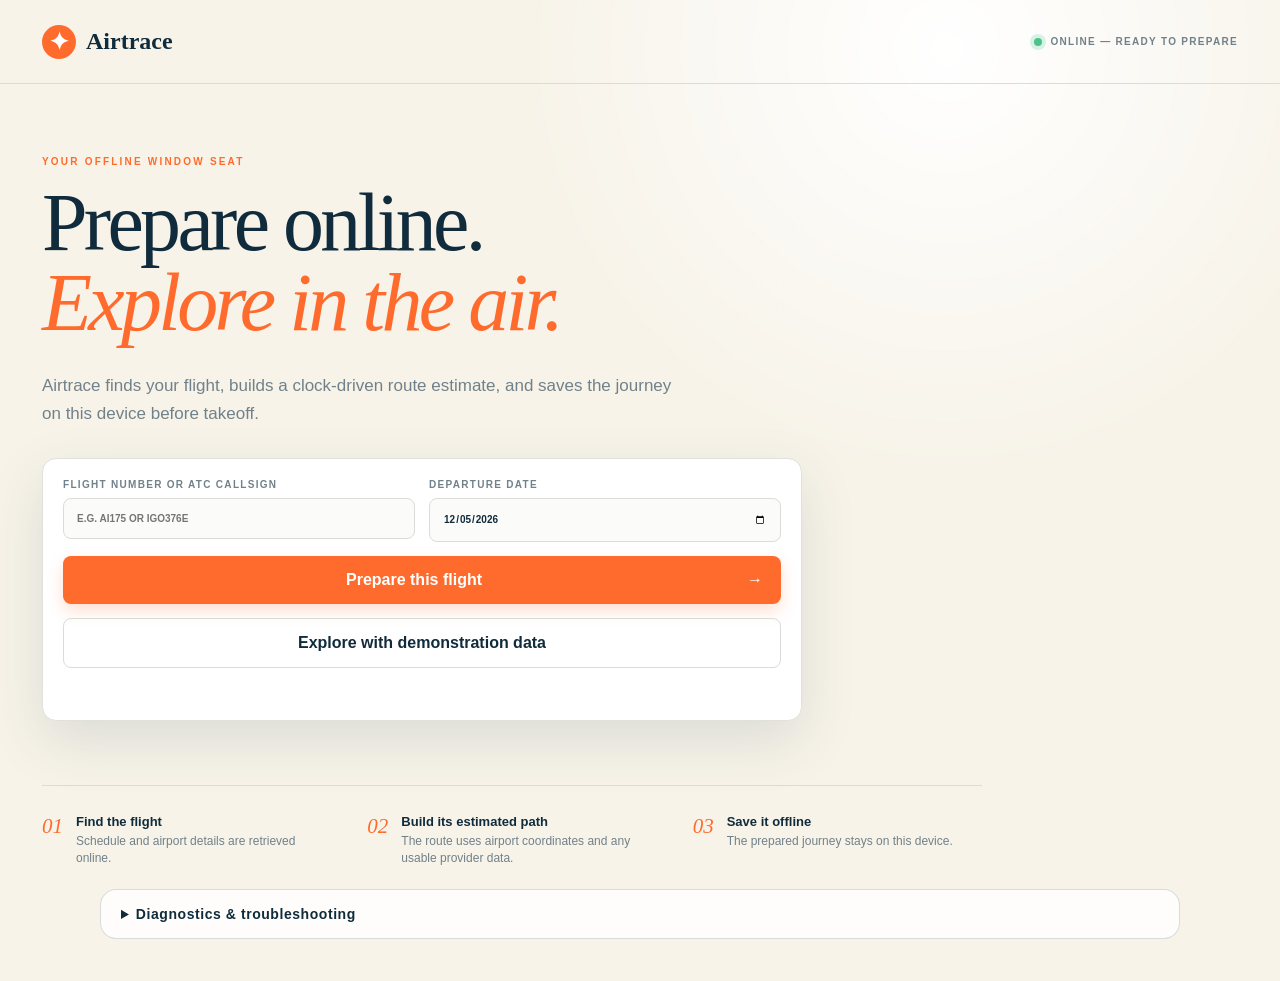
<file: index.html>
<!doctype html>
<html lang="en">
<head>
  <meta charset="utf-8">
  <meta name="viewport" content="width=device-width, initial-scale=1">
  <meta name="theme-color" content="#102c3c">

  <meta
    name="description"
    content="Prepare a flight online, then follow its estimated route offline."
  >

  <link rel="manifest" href="./manifest.webmanifest">

  <link
    rel="stylesheet"
    href="./vendor/maplibre-gl.css?v=5.19.0"
  >

  <link rel="stylesheet" href="./styles.css?v=4">

  <style>
    html {
      width: 100%;
      overflow-x: hidden;
      -webkit-text-size-adjust: 100%;
    }
    body {
      width: 100%;
      min-width: 0;
      overflow-x: hidden;
    }
    .location-strip {
      margin-top: 18px;
      padding: 18px 22px;
      border: 1px solid rgba(16, 44, 60, .16);
      border-radius: 16px;
      background: rgba(255, 255, 255, .8);
      display: flex;
      align-items: center;
      justify-content: space-between;
      gap: 20px;
    }
    .location-strip span,
    .timeline-time span {
      display: block;
      color: #71838d;
      font-size: 11px;
      font-weight: 800;
      letter-spacing: .14em;
    }
    .location-strip strong { color: #102c3c; font-size: 24px; }
    .location-strip small { color: #71838d; text-align: right; }
    .turbulence-panel {
      margin-top: 18px;
      padding: 18px 22px;
      border: 1px solid rgba(16, 44, 60, .16);
      border-radius: 16px;
      background: rgba(255, 255, 255, .88);
      display: grid;
      grid-template-columns: minmax(0, 1fr) auto;
      gap: 18px;
      align-items: center;
    }
    .turbulence-panel span {
      display: block;
      color: #71838d;
      font-size: 11px;
      font-weight: 800;
      letter-spacing: .14em;
    }
    .turbulence-panel strong { display: block; margin-top: 4px; color: #102c3c; font-size: 20px; }
    .turbulence-panel small { display: block; margin-top: 4px; color: #71838d; line-height: 1.45; }
    .turbulence-badge {
      min-width: 90px;
      padding: 10px 13px;
      border-radius: 999px;
      color: #102c3c;
      background: #e9f7f0;
      text-align: center;
      font-size: 12px;
      font-weight: 900;
      letter-spacing: .08em;
    }
    .turbulence-panel.advisory .turbulence-badge { color: #7a2d0d; background: #fff0e8; }
    .distance-remaining { color: #102c3c !important; font-weight: 800; }
    .diagnostics-panel {
      width: min(1080px, 100%);
      margin: 22px auto 0;
      padding: 0;
      border: 1px solid rgba(16, 44, 60, .16);
      border-radius: 16px;
      background: rgba(255, 255, 255, .82);
      color: #102c3c;
    }
    .diagnostics-panel summary {
      padding: 16px 20px;
      cursor: pointer;
      font-size: 14px;
      font-weight: 850;
      letter-spacing: .04em;
    }
    .diagnostics-content { padding: 0 20px 20px; }
    .diagnostics-content p,
    .diagnostics-content small { color: #71838d; line-height: 1.5; }
    .diagnostics-content small { display: block; margin-top: 9px; }
    .diagnostics-option {
      display: flex;
      align-items: flex-start;
      gap: 9px;
      margin: 14px 0;
      color: #102c3c;
      font-size: 13px;
      font-weight: 700;
    }
    .diagnostics-option input { width: 18px; height: 18px; flex: 0 0 auto; }
    .diagnostics-actions { display: flex; flex-wrap: wrap; gap: 8px; }
    .diagnostics-actions button {
      min-height: 42px;
      padding: 9px 14px;
      border: 1px solid rgba(16, 44, 60, .18);
      border-radius: 999px;
      background: #fff;
      color: #102c3c;
      font: inherit;
      font-size: 13px;
      font-weight: 800;
      cursor: pointer;
    }
    .diagnostics-actions .diagnostics-primary { background: #102c3c; color: #fff; }
    .sensor-panel {
      margin-top: 18px;
      padding: 18px 22px;
      border: 1px solid rgba(16, 44, 60, .16);
      border-radius: 16px;
      background: rgba(255, 255, 255, .88);
      display: grid;
      grid-template-columns: minmax(0, 1fr) auto;
      align-items: center;
      gap: 16px;
    }
    .sensor-copy span,
    .milestone-heading span,
    .milestone-card span {
      display: block;
      color: #71838d;
      font-size: 11px;
      font-weight: 800;
      letter-spacing: .14em;
    }
    .sensor-copy strong { color: #102c3c; font-size: 19px; }
    .sensor-copy small { display: block; margin-top: 3px; color: #71838d; }
    .sensor-actions { display: flex; flex-wrap: wrap; justify-content: flex-end; gap: 8px; }
    .sensor-actions button {
      min-height: 42px;
      padding: 9px 13px;
      border: 1px solid rgba(16, 44, 60, .18);
      border-radius: 999px;
      background: #fff;
      color: #102c3c;
      font: inherit;
      font-size: 13px;
      font-weight: 800;
      cursor: pointer;
    }
    .sensor-actions .sensor-primary { background: #102c3c; color: #fff; }
    .sensor-actions button:disabled { cursor: default; opacity: .55; }
    .milestone-panel {
      margin-top: 18px;
      padding: 18px 22px;
      border: 1px solid rgba(16, 44, 60, .16);
      border-radius: 16px;
      background: rgba(255, 255, 255, .88);
    }
    .milestone-heading {
      display: flex;
      align-items: end;
      justify-content: space-between;
      gap: 16px;
      margin-bottom: 14px;
    }
    .milestone-heading strong { color: #102c3c; font-size: 19px; }
    .milestone-heading small { color: #71838d; text-align: right; }
    .milestone-grid {
      display: grid;
      grid-template-columns: repeat(3, minmax(0, 1fr));
      gap: 10px;
    }
    .milestone-card {
      min-width: 0;
      padding: 13px;
      border: 1px solid rgba(16, 44, 60, .13);
      border-radius: 12px;
      background: #fff;
    }
    .milestone-card strong {
      display: block;
      margin-top: 4px;
      color: #102c3c;
      font-size: 18px;
    }
    .milestone-card small {
      display: block;
      min-height: 32px;
      margin: 3px 0 10px;
      color: #71838d;
      line-height: 1.35;
    }
    .milestone-card button {
      width: 100%;
      min-height: 38px;
      padding: 8px 10px;
      border: 1px solid rgba(16, 44, 60, .18);
      border-radius: 999px;
      background: #fff;
      color: #102c3c;
      font: inherit;
      font-size: 12px;
      font-weight: 800;
      cursor: pointer;
    }
    .milestone-card.confirmed {
      border-color: rgba(255, 107, 44, .42);
      background: rgba(255, 107, 44, .055);
    }
    .milestone-card.confirmed button { background: #102c3c; color: #fff; }
    .timeline-time {
      margin-bottom: 8px;
      display: grid;
      grid-template-columns: 1fr 1fr 1fr;
      align-items: end;
    }
    .timeline-time div:nth-child(2) { text-align: center; }
    .timeline-time div:last-child { text-align: right; }
    .timeline-time strong { color: #102c3c; font-size: 15px; }
    .timeline-time .current-time strong { color: #ff6b2c; font-size: 18px; }
    .remaining .live-clock {
      display: block;
      margin-top: 7px;
      color: #102c3c;
      font-size: 13px;
      font-weight: 800;
      font-variant-numeric: tabular-nums;
      letter-spacing: .03em;
    }
    .remaining-value-row {
      display: flex;
      align-items: baseline;
      justify-content: flex-end;
      gap: 12px;
    }
    .remaining-value-row .distance-remaining {
      margin: 0;
      padding: 5px 9px;
      border: 1px solid rgba(16, 44, 60, .14);
      border-radius: 999px;
      background: rgba(255, 255, 255, .78);
      color: #102c3c;
      font-size: 12px;
      font-weight: 800;
      white-space: nowrap;
    }
    .metrics { grid-template-columns: 1.25fr repeat(4, minmax(0, 1fr)) !important; }
    .coordinates-value {
      display: flex;
      align-items: center;
      justify-content: space-between;
      gap: 10px;
    }
    .heading-compass {
      width: 40px;
      height: 40px;
      flex: 0 0 40px;
      display: grid;
      place-items: center;
      border: 1px solid rgba(16, 44, 60, .16);
      border-radius: 50%;
      color: #ff6b2c;
      background: #fff8f3;
    }
    .heading-compass i {
      display: block;
      font-size: 22px;
      font-style: normal;
      line-height: 1;
      transform: rotate(0deg);
      transition: transform .35s ease;
    }
    .metric-speed strong { white-space: nowrap; }
    #previewSlider {
      width: 100%;
      height: 36px;
      margin-top: 5px;
      appearance: none;
      -webkit-appearance: none;
      background: transparent;
      cursor: pointer;
    }
    #previewSlider::-webkit-slider-runnable-track {
      height: 3px;
      border-radius: 3px;
      background: linear-gradient(90deg, #ff6b2c 0 var(--slider-progress, 0%), #dfe5e6 var(--slider-progress, 0%) 100%);
    }
    #previewSlider::-webkit-slider-thumb {
      width: 38px;
      height: 38px;
      margin-top: -18px;
      border: 3px solid #fff;
      border-radius: 50%;
      appearance: none;
      -webkit-appearance: none;
      background-color: #ff6b2c;
      background-image: url("data:image/svg+xml,%3Csvg xmlns='http://www.w3.org/2000/svg' viewBox='0 0 32 32'%3E%3Cg transform='rotate(90 16 16)'%3E%3Cpath fill='white' d='M16 3l3 10 9 4v3l-9-2-1 7 4 3v2l-6-2-6 2v-2l4-3-1-7-9 2v-3l9-4 3-10z'/%3E%3C/g%3E%3C/svg%3E");
      background-position: center;
      background-repeat: no-repeat;
      background-size: 25px;
      box-shadow: 0 3px 9px rgba(16, 44, 60, .28);
    }
    #previewSlider::-moz-range-track { height: 3px; border-radius: 3px; background: #dfe5e6; }
    #previewSlider::-moz-range-progress { height: 3px; border-radius: 3px; background: #ff6b2c; }
    #previewSlider::-moz-range-thumb {
      width: 34px;
      height: 34px;
      border: 3px solid #fff;
      border-radius: 50%;
      background: #ff6b2c;
      box-shadow: 0 3px 9px rgba(16, 44, 60, .28);
    }
    #mapCanvas .plane-marker {
      display: none !important;
    }
    #mapCanvas .plane-marker svg {
      width: 46px;
      height: 46px;
    }
    #mapCanvas .plane-marker::before,
    #mapCanvas .plane-marker::after {
      inset: 2px;
    }
    @media (max-width: 650px) {
      .topbar,
      main,
      .setup,
      .tracker,
      .prepare-card,
      .fields,
      .fields label,
      .route-meta,
      .map,
      .metrics,
      .location-strip,
      .sensor-panel,
      .milestone-panel,
      .turbulence-panel,
      .diagnostics-panel,
      .timeline {
        width: 100%;
        min-width: 0;
        max-width: 100%;
      }
      .topbar,
      main {
        padding-left: 14px;
        padding-right: 14px;
      }
      .setup { padding-top: 38px; }
      .intro h1 {
        max-width: 100%;
        font-size: clamp(40px, 12vw, 48px);
        overflow-wrap: anywhere;
      }
      .lede { font-size: 15px; }
      .prepare-card { padding: 15px; }
      .fields input,
      #flightNumber,
      #flightDate {
        display: block;
        width: 100%;
        min-width: 0;
        max-width: 100%;
        font-size: 16px !important;
        line-height: 1.25;
      }
      .primary,
      .secondary {
        min-height: 50px;
        white-space: normal;
        font-size: 16px;
      }
      .flight-heading h1 {
        max-width: 100%;
        overflow-wrap: anywhere;
      }
      .remaining-value-row { justify-content: flex-start; flex-wrap: wrap; }
      .route-meta span { max-width: 100%; }
      .map {
        height: 42svh;
        min-height: 280px;
        max-height: 420px;
      }
      .map-loading {
        padding: 20px;
        text-align: center;
        white-space: normal;
      }
      .estimate-pill {
        max-width: calc(100% - 88px);
        white-space: nowrap;
      }
      .location-strip { align-items: flex-start; flex-direction: column; }
      .location-strip small { text-align: left; }
      .sensor-panel { grid-template-columns: 1fr; padding: 15px; }
      .turbulence-panel { grid-template-columns: 1fr; padding: 15px; }
      .turbulence-badge { justify-self: start; }
      .diagnostics-panel summary { padding: 15px; }
      .diagnostics-content { padding: 0 15px 15px; }
      .diagnostics-actions button { flex: 1 1 145px; }
      .sensor-actions { justify-content: flex-start; }
      .sensor-actions button { flex: 1 1 145px; }
      .milestone-panel { padding: 15px; }
      .milestone-heading { align-items: flex-start; flex-direction: column; }
      .milestone-heading small { text-align: left; }
      .milestone-grid { grid-template-columns: 1fr; }
      .metrics { grid-template-columns: 1fr 1fr !important; }
      .metrics .metric-wide { grid-column: 1 / -1; }
      .metrics .metric-altitude { border-right: 1px solid rgba(16, 44, 60, .16); }
      .metrics .metric-speed { border-right: 0; }
      .timeline { padding: 14px; }
      #previewSlider { min-height: 32px; }
    }
  </style>

  <title>Airtrace — Offline Flight Tracker</title>
</head>

<body>
  <header class="topbar">
    <a class="brand" href="./" aria-label="Airtrace home">
      <span>✦</span>
      Airtrace
    </a>

    <div class="network" id="network">
      <i></i>
      <b>Checking connection</b>
    </div>
  </header>

  <main>
    <!-- Flight search screen -->
    <section class="setup" id="setupView">
      <div class="intro">
        <p class="kicker">YOUR OFFLINE WINDOW SEAT</p>

        <h1>
          Prepare online.<br>
          <em>Explore in the air.</em>
        </h1>

        <p class="lede">
          Airtrace finds your flight, builds a clock-driven route estimate,
          and saves the journey on this device before takeoff.
        </p>
      </div>

      <form class="prepare-card" id="prepareForm">
        <div class="fields">
          <label>
            Flight number or ATC callsign

            <input
              id="flightNumber"
              placeholder="e.g. AI175 or IGO376E"
              autocomplete="off"
              required
            >
          </label>

          <label>
            Departure date

            <input
              id="flightDate"
              type="date"
              required
            >
          </label>
        </div>

        <button class="primary" id="prepareButton">
          Prepare this flight
          <span>→</span>
        </button>

        <button class="secondary" id="demoButton" type="button">
          Explore with demonstration data
        </button>

        <div class="message" id="message" role="status"></div>
      </form>

      <div class="steps">
        <article>
          <b>01</b>

          <div>
            <strong>Find the flight</strong>

            <span>
              Schedule and airport details are retrieved online.
            </span>
          </div>
        </article>

        <article>
          <b>02</b>

          <div>
            <strong>Build its estimated path</strong>

            <span>
              The route uses airport coordinates and any usable provider data.
            </span>
          </div>
        </article>

        <article>
          <b>03</b>

          <div>
            <strong>Save it offline</strong>

            <span>
              The prepared journey stays on this device.
            </span>
          </div>
        </article>
      </div>
    </section>

    <!-- Saved flight tracker screen -->
    <section class="tracker hidden" id="trackerView">
      <div class="flight-heading">
        <div>
          <p class="kicker" id="flightIdentity"></p>

          <h1>
            <span id="originCity"></span>
            <i>→</i>
            <span id="destinationCity"></span>
          </h1>
        </div>

        <div class="remaining">
          <span id="phaseLabel">TIME REMAINING</span>
          <div class="remaining-value-row">
            <strong id="remainingTime">—</strong>
            <small class="distance-remaining" id="distanceRemaining">— km remaining</small>
          </div>
          <small id="arrivalTime"></small>
          <small class="live-clock" id="liveClock" aria-label="Current device time"></small>
        </div>
      </div>

      <div class="route-meta">
        <span id="routeSource"></span>
        <span id="savedStatus" aria-live="polite">Saved for offline use</span>

        <button id="refreshFlight" type="button">
          ↻ Refresh live details
        </button>

        <button id="changeFlight" type="button">
          ⌂ Track a fresh journey
        </button>
      </div>

      <div class="sensor-panel">
        <div class="sensor-copy">
          <span>PHONE SENSOR ASSIST — BETA</span>
          <strong id="sensorStatus">Simulation only</strong>
          <small id="sensorDetail">Turn this on after boarding to improve takeoff, position and landing estimates.</small>
        </div>

        <div class="sensor-actions">
          <button class="sensor-primary" id="sensorButton" type="button">Use phone location</button>
        </div>
      </div>

      <div class="milestone-panel">
        <div class="milestone-heading">
          <div>
            <span>BLOCK & FLIGHT MILESTONES</span>
            <strong>Departure to landing</strong>
          </div>
          <small>Gate departure is shown separately. Airborne timing uses confirmed runway events or a distance model.</small>
        </div>

        <div class="milestone-grid">
          <article class="milestone-card" id="doorClosedCard">
            <span>01 · GATE OUT</span>
            <strong id="doorClosedTime">—</strong>
            <small id="doorClosedDetail">Scheduled or revised gate departure</small>
            <button id="doorClosedButton" type="button">Doors closed now</button>
          </article>

          <article class="milestone-card" id="takeoffCard">
            <span>02 · WHEELS UP</span>
            <strong id="takeoffTime">—</strong>
            <small id="takeoffDetail">Takeoff or runway departure</small>
            <button id="takeoffButton" type="button">We just took off</button>
          </article>

          <article class="milestone-card" id="landedCard">
            <span>03 · WHEELS DOWN</span>
            <strong id="landedTime">—</strong>
            <small id="landedDetail">Landing or runway arrival</small>
            <button id="landedButton" type="button">We have landed</button>
          </article>

        </div>
      </div>

      <div
        class="map"
        aria-label="Estimated flight position on an interactive world map"
      >
        <div id="mapCanvas"></div>

        <div class="map-loading" id="mapLoading">
          Loading detailed map…
        </div>

        <div class="estimate-pill">
          ● &nbsp; ESTIMATED POSITION
        </div>

        <div class="offline-map-note" id="offlineMapNote">
          Offline map: only previously viewed tiles are available. Unvisited areas or extra zoom levels may appear blank.
        </div>
      </div>

      <div class="metrics">
        <article class="metric-wide">
          <span>JOURNEY</span>

          <strong id="progressText">—</strong>

          <div class="bar">
            <i id="progressBar"></i>
          </div>

          <small id="phaseDetail"></small>
        </article>

        <article class="metric-wide">
          <span id="coordinatesLabel">TRAVEL DIRECTION & POSITION</span>
          <div class="coordinates-value">
            <strong id="travelDirection">—</strong>
            <span class="heading-compass" id="headingCompass" aria-label="Aircraft heading"><i>▲</i></span>
          </div>
          <small id="headingDetail">Direction of travel unavailable</small>
          <small id="coordinateDetail"></small>
        </article>

        <article class="metric-altitude">
          <span id="altitudeLabel">ESTIMATED ALTITUDE</span>
          <strong id="altitude">—</strong>

          <small id="altitudeDetail">
            Derived from the usual route profile
          </small>
        </article>

        <article class="metric-speed">
          <span id="speedLabel">ESTIMATED SPEED</span>
          <strong id="speed">—</strong>
          <small id="speedDetail">Derived from the route estimate</small>
        </article>

        <article class="metric-wide">
          <span>ROUTE CONFIDENCE</span>
          <strong id="confidence">—</strong>
          <small id="sampleDetail"></small>
        </article>
      </div>

      <div class="location-strip">
        <div>
          <span>CURRENTLY FLYING OVER</span>
          <strong id="flyingOver">—</strong>
        </div>
        <small id="flyingOverDetail">Estimated from the simulated route</small>
      </div>

      <div class="turbulence-panel" id="turbulencePanel">
        <div>
          <span>TURBULENCE OUTLOOK</span>
          <strong id="turbulenceTitle">Not checked</strong>
          <small id="turbulenceDetail">Refresh while online before departure to check published aviation advisories.</small>
        </div>
        <div class="turbulence-badge" id="turbulenceBadge">ADVISORY</div>
      </div>

      <div class="timeline">
        <div class="timeline-time">
          <div><span>TAKEOFF</span><strong id="originTime">—</strong></div>
          <div class="current-time"><span>SIMULATED TIME</span><strong id="currentFlightTime">—</strong></div>
          <div><span>LANDING</span><strong id="destinationTime">—</strong></div>
        </div>
        <div class="timeline-labels">
          <b id="originCode"></b>
          <span>Preview journey</span>
          <b id="destinationCode"></b>
        </div>

        <input
          id="previewSlider"
          type="range"
          min="0"
          max="100"
          value="0"
          aria-label="Preview flight progress"
        >

        <div class="timeline-actions">
          <button id="clockButton" type="button">
            Return to device clock
          </button>
        </div>
      </div>

      <p class="disclaimer">
        This is a clock-driven estimate based on the prepared route.
        It is not live aircraft tracking and will not reflect diversions,
        holding patterns, weather avoidance, or air-traffic-control changes.
      </p>
    </section>

    <details class="diagnostics-panel" id="diagnosticsPanel">
      <summary>Diagnostics &amp; troubleshooting</summary>
      <div class="diagnostics-content">
        <p>AirTrace keeps a seven-day diagnostic log on this device. Nothing is sent automatically.</p>
        <label class="diagnostics-option">
          <input id="includePrecisePosition" type="checkbox">
          <span>Include the current precise position in this report</span>
        </label>
        <div class="diagnostics-actions">
          <button class="diagnostics-primary" id="sendDiagnostics" type="button">Send to AirTrace</button>
          <button id="shareDiagnostics" type="button">Share report</button>
          <button id="downloadDiagnostics" type="button">Download JSON</button>
          <button id="clearDiagnostics" type="button">Clear logs</button>
        </div>
        <small id="diagnosticsStatus">Preparing diagnostics…</small>
      </div>
    </details>
  </main>

  <script src="./vendor/maplibre-gl.js?v=5.19.0"></script>
  <script>
    window.AIRTRACE_CONFIG = {
      API_BASE_URL: "https://airtrace-api.gavriankur.workers.dev"
    };
  </script>
  <script>
const STORAGE_KEY = "airtrace.preparedJourney.v2";
const APP_VERSION = "33";
const DIAGNOSTIC_LOG_KEY = "airtrace.diagnostics.v1";
const DIAGNOSTIC_INSTALL_KEY = "airtrace.installationId.v1";
const DIAGNOSTIC_RETENTION_MS = 7 * 24 * 60 * 60 * 1000;
const DIAGNOSTIC_MAX_EVENTS = 300;
const config = window.AIRTRACE_CONFIG || {};
const $ = id => document.getElementById(id);

const diagnosticLastValues = new Map();

function safeDiagnosticText(value, limit = 500) {
  return String(value ?? "").replace(/[\r\n]+/g, " ").slice(0, limit);
}

function diagnosticInstallationId() {
  let id = localStorage.getItem(DIAGNOSTIC_INSTALL_KEY);
  if (!id) {
    id = globalThis.crypto?.randomUUID?.() || `airtrace-${Date.now().toString(36)}-${Math.random().toString(36).slice(2, 10)}`;
    localStorage.setItem(DIAGNOSTIC_INSTALL_KEY, id);
  }
  return id;
}

function readDiagnosticEvents() {
  try {
    const parsed = JSON.parse(localStorage.getItem(DIAGNOSTIC_LOG_KEY) || "[]");
    const cutoff = Date.now() - DIAGNOSTIC_RETENTION_MS;
    return (Array.isArray(parsed) ? parsed : []).filter(event => Date.parse(event.at) >= cutoff).slice(-DIAGNOSTIC_MAX_EVENTS);
  } catch (_) {
    return [];
  }
}

function updateDiagnosticsStatus(message = "") {
  const element = $("diagnosticsStatus");
  if (!element) return;
  const count = readDiagnosticEvents().length;
  element.textContent = message || `${count} event${count === 1 ? "" : "s"} stored locally · automatically removed after seven days · AirTrace v${APP_VERSION}`;
}

function logDiagnostic(type, details = {}) {
  try {
    const events = readDiagnosticEvents();
    events.push({
      at: new Date().toISOString(),
      type: safeDiagnosticText(type, 80),
      details
    });
    localStorage.setItem(DIAGNOSTIC_LOG_KEY, JSON.stringify(events.slice(-DIAGNOSTIC_MAX_EVENTS)));
    updateDiagnosticsStatus();
  } catch (_) {}
}

function logDiagnosticChange(key, value, type, details = {}) {
  const serialized = JSON.stringify(value);
  if (diagnosticLastValues.get(key) === serialized) return;
  diagnosticLastValues.set(key, serialized);
  logDiagnostic(type, details);
}

function currentDiagnosticPosition() {
  if (!journey) return null;
  if (sensorState.status === "locked" && sensorState.fix) return { source: "phone", lat: sensorState.fix.lat, lon: sensorState.fix.lon };
  const live = providerLiveLocation();
  if (live) return { source: "provider", lat: live.lat, lon: live.lon };
  const point = interpolateRoute(journey.route.points, effectiveProgress());
  return { source: "simulation", lat: point.lat, lon: point.lon };
}

function buildDiagnosticReport(includePrecisePosition = false) {
  const tracking = journey?.tracking || {};
  const report = {
    reportSchema: 1,
    appVersion: APP_VERSION,
    generatedAt: new Date().toISOString(),
    installationId: diagnosticInstallationId(),
    environment: {
      userAgent: safeDiagnosticText(navigator.userAgent, 300),
      language: navigator.language || null,
      online: navigator.onLine,
      standalone: Boolean(window.matchMedia?.("(display-mode: standalone)")?.matches || navigator.standalone),
      serviceWorkerControlled: Boolean(navigator.serviceWorker?.controller)
    },
    journey: journey ? {
      flight: journey.flight?.ident || null,
      route: `${journey.flight?.origin?.code || "?"}-${journey.flight?.destination?.code || "?"}`,
      preparedAt: journey.preparedAt || null,
      providerSchema: journey.schemaVersion || null,
      progressPercent: Math.round(effectiveProgress() * 100),
      sensorStatus: sensorState.status,
      mapReady,
      takeoffSource: tracking.takeoffSource || null,
      landingSource: tracking.landingSource || null
    } : null,
    precisePositionIncluded: Boolean(includePrecisePosition),
    events: readDiagnosticEvents()
  };
  if (includePrecisePosition) report.currentPosition = currentDiagnosticPosition();
  return report;
}

function diagnosticFilename() {
  const stamp = new Date().toISOString().replace(/[:.]/g, "-");
  return `airtrace-diagnostics-v${APP_VERSION}-${stamp}.json`;
}

function reportFile(report) {
  return new File([JSON.stringify(report, null, 2)], diagnosticFilename(), { type: "application/json" });
}

async function sendDiagnosticReport() {
  const apiBase = (config.API_BASE_URL || "").replace(/\/$/, "");
  if (!navigator.onLine) {
    updateDiagnosticsStatus("You are offline. The report remains on this phone; send it after reconnecting.");
    return;
  }
  if (!apiBase) {
    updateDiagnosticsStatus("The diagnostic service is not configured. Download or share the report instead.");
    return;
  }
  const button = $("sendDiagnostics");
  button.disabled = true;
  button.textContent = "Sending…";
  try {
    logDiagnostic("diagnostic_send_requested");
    const report = buildDiagnosticReport($("includePrecisePosition").checked);
    const response = await fetch(`${apiBase}/diagnostics`, {
      method: "POST",
      headers: { "Content-Type": "application/json" },
      body: JSON.stringify(report)
    });
    const body = await response.json().catch(() => ({}));
    if (!response.ok) throw new Error(body.error || `Diagnostic service returned ${response.status}`);
    logDiagnostic("diagnostic_send_succeeded", { reportId: body.reportId });
    updateDiagnosticsStatus(`Sent successfully · report ID ${body.reportId}`);
  } catch (error) {
    logDiagnostic("diagnostic_send_failed", { message: safeDiagnosticText(error.message) });
    updateDiagnosticsStatus(`${error.message || "The report could not be sent."} You can still share or download it.`);
  } finally {
    button.disabled = false;
    button.textContent = "Send to AirTrace";
  }
}

async function shareDiagnosticReport() {
  logDiagnostic("diagnostic_share_requested");
  const report = buildDiagnosticReport($("includePrecisePosition").checked);
  try {
    const file = reportFile(report);
    if (!navigator.share || (navigator.canShare && !navigator.canShare({ files: [file] }))) {
      downloadDiagnosticReport();
      updateDiagnosticsStatus("File sharing is unavailable in this browser, so the JSON report was downloaded.");
      return;
    }
    await navigator.share({ title: "AirTrace diagnostic report", text: "AirTrace diagnostic report", files: [file] });
    logDiagnostic("diagnostic_share_completed");
  } catch (error) {
    if (error?.name !== "AbortError") updateDiagnosticsStatus(`The report could not be shared: ${safeDiagnosticText(error.message)}`);
  }
}

function downloadDiagnosticReport() {
  logDiagnostic("diagnostic_downloaded");
  const report = buildDiagnosticReport($("includePrecisePosition").checked);
  const url = URL.createObjectURL(new Blob([JSON.stringify(report, null, 2)], { type: "application/json" }));
  const anchor = document.createElement("a");
  anchor.href = url;
  anchor.download = diagnosticFilename();
  document.body.appendChild(anchor);
  anchor.click();
  anchor.remove();
  setTimeout(() => URL.revokeObjectURL(url), 1000);
  updateDiagnosticsStatus("Diagnostic JSON downloaded. No data was sent automatically.");
}

function clearDiagnosticEvents() {
  localStorage.removeItem(DIAGNOSTIC_LOG_KEY);
  diagnosticLastValues.clear();
  updateDiagnosticsStatus("Diagnostic events cleared from this device.");
}

let journey = null;
let previewProgress = null;
let clockTimer = null;
let altitudeTimer = null;
let climbAltitudeCount = null;
let finalAltitudeCount = null;
let refreshTimer = null;
let animationFrame = null;
let map = null;
let planeMarker = null;
let mapReady = false;
let sensorWatchId = null;
let lastRefreshAt = 0;
let refreshInFlight = false;
let nearbyPlaceCache = null;
const sensorState = {
  enabled: false,
  status: "off",
  fix: null,
  previousFix: null,
  routeProgress: null,
  airborneVotes: 0,
  landedVotes: 0
};
const WATER_REGIONS = [
  ["Bay of Bengal", 78, 4, 101, 24],
  ["Andaman Sea", 92, 4, 101, 21],
  ["Arabian Sea", 48, 4, 78, 26],
  ["Red Sea", 32, 12, 44, 30],
  ["Persian Gulf", 47, 23, 57, 31],
  ["Gulf of Oman", 56, 22, 64, 27],
  ["Gulf of Aden", 43, 10, 52, 16],
  ["South China Sea", 99, -3, 122, 25],
  ["East China Sea", 117, 23, 131, 34],
  ["Philippine Sea", 122, 5, 145, 30],
  ["Sea of Japan", 127, 33, 142, 52],
  ["Mediterranean Sea", -6, 30, 37, 47],
  ["Black Sea", 27, 40, 42, 48],
  ["Caspian Sea", 46, 35, 55, 48],
  ["Baltic Sea", 9, 53, 31, 66],
  ["North Sea", -5, 50, 10, 62],
  ["Caribbean Sea", -90, 9, -59, 24],
  ["Gulf of Mexico", -98, 18, -80, 31]
];
const PLACE_REGION_NAMES = {
  agra:"Uttar Pradesh", ahmedabad:"Gujarat", ajmer:"Rajasthan", amritsar:"Punjab", ayodhya:"Uttar Pradesh",
  ballari:"Karnataka", bellary:"Karnataka", bengaluru:"Karnataka", bangalore:"Karnataka", belagavi:"Karnataka", belgaum:"Karnataka",
  chamarajanagar:"Karnataka", chikmagalur:"Karnataka", chikkamagaluru:"Karnataka", davanagere:"Karnataka", gadag:"Karnataka",
  bhopal:"Madhya Pradesh", bhubaneswar:"Odisha", chandigarh:"Chandigarh", chennai:"Tamil Nadu", coimbatore:"Tamil Nadu",
  dehradun:"Uttarakhand", delhi:"Delhi", dharwad:"Karnataka", goa:"Goa", gorakhpur:"Uttar Pradesh", guwahati:"Assam",
  hassan:"Karnataka", hospet:"Karnataka", hosapete:"Karnataka", hunsur:"Karnataka", hubballi:"Karnataka", hubli:"Karnataka", hyderabad:"Telangana", imphal:"Manipur", indore:"Madhya Pradesh",
  jaipur:"Rajasthan", jaisalmer:"Rajasthan", jammu:"Jammu and Kashmir", jamnagar:"Gujarat", jodhpur:"Rajasthan",
  kannur:"Kerala", kanpur:"Uttar Pradesh", kochi:"Kerala", cochin:"Kerala", kolhapur:"Maharashtra", kolkata:"West Bengal",
  kozhikode:"Kerala", lucknow:"Uttar Pradesh", ludhiana:"Punjab", madikeri:"Karnataka", madurai:"Tamil Nadu", mandya:"Karnataka", mangaluru:"Karnataka", mangalore:"Karnataka",
  mumbai:"Maharashtra", mysuru:"Karnataka", mysore:"Karnataka", nagpur:"Maharashtra", nashik:"Maharashtra", newdelhi:"Delhi",
  panaji:"Goa", patna:"Bihar", prayagraj:"Uttar Pradesh", pune:"Maharashtra", raipur:"Chhattisgarh", rajkot:"Gujarat",
  ranchi:"Jharkhand", shillong:"Meghalaya", shimla:"Himachal Pradesh", srinagar:"Jammu and Kashmir", surat:"Gujarat",
  thiruvananthapuram:"Kerala", tiruchirappalli:"Tamil Nadu", udaipur:"Rajasthan", vadodara:"Gujarat", varanasi:"Uttar Pradesh",
  vijayawada:"Andhra Pradesh", visakhapatnam:"Andhra Pradesh"
};

function placeRegionName(name, properties = {}) {
  const supplied = properties.region || properties.state || properties.province || properties["addr:state"] || properties["name:state"];
  if (supplied) return String(supplied);
  const key = String(name || "").normalize("NFD").replace(/[\u0300-\u036f]/g, "").toLowerCase().replace(/[^a-z]/g, "");
  return PLACE_REGION_NAMES[key] || null;
}

function saveJourney() {
  if (journey) localStorage.setItem(STORAGE_KEY, JSON.stringify(journey));
}

function setDefaultDate() {
  const today = new Date();
  const year = today.getFullYear();
  const month = String(today.getMonth() + 1).padStart(2, "0");
  const day = String(today.getDate()).padStart(2, "0");
  $("flightDate").value = `${year}-${month}-${day}`;
}

function setNetworkState() {
  const online = navigator.onLine;
  logDiagnosticChange("network", online, "network_state", { online });
  document.body.classList.toggle("offline", !online);
  $("network").classList.toggle("offline", !online);
  $("network").querySelector("b").textContent = online ? "Online — ready to prepare" : "Offline — using saved data";
  if (journey) renderTracker();
}

function cleanFlightNumber(value) {
  return String(value || "").toUpperCase().replace(/[^A-Z0-9]/g, "");
}

function departureDateForRefresh() {
  const savedDate = String(journey?.lookup?.date || "");
  if (/^\d{4}-\d{2}-\d{2}$/.test(savedDate)) return savedDate;
  const source = journey?.flight?.scheduledDepartureUtc || journey?.flight?.departureUtc;
  const timestamp = flightTimestamp(source);
  if (!Number.isFinite(timestamp)) return null;
  try {
    const parts = new Intl.DateTimeFormat("en-US", {
      timeZone: journey?.flight?.origin?.timeZone || "UTC",
      year: "numeric", month: "2-digit", day: "2-digit"
    }).formatToParts(new Date(timestamp));
    const values = Object.fromEntries(parts.map(part => [part.type, part.value]));
    return `${values.year}-${values.month}-${values.day}`;
  } catch (_) {
    return new Date(timestamp).toISOString().slice(0, 10);
  }
}

function refreshLookupDetails() {
  if (!journey?.flight) return null;
  const flight = cleanFlightNumber(
    journey.lookup?.flight || journey.lookup?.entered || journey.flight.ident || journey.flight.callSign
  );
  const date = departureDateForRefresh();
  return flight && date ? { flight, date } : null;
}

function clamp(value, min = 0, max = 1) {
  return Math.max(min, Math.min(max, value));
}

function formatDuration(milliseconds) {
  const totalMinutes = Math.max(0, Math.round(milliseconds / 60000));
  return `${Math.floor(totalMinutes / 60)}h ${String(totalMinutes % 60).padStart(2, "0")}m`;
}

function flightTimestamp(value) {
  if (typeof value === "number") return value;
  const normalized = String(value || "").trim().replace(
    /^(\d{4}-\d{2}-\d{2})\s+/,
    "$1T"
  );
  return Date.parse(normalized);
}

function formatClock(iso, timeZone) {
  return new Intl.DateTimeFormat(undefined, {
    hour: "2-digit", minute: "2-digit", timeZone, timeZoneName: "short"
  }).format(new Date(flightTimestamp(iso)));
}

function formatLiveClock(now = new Date()) {
  const time = new Intl.DateTimeFormat(undefined, {
    hour: "2-digit", minute: "2-digit", second: "2-digit", hourCycle: "h23"
  }).format(now);
  const offsetMinutes = -now.getTimezoneOffset();
  if (offsetMinutes === 0) return `Current time ${time} GMT`;
  const sign = offsetMinutes >= 0 ? "+" : "−";
  const absolute = Math.abs(offsetMinutes);
  const hours = Math.floor(absolute / 60);
  const minutes = absolute % 60;
  return `Current time ${time} GMT${sign}${hours}${minutes ? `:${String(minutes).padStart(2, "0")}` : ""}`;
}

function updateLiveClock() {
  const element = $("liveClock");
  if (element) element.textContent = formatLiveClock();
}

function interpolateRoute(points, progress) {
  if (!points.length) return { lat: 0, lon: 0, altitudeFt: 0 };
  if (progress <= points[0].progress) return points[0];
  if (progress >= points.at(-1).progress) return points.at(-1);

  let rightIndex = points.findIndex(point => point.progress >= progress);
  let left = points[rightIndex - 1];
  let right = points[rightIndex];
  let amount = (progress - left.progress) / (right.progress - left.progress || 1);
  let longitudeDelta = right.lon - left.lon;
  if (longitudeDelta > 180) longitudeDelta -= 360;
  if (longitudeDelta < -180) longitudeDelta += 360;
  let lon = left.lon + longitudeDelta * amount;
  if (lon > 180) lon -= 360;
  if (lon < -180) lon += 360;

  return {
    lat: left.lat + (right.lat - left.lat) * amount,
    lon,
    altitudeFt: Math.round((left.altitudeFt || 0) + ((right.altitudeFt || 0) - (left.altitudeFt || 0)) * amount)
  };
}

function unwrapRoute(points) {
  const coordinates = [];
  let previous = null;
  points.forEach(point => {
    let lon = point.lon;
    if (previous !== null) {
      while (lon - previous > 180) lon -= 360;
      while (lon - previous < -180) lon += 360;
    }
    coordinates.push([lon, point.lat]);
    previous = lon;
  });
  return coordinates;
}

function routeGeoJson(progressOverride = null) {
  const coordinates = unwrapRoute(journey.route.points);
  const start = coordinates[0];
  const end = coordinates.at(-1);
  const progress = progressOverride === null
    ? (previewProgress === null ? effectiveProgress() : previewProgress)
    : progressOverride;
  const plane = interpolateRoute(journey.route.points, progress);
  const ahead = interpolateRoute(journey.route.points, Math.min(1, progress + .002));
  return {
    type: "FeatureCollection",
    features: [
      { type: "Feature", properties: { kind: "route" }, geometry: { type: "LineString", coordinates } },
      { type: "Feature", properties: { kind: "airport" }, geometry: { type: "Point", coordinates: start } },
      { type: "Feature", properties: { kind: "airport" }, geometry: { type: "Point", coordinates: end } },
      {
        type: "Feature",
        properties: { kind: "plane", bearing: bearingBetween(plane, ahead) },
        geometry: { type: "Point", coordinates: [plane.lon, plane.lat] }
      }
    ]
  };
}

function planeMapImage() {
  const size = 96;
  const canvas = document.createElement("canvas");
  canvas.width = size;
  canvas.height = size;
  const context = canvas.getContext("2d");
  context.clearRect(0, 0, size, size);
  context.beginPath();
  context.arc(48, 48, 38, 0, Math.PI * 2);
  context.fillStyle = "#ff6b2c";
  context.fill();
  context.lineWidth = 5;
  context.strokeStyle = "#ffffff";
  context.stroke();
  context.beginPath();
  context.moveTo(48, 18);
  context.lineTo(55, 43);
  context.lineTo(76, 53);
  context.lineTo(73, 61);
  context.lineTo(55, 56);
  context.lineTo(55, 74);
  context.lineTo(64, 82);
  context.lineTo(60, 87);
  context.lineTo(48, 80);
  context.lineTo(36, 87);
  context.lineTo(32, 82);
  context.lineTo(41, 74);
  context.lineTo(41, 56);
  context.lineTo(23, 61);
  context.lineTo(20, 53);
  context.lineTo(41, 43);
  context.closePath();
  context.fillStyle = "#ffffff";
  context.fill();
  const pixels = context.getImageData(0, 0, size, size);
  return { width: size, height: size, data: pixels.data };
}

function bearingBetween(a, b) {
  const toRadians = value => value * Math.PI / 180;
  const toDegrees = value => value * 180 / Math.PI;
  const lat1 = toRadians(a.lat);
  const lat2 = toRadians(b.lat);
  const deltaLon = toRadians(b.lon - a.lon);
  const y = Math.sin(deltaLon) * Math.cos(lat2);
  const x = Math.cos(lat1) * Math.sin(lat2) - Math.sin(lat1) * Math.cos(lat2) * Math.cos(deltaLon);
  return (toDegrees(Math.atan2(y, x)) + 360) % 360;
}

function fitRoute() {
  if (!mapReady || !journey) return;
  const coordinates = unwrapRoute(journey.route.points);
  if (!coordinates.length) return;

  requestAnimationFrame(() => {
    map.resize();

    const longitudes = coordinates.map(coordinate => coordinate[0]);
    const latitudes = coordinates.map(coordinate => coordinate[1]);
    const west = Math.min(...longitudes);
    const east = Math.max(...longitudes);
    const longitudeSpan = Math.max(east - west, .08);
    const progress = previewProgress === null ? effectiveProgress() : previewProgress;
    const point = interpolateRoute(journey.route.points, progress);
    const targetZoom = longitudeSpan < 6 ? 7 : longitudeSpan < 20 ? 5.5 : 4;

    map.jumpTo({
      center: [point.lon, point.lat],
      zoom: targetZoom,
      bearing: 0,
      pitch: 0
    });
    updatePlaneMarker(progress);
  });
}

function updateMapRoute() {
  if (!mapReady || !journey) return;
  const data = routeGeoJson();
  if (map.getSource("journey")) map.getSource("journey").setData(data);
  else {
    if (!map.hasImage("airtrace-plane")) map.addImage("airtrace-plane", planeMapImage(), { pixelRatio: 2 });
    map.addSource("journey", { type: "geojson", data });
    map.addLayer({ id: "journey-line-shadow", type: "line", source: "journey", filter: ["==", ["get", "kind"], "route"], paint: { "line-color": "#ffffff", "line-width": 6, "line-opacity": .82 } });
    map.addLayer({ id: "journey-line", type: "line", source: "journey", filter: ["==", ["get", "kind"], "route"], paint: { "line-color": "#ff6b2c", "line-width": 3, "line-dasharray": [2, 2] } });
    map.addLayer({ id: "journey-airports", type: "circle", source: "journey", filter: ["==", ["get", "kind"], "airport"], paint: { "circle-radius": 6, "circle-color": "#ff6b2c", "circle-stroke-color": "#ffffff", "circle-stroke-width": 2 } });
    map.addLayer({
      id: "journey-plane",
      type: "symbol",
      source: "journey",
      filter: ["==", ["get", "kind"], "plane"],
      layout: {
        "icon-image": "airtrace-plane",
        "icon-size": .72,
        "icon-allow-overlap": true,
        "icon-ignore-placement": true,
        "icon-rotation-alignment": "map",
        "icon-rotate": ["get", "bearing"]
      }
    });
  }
  const progress = previewProgress === null ? currentClockProgress() : previewProgress;
  updatePlaneMarker(progress);
  fitRoute();
}

function initializeMap() {
  if (map || !window.maplibregl) return;
  map = new maplibregl.Map({
    container: "mapCanvas",
    style: "https://tiles.openfreemap.org/styles/liberty",
    center: [0, 24],
    zoom: 1.2,
    attributionControl: true,
    renderWorldCopies: true
  });
  map.addControl(new maplibregl.NavigationControl({ showCompass: false }), "top-right");
  map.on("load", () => {
    mapReady = true;
    logDiagnostic("map_loaded");
    $("mapLoading").classList.add("ready");
    updateMapRoute();
  });
  map.on("error", event => {
    if (!mapReady && !navigator.onLine) $("mapLoading").textContent = "Offline map detail was not cached — route data is still saved";
    if (event?.error) console.warn("Map resource unavailable", event.error.message);
    logDiagnosticChange("map_error", event?.error?.message || "unknown", "map_error", {
      message: safeDiagnosticText(event?.error?.message || "Map resource unavailable")
    });
  });
}

function distanceMetres(a, b) {
  const radians = value => value * Math.PI / 180;
  const lat1 = radians(a.lat);
  const lat2 = radians(b.lat);
  const deltaLat = lat2 - lat1;
  const deltaLon = radians(b.lon - a.lon);
  const h = Math.sin(deltaLat / 2) ** 2 + Math.cos(lat1) * Math.cos(lat2) * Math.sin(deltaLon / 2) ** 2;
  return 12742000 * Math.asin(Math.min(1, Math.sqrt(h)));
}

function nearestRouteProgress(fix) {
  let best = { progress: 0, distance: Infinity };
  for (const point of journey.route.points) {
    const distance = distanceMetres(fix, point);
    if (distance < best.distance) best = { progress: point.progress, distance };
  }
  return best;
}

function providerLiveLocation() {
  const fix = journey?.flight?.liveLocation;
  if (!fix || !Number.isFinite(Number(fix.lat)) || !Number.isFinite(Number(fix.lon))) return null;
  const reportedAt = optionalTimestamp(fix.reportedAtUtc);
  if (!reportedAt) return null;
  const age = Date.now() - reportedAt;
  if (age < -5 * 60000 || age > 15 * 60000) return null;
  return {
    lat: Number(fix.lat),
    lon: Number(fix.lon),
    altitudeFt: Number.isFinite(Number(fix.altitudeFt)) ? Number(fix.altitudeFt) : null,
    groundSpeedKt: Number.isFinite(Number(fix.groundSpeedKt)) ? Number(fix.groundSpeedKt) : null,
    trueTrackDeg: Number.isFinite(Number(fix.trueTrackDeg)) ? Number(fix.trueTrackDeg) : null,
    reportedAt
  };
}

function providerConfirmedLanding() {
  const status = String(journey?.flight?.status || "");
  const landing = optionalTimestamp(journey?.flight?.arrivalRunwayUtc);
  return /arrived|landed/i.test(status) && landing && landing <= Date.now() + 5 * 60000
    ? landing
    : null;
}

function trackingState() {
  if (!journey.tracking) journey.tracking = {};
  return journey.tracking;
}

function optionalTimestamp(value) {
  const timestamp = value ? flightTimestamp(value) : NaN;
  return Number.isFinite(timestamp) ? timestamp : null;
}

function greatCircleDistanceKm() {
  const supplied = Number(journey.flight.greatCircleDistanceKm);
  if (Number.isFinite(supplied) && supplied > 0) return supplied;
  return Math.round(distanceMetres(journey.flight.origin, journey.flight.destination) / 1000);
}

function distanceBasedAirborneMinutes() {
  const supplied = Number(journey.flight.estimatedAirborneMinutes);
  if (Number(journey.schemaVersion) >= 7 && Number.isFinite(supplied) && supplied >= 30) return supplied;

  const distanceKm = greatCircleDistanceKm();
  const aircraft = String(journey.flight.aircraftType || "");
  const turboprop = /\b(ATR|AT4|AT7|DHC|DH8|Q[1-4]00|DASH\s*8)\b/i.test(aircraft);
  let speedKmh;
  let climbAndApproachMinutes;

  if (turboprop) {
    speedKmh = 470;
    climbAndApproachMinutes = 10;
  } else if (distanceKm <= 350) {
    speedKmh = 550;
    climbAndApproachMinutes = 12;
  } else if (distanceKm <= 1000) {
    speedKmh = 650;
    climbAndApproachMinutes = 10;
  } else if (distanceKm <= 1600) {
    speedKmh = 760;
    climbAndApproachMinutes = 8;
  } else if (distanceKm <= 3500) {
    speedKmh = 830;
    climbAndApproachMinutes = 5;
  } else {
    speedKmh = 870;
    climbAndApproachMinutes = 15;
  }

  return Math.round(Math.max(30, distanceKm / speedKmh * 60 + climbAndApproachMinutes));
}

function airbornePlan(gateOut = null) {
  const distanceKm = greatCircleDistanceKm();
  const estimatedMinutes = distanceBasedAirborneMinutes();
  const estimatedMs = estimatedMinutes * 60000;
  const providerTakeoff = optionalTimestamp(journey.flight.departureRunwayUtc);
  const providerLanding = optionalTimestamp(journey.flight.arrivalRunwayUtc);
  const providerTakeoffValid = providerTakeoff !== null
    && (gateOut === null || providerTakeoff >= gateOut - 2 * 60000);
  const providerDurationMs = providerTakeoffValid && providerLanding && providerLanding > providerTakeoff
    ? providerLanding - providerTakeoff
    : null;
  const minimumPlausibleMs = Math.max(20, estimatedMinutes * .55) * 60000;
  const maximumPlausibleMs = Math.max(45, estimatedMinutes * 1.65) * 60000;
  const providerAccepted = providerDurationMs !== null
    && providerDurationMs >= minimumPlausibleMs
    && providerDurationMs <= maximumPlausibleMs;

  return {
    distanceKm,
    estimatedMinutes,
    estimatedMs,
    providerTakeoff,
    providerTakeoffValid,
    providerTakeoffRejected: providerTakeoff !== null && !providerTakeoffValid,
    providerLanding,
    providerDurationMs,
    providerAccepted,
    providerRejected: providerDurationMs !== null && !providerAccepted
  };
}

function airborneWindow() {
  const tracking = trackingState();
  const providerGateOut = optionalTimestamp(journey.flight.departureUtc) || Date.now();
  const providerGateIn = optionalTimestamp(journey.flight.arrivalUtc) || providerGateOut + 3600000;
  const baselineBlockDuration = Math.max(1800000, providerGateIn - providerGateOut);
  const gateOut = tracking.doorClosedMs || providerGateOut;
  const plan = airbornePlan(gateOut);
  let gateIn = tracking.doorOpenedMs || (tracking.doorClosedMs ? gateOut + baselineBlockDuration : providerGateIn);
  const taxiOut = 12 * 60000;
  const taxiIn = 10 * 60000;
  let timingSource = "distance";
  let takeoff;
  let landing;

  if (tracking.actualTakeoffMs) {
    takeoff = tracking.actualTakeoffMs;
    landing = tracking.actualLandingMs || takeoff + plan.estimatedMs;
    timingSource = tracking.actualLandingMs ? "confirmed" : "confirmed-takeoff-distance";
  } else if (plan.providerTakeoffValid) {
    takeoff = plan.providerTakeoff;
    landing = plan.providerAccepted ? plan.providerLanding : takeoff + plan.estimatedMs;
    timingSource = plan.providerAccepted ? "provider-runway" : "provider-takeoff-distance";
  } else {
    const revisedDeparture = optionalTimestamp(journey.flight.departureRevisedUtc);
    takeoff = tracking.doorClosedMs || !revisedDeparture ? gateOut + taxiOut : gateOut;
    landing = takeoff + plan.estimatedMs;
    timingSource = tracking.doorClosedMs
      ? "confirmed-gate-distance"
      : revisedDeparture ? "revised-departure-distance" : "gate-distance";
  }

  if (tracking.actualLandingMs) landing = tracking.actualLandingMs;
  if (!tracking.doorOpenedMs && (tracking.actualTakeoffMs || tracking.actualLandingMs)) gateIn = Math.max(gateIn, landing + taxiIn);
  if (landing <= takeoff + 60000) {
    landing = takeoff + plan.estimatedMs;
    timingSource = "distance";
  }
  return { gateOut, takeoff, landing, gateIn, timingSource, plan };
}

function plannedDuration() {
  const window = airborneWindow();
  return Math.max(60000, window.landing - window.takeoff);
}

function effectiveArrivalTime() {
  return airborneWindow().landing;
}

function effectiveProgress() {
  const tracking = trackingState();
  const window = airborneWindow();
  if (tracking.actualLandingMs || providerConfirmedLanding()) return 1;
  if (Date.now() >= window.landing) return 1;
  const liveLocation = providerLiveLocation();
  if (liveLocation) return clamp(nearestRouteProgress(liveLocation).progress, .001, .999);
  if (Number.isFinite(tracking.lastConfirmedProgress) && tracking.lastConfirmedAt) {
    const advanced = tracking.lastConfirmedProgress + Math.max(0, Date.now() - tracking.lastConfirmedAt) / plannedDuration();
    return clamp(advanced, 0, .999);
  }
  if (tracking.actualTakeoffMs) return clamp((Date.now() - tracking.actualTakeoffMs) / plannedDuration(), 0, .999);
  return clamp((Date.now() - window.takeoff) / Math.max(60000, window.landing - window.takeoff), 0, .999);
}

function sensorSpeed(fix) {
  if (Number.isFinite(fix.speed) && fix.speed >= 0 && fix.speed <= 400) return fix.speed;
  const previous = sensorState.fix;
  if (!previous) return null;
  const seconds = (fix.timestamp - previous.timestamp) / 1000;
  if (seconds < 3 || seconds > 180) return null;
  return distanceMetres(fix, previous) / seconds;
}

function sensorAltitudeReading() {
  const fix = sensorState.fix;
  if (!fix || !Number.isFinite(fix.altitude)) return null;
  const feet = Math.round(fix.altitude * 3.28084);
  if (feet < -1500 || feet > 65000) return null;
  return {
    feet,
    accuracyFeet: Number.isFinite(fix.altitudeAccuracy)
      ? Math.round(fix.altitudeAccuracy * 3.28084)
      : null
  };
}

function estimatedCruiseAltitude() {
  const minutes = plannedDuration() / 60000;
  if (minutes <= 45) return 24000;
  if (minutes <= 90) return 30000;
  if (minutes <= 180) return 35000;
  return 37000;
}

function estimatedAltitude(progress, now = Date.now()) {
  const tracking = trackingState();
  const window = airborneWindow();
  if (tracking.actualLandingMs || tracking.doorOpenedMs || providerConfirmedLanding()) {
    return { feet: 0, phase: tracking.doorOpenedMs ? "At the gate" : "On the ground · landing confirmed", confidence: "confirmed" };
  }
  if (now >= window.landing) return { feet: 0, phase: "Estimated touchdown time reached", confidence: "estimated-landed" };
  if (now <= window.takeoff && previewProgress === null) {
    return { feet: 0, phase: tracking.doorClosedMs ? "Taxiing or waiting for takeoff" : "Before takeoff", confidence: "estimated" };
  }

  const durationMinutes = plannedDuration() / 60000;
  const elapsedMinutes = previewProgress === null
    ? Math.max(0, (now - window.takeoff) / 60000)
    : progress * durationMinutes;
  const remainingMinutes = Math.max(0, durationMinutes - elapsedMinutes);
  const climbMinutes = Math.min(22, Math.max(10, durationMinutes * .18));
  const descentMinutes = Math.min(40, Math.max(18, durationMinutes * .25));
  const cruise = estimatedCruiseAltitude();
  const climbFactor = Math.min(clamp(elapsedMinutes / climbMinutes), clamp(progress / .15));
  const descentFactor = Math.min(clamp(remainingMinutes / descentMinutes), clamp((1 - progress) / .25));
  const rawFeet = cruise * Math.min(climbFactor, descentFactor);
  const initialCountdown = rawFeet <= 10000 && climbFactor < 1 && climbFactor <= descentFactor;
  const finalCountdown = rawFeet > 0 && rawFeet <= 10000 && descentFactor < 1 && descentFactor < climbFactor;
  const feet = initialCountdown || finalCountdown
    ? Math.floor(rawFeet)
    : Math.round(rawFeet / 500) * 500;
  const phase = climbFactor < 1 ? "Estimated climb" : descentFactor < 1 ? "Estimated descent" : "Estimated cruise";
  return {
    feet: Math.max(0, feet),
    phase,
    confidence: "estimated",
    initialCountdown,
    finalCountdown
  };
}

function updateSensorPanel() {
  const status = $("sensorStatus");
  const detail = $("sensorDetail");
  const button = $("sensorButton");
  if (!navigator.geolocation) {
    status.textContent = "Location unavailable";
    detail.textContent = "This browser does not provide phone location data.";
    button.disabled = true;
    return;
  }
  if (!sensorState.enabled) {
    status.textContent = "Simulation only";
    detail.textContent = "Turn this on after boarding to improve takeoff, position and landing estimates.";
    button.textContent = "Use phone location";
    return;
  }
  button.textContent = "Stop phone location";
  if (sensorState.status === "waiting") {
    status.textContent = "Finding the phone…";
    detail.textContent = "Keep AirTrace open. A window seat usually gives GPS a better chance.";
  } else if (sensorState.status === "locked" && sensorState.fix) {
    const accuracy = Math.round(sensorState.fix.accuracy / 100) / 10;
    status.textContent = "Phone location locked";
    detail.textContent = `Accuracy about ${accuracy} km · ${sensorState.fix.speedText}`;
  } else if (sensorState.status === "weak") {
    status.textContent = "Location signal is weak";
    detail.textContent = "AirTrace is ignoring this reading and continuing the simulation.";
  } else if (sensorState.status === "denied") {
    status.textContent = "Location permission blocked";
    detail.textContent = "On iPhone: Settings → Privacy & Security → Location Services → Safari Websites → While Using. Then return and try again.";
    button.textContent = "Try phone location again";
  } else {
    status.textContent = "Phone location unavailable";
    detail.textContent = "AirTrace is continuing with the saved route and device clock.";
    button.textContent = "Try phone location again";
  }
}

function recordTakeoff(source = "manual") {
  const tracking = trackingState();
  tracking.actualTakeoffMs = Date.now();
  tracking.actualLandingMs = null;
  tracking.lastConfirmedProgress = 0;
  tracking.lastConfirmedAt = Date.now();
  tracking.takeoffSource = source;
  logDiagnostic("takeoff_recorded", { source });
  saveJourney();
  renderTracker();
}

function recordLanding(source = "manual") {
  const tracking = trackingState();
  tracking.actualLandingMs = Date.now();
  tracking.lastConfirmedProgress = 1;
  tracking.lastConfirmedAt = Date.now();
  tracking.landingSource = source;
  logDiagnostic("landing_recorded", { source });
  saveJourney();
  renderTracker();
}

function recordDoorClosed() {
  const tracking = trackingState();
  tracking.doorClosedMs = Date.now();
  tracking.doorClosedSource = "manual";
  logDiagnostic("doors_closed_recorded", { source: "manual" });
  saveJourney();
  renderTracker();
}

function milestoneClock(timestamp, timeZone) {
  return timestamp ? formatTimelineClock(timestamp, timeZone) : "—";
}

function setMilestone(name, timestamp, timeZone, detail, confirmed) {
  $(`${name}Time`).textContent = milestoneClock(timestamp, timeZone);
  $(`${name}Detail`).textContent = detail;
  $(`${name}Card`).classList.toggle("confirmed", confirmed);
}

function airborneTimingLabel(window, event) {
  const distance = `${window.plan.distanceKm.toLocaleString()} km`;
  const duration = formatDuration(window.landing - window.takeoff);
  if (window.timingSource === "provider-runway") return "Provider runway time · plausibility checked";
  if (window.timingSource === "confirmed") return event === "takeoff" ? "Confirmed takeoff" : "Confirmed landing";
  if (event === "takeoff" && window.timingSource.startsWith("provider-takeoff")) return "Provider runway takeoff";
  if (event === "takeoff" && window.timingSource.startsWith("confirmed")) return "Confirmed takeoff";
  if (event === "takeoff" && window.timingSource === "revised-departure-distance") {
    return window.plan.providerTakeoffRejected
      ? "Provider revised departure anchor · stale runway time ignored"
      : "Provider revised departure anchor";
  }
  const rejected = window.plan.providerTakeoffRejected
    ? " · stale runway time ignored"
    : window.plan.providerRejected ? " · padded runway interval ignored" : "";
  return `Distance-based ${duration} airborne estimate · ${distance}${rejected}`;
}

function updateMilestones() {
  const tracking = trackingState();
  const window = airborneWindow();
  const originZone = journey.flight.origin.timeZone;
  const destinationZone = journey.flight.destination.timeZone;
  const gateOutProvider = optionalTimestamp(journey.flight.departureUtc);

  setMilestone(
    "doorClosed",
    tracking.doorClosedMs || gateOutProvider,
    originZone,
    tracking.doorClosedMs ? "Confirmed by you" : journey.flight.departureRevisedUtc ? "Provider revised gate time" : "Provider scheduled/estimated gate time",
    Boolean(tracking.doorClosedMs)
  );
  setMilestone(
    "takeoff",
    tracking.actualTakeoffMs || window.takeoff,
    originZone,
    tracking.actualTakeoffMs
      ? `Confirmed by ${tracking.takeoffSource === "phone" ? "phone location" : "you"}`
      : airborneTimingLabel(window, "takeoff"),
    Boolean(tracking.actualTakeoffMs)
  );
  setMilestone(
    "landed",
    tracking.actualLandingMs || providerConfirmedLanding() || window.landing,
    destinationZone,
    tracking.actualLandingMs
      ? `Confirmed by ${tracking.landingSource === "phone" ? "phone location" : tracking.landingSource === "provider" ? "provider runway time" : "you"}`
      : airborneTimingLabel(window, "landing"),
    Boolean(tracking.actualLandingMs || providerConfirmedLanding())
  );
  $("doorClosedButton").textContent = tracking.doorClosedMs ? "Update gate-out to now" : "Doors closed now";
  $("takeoffButton").textContent = tracking.actualTakeoffMs ? "Update takeoff to now" : "We just took off";
  $("landedButton").textContent = tracking.actualLandingMs ? "Update landing to now" : "We have landed";
}

function handleSensorPosition(position) {
  if (!journey || !sensorState.enabled) return;
  const coordinates = position.coords;
  const fix = {
    lat: coordinates.latitude,
    lon: coordinates.longitude,
    accuracy: coordinates.accuracy,
    altitude: coordinates.altitude,
    altitudeAccuracy: coordinates.altitudeAccuracy,
    speed: coordinates.speed,
    heading: coordinates.heading,
    timestamp: position.timestamp || Date.now()
  };
  const speed = sensorSpeed(fix);
  fix.speedMps = speed;
  fix.speedText = Number.isFinite(speed) ? `${Math.round(speed * 3.6)} km/h` : "speed unavailable";
  const nearest = nearestRouteProgress(fix);
  const routeTolerance = Math.max(100000, fix.accuracy * 5);
  const usable = Number.isFinite(fix.accuracy) && fix.accuracy <= 20000 && nearest.distance <= routeTolerance;

  sensorState.previousFix = sensorState.fix;
  sensorState.fix = fix;
  if (!usable) {
    sensorState.status = "weak";
    logDiagnosticChange("sensor_status", "weak", "sensor_status", {
      status: "weak",
      accuracyBandMetres: Number.isFinite(fix.accuracy) ? Math.ceil(fix.accuracy / 1000) * 1000 : null,
      altitudeAvailable: Number.isFinite(fix.altitude),
      speedAvailable: Number.isFinite(speed)
    });
    updateSensorPanel();
    return;
  }

  sensorState.status = "locked";
  logDiagnosticChange("sensor_status", "locked", "sensor_status", {
    status: "locked",
    accuracyBandMetres: Number.isFinite(fix.accuracy) ? Math.ceil(fix.accuracy / 100) * 100 : null,
    altitudeAvailable: Number.isFinite(fix.altitude),
    altitudeAccuracyAvailable: Number.isFinite(fix.altitudeAccuracy),
    speedAvailable: Number.isFinite(speed),
    headingAvailable: Number.isFinite(fix.heading)
  });
  sensorState.routeProgress = nearest.progress;
  const tracking = trackingState();
  const originDistance = distanceMetres(fix, journey.flight.origin);
  const destinationDistance = distanceMetres(fix, journey.flight.destination);

  const probableAirborne = Number.isFinite(speed) && speed > 55 && originDistance > 5000 && nearest.progress > .004;
  sensorState.airborneVotes = probableAirborne ? sensorState.airborneVotes + 1 : Math.max(0, sensorState.airborneVotes - 1);
  if (!tracking.actualTakeoffMs && sensorState.airborneVotes >= 2) recordTakeoff("phone");

  if (tracking.actualTakeoffMs || (Number.isFinite(speed) && speed > 45)) {
    const previousProgress = Number.isFinite(tracking.lastConfirmedProgress) ? tracking.lastConfirmedProgress : 0;
    if (nearest.progress + .03 >= previousProgress) {
      tracking.lastConfirmedProgress = Math.max(previousProgress, nearest.progress);
      tracking.lastConfirmedAt = Date.now();
    }
  }

  const probableLanding = nearest.progress > .9 && destinationDistance < 20000 && Number.isFinite(speed) && speed < 35;
  sensorState.landedVotes = probableLanding ? sensorState.landedVotes + 1 : 0;
  if (!tracking.actualLandingMs && sensorState.landedVotes >= 3) recordLanding("phone");

  saveJourney();
  updateSensorPanel();
  if (previewProgress === null) renderTracker();
}

function handleSensorError(error) {
  sensorState.status = error?.code === 1 ? "denied" : "unavailable";
  logDiagnostic("sensor_error", {
    status: sensorState.status,
    code: Number.isFinite(Number(error?.code)) ? Number(error.code) : null,
    message: safeDiagnosticText(error?.message || "Location request failed")
  });
  if (sensorWatchId !== null && navigator.geolocation) navigator.geolocation.clearWatch(sensorWatchId);
  sensorWatchId = null;
  updateSensorPanel();
}

function startSensorAssist() {
  if (!navigator.geolocation || sensorWatchId !== null) return;
  logDiagnostic("sensor_requested");
  sensorState.enabled = true;
  sensorState.status = "waiting";
  updateSensorPanel();
  sensorWatchId = navigator.geolocation.watchPosition(handleSensorPosition, handleSensorError, {
    enableHighAccuracy: true,
    maximumAge: 5000,
    timeout: 30000
  });
}

function stopSensorAssist() {
  if (sensorWatchId !== null && navigator.geolocation) navigator.geolocation.clearWatch(sensorWatchId);
  sensorWatchId = null;
  sensorState.enabled = false;
  sensorState.status = "off";
  logDiagnostic("sensor_stopped");
  updateSensorPanel();
}

function toggleSensorAssist() {
  if (sensorState.enabled && ["denied", "unavailable"].includes(sensorState.status)) {
    stopSensorAssist();
    startSensorAssist();
  } else if (sensorState.enabled) stopSensorAssist();
  else startSensorAssist();
}

function currentClockProgress() {
  return effectiveProgress();
}

function cardinalDirection(degrees) {
  const directions = ["N", "NE", "E", "SE", "S", "SW", "W", "NW"];
  return directions[Math.round(((degrees % 360) + 360) % 360 / 45) % 8];
}

function cardinalDirectionName(degrees) {
  const directions = ["North", "North-East", "East", "South-East", "South", "South-West", "West", "North-West"];
  return directions[Math.round(((degrees % 360) + 360) % 360 / 45) % 8];
}

function aircraftHeading(point, progress, liveProvider) {
  if (previewProgress === null && sensorState.status === "locked" && Number.isFinite(sensorState.fix?.heading) && sensorState.fix.heading >= 0) {
    return Number(sensorState.fix.heading);
  }
  if (liveProvider && Number.isFinite(liveProvider.trueTrackDeg)) return liveProvider.trueTrackDeg;
  const ahead = interpolateRoute(journey.route.points, Math.min(1, progress + .003));
  const behind = interpolateRoute(journey.route.points, Math.max(0, progress - .003));
  return bearingBetween(progress >= .999 ? behind : point, progress >= .999 ? point : ahead);
}

function updateHeading(point, progress, liveProvider) {
  const heading = aircraftHeading(point, progress, liveProvider);
  const rounded = Math.round(heading) % 360;
  $("headingCompass").querySelector("i").style.transform = `rotate(${rounded}deg)`;
  $("travelDirection").textContent = `Travelling ${cardinalDirectionName(rounded)}`;
  $("headingDetail").textContent = `Heading ${String(rounded).padStart(3, "0")}° · ${cardinalDirection(rounded)}`;
}

function estimatedSpeedKmh(progress, altitudeFeet) {
  if (progress <= 0 || progress >= 1) return 0;
  const average = greatCircleDistanceKm() / (plannedDuration() / 3600000);
  if (altitudeFeet <= 1000) return Math.max(0, Math.round(Math.min(240, average * .38) * altitudeFeet / 1000));
  const ramp = Math.min(1, progress / .08, (1 - progress) / .1);
  return Math.round(average * (.55 + .45 * Math.max(.25, ramp)));
}

function updateSpeed(progress, altitudeReading, liveProvider) {
  const phoneSpeedMps = previewProgress === null && sensorState.status === "locked"
    ? Number(sensorState.fix?.speedMps)
    : NaN;
  let kmh;
  let source;
  if (Number.isFinite(phoneSpeedMps) && phoneSpeedMps >= 0) {
    kmh = phoneSpeedMps * 3.6;
    source = "Phone-reported ground speed";
    $("speedLabel").textContent = "PHONE-REPORTED SPEED";
  } else if (liveProvider && Number.isFinite(liveProvider.groundSpeedKt)) {
    kmh = liveProvider.groundSpeedKt * 1.852;
    source = "Provider live ground speed";
    $("speedLabel").textContent = "PROVIDER LIVE SPEED";
  } else {
    kmh = estimatedSpeedKmh(progress, Number(altitudeReading?.feet) || 0);
    source = "Route and flight-time estimate · not live aircraft data";
    $("speedLabel").textContent = "ESTIMATED SPEED";
  }
  const knots = Math.round(kmh / 1.852);
  $("speed").textContent = `${Math.max(0, Math.round(kmh)).toLocaleString()} km/h`;
  $("speedDetail").textContent = `${Math.max(0, knots).toLocaleString()} kt · ${source}`;
}

function updateEstimatedAltitudeCounter() {
  const liveProvider = providerLiveLocation();
  if (!journey || previewProgress !== null || sensorAltitudeReading() !== null
      || (liveProvider && Number.isFinite(liveProvider.altitudeFt))) {
    climbAltitudeCount = null;
    finalAltitudeCount = null;
    return;
  }
  const progress = effectiveProgress();
  if (progress >= 1 || Date.now() >= airborneWindow().landing) {
    climbAltitudeCount = null;
    finalAltitudeCount = 0;
    $("altitude").textContent = "0 ft";
    $("altitudeDetail").textContent = "Estimated touchdown time reached";
    updateSpeed(1, { feet: 0 }, null);
    return;
  }
  const reading = estimatedAltitude(progress, Date.now());
  if (reading.initialCountdown) {
    finalAltitudeCount = null;
    if (climbAltitudeCount === null) {
      climbAltitudeCount = Math.max(0, Math.min(10000, reading.feet));
    } else {
      climbAltitudeCount = Math.min(10000, climbAltitudeCount + 1, reading.feet);
    }
    $("altitude").textContent = `↑ ${climbAltitudeCount.toLocaleString()} ft`;
    $("altitudeDetail").textContent = "First 10,000 ft climb · exact whole-foot display · estimated, not live aircraft data";
    updateSpeed(progress, { ...reading, feet: climbAltitudeCount }, null);
    return;
  }
  climbAltitudeCount = null;
  if (!reading.finalCountdown) {
    finalAltitudeCount = null;
    return;
  }
  if (finalAltitudeCount === null) {
    finalAltitudeCount = reading.feet >= 9950 ? 10000 : Math.max(0, reading.feet);
  } else {
    finalAltitudeCount = Math.max(0, Math.min(finalAltitudeCount - 1, reading.feet));
  }
  $("altitude").textContent = `↓ ${finalAltitudeCount.toLocaleString()} ft`;
  $("altitudeDetail").textContent = "Final 10,000 ft countdown · exact whole-foot display · estimated, not live aircraft data";
  updateSpeed(progress, { ...reading, feet: finalAltitudeCount }, null);
}

function updatePlaneMarker(progress) {
  if (!mapReady || !journey || !map.getSource("journey")) return;
  map.getSource("journey").setData(routeGeoJson(progress));
}

function formatTimelineClock(milliseconds, timeZone) {
  return new Intl.DateTimeFormat(undefined, {
    hour: "2-digit",
    minute: "2-digit",
    timeZone
  }).format(new Date(milliseconds));
}

function updateTimelineTimes(progress) {
  const window = airborneWindow();
  const departure = window.takeoff;
  const arrival = window.landing;
  const current = departure + (arrival - departure) * progress;
  const currentZone = progress < .5
    ? journey.flight.origin.timeZone
    : journey.flight.destination.timeZone;

  $("originTime").textContent = formatTimelineClock(departure, journey.flight.origin.timeZone);
  $("currentFlightTime").textContent = formatTimelineClock(current, currentZone);
  $("destinationTime").textContent = formatTimelineClock(arrival, journey.flight.destination.timeZone);
}

function fallbackFlyingOver(progress) {
  const origin = journey.flight.origin.city || journey.flight.origin.code;
  const destination = journey.flight.destination.city || journey.flight.destination.code;
  if (progress <= .08) return `Near ${origin}`;
  if (progress >= 1 || Date.now() >= airborneWindow().landing) return `Landed in ${destination}`;
  if (progress >= .82) return `Approaching ${destination}`;
  return `En route to ${destination}`;
}

function mapShowsWater(point) {
  if (!mapReady || !map || typeof map.queryRenderedFeatures !== "function") return false;
  const pixel = map.project([point.lon, point.lat]);
  return map.queryRenderedFeatures(pixel).some(feature => {
    const properties = feature.properties || {};
    const category = `${feature.sourceLayer || ""} ${feature.layer?.id || ""} ${properties.class || ""} ${properties.type || ""}`.toLowerCase();
    return /(water|ocean|sea|marine)/.test(category) && !/(road|bridge|label)/.test(category);
  });
}

function waterBodyForPoint(point) {
  if (!mapShowsWater(point)) return null;
  const regional = WATER_REGIONS.find(([, west, south, east, north]) =>
    point.lon >= west && point.lon <= east && point.lat >= south && point.lat <= north
  );
  if (regional) return regional[0];
  if (point.lat >= -60 && point.lat <= 25 && point.lon >= 20 && point.lon <= 120) return "Indian Ocean";
  if (point.lon >= 120 || point.lon <= -70) return "Pacific Ocean";
  if (point.lon > -70 && point.lon < 20) return "Atlantic Ocean";
  return null;
}

function nearestVisiblePlace(point) {
  if (!mapReady || !map || typeof map.queryRenderedFeatures !== "function") return null;
  if (nearbyPlaceCache && Date.now() - nearbyPlaceCache.checkedAt < 10000
      && distanceMetres(point, nearbyPlaceCache.point) < 25000) return nearbyPlaceCache.place;

  const pixel = map.project([point.lon, point.lat]);
  const radius = Math.min(220, Math.max(110, map.getCanvas().clientWidth * .28));
  const features = map.queryRenderedFeatures([
    [pixel.x - radius, pixel.y - radius],
    [pixel.x + radius, pixel.y + radius]
  ]);
  const seen = new Set();
  const candidates = [];
  const regions = [];
  for (const feature of features) {
    const properties = feature.properties || {};
    const name = properties["name:en"] || properties.name || properties.name_en;
    if (!name || feature.geometry?.type !== "Point") continue;
    const category = `${feature.sourceLayer || ""} ${feature.layer?.id || ""} ${properties.class || ""} ${properties.type || ""}`.toLowerCase();
    const [lon, lat] = feature.geometry.coordinates || [];
    if (!Number.isFinite(lat) || !Number.isFinite(lon)) continue;
    const distanceKm = distanceMetres(point, { lat, lon }) / 1000;
    if (/(state|province|region)/.test(category) && distanceKm <= 900) {
      regions.push({ name, distanceKm });
      continue;
    }
    if (seen.has(name)) continue;
    if (!/(place|city|town|village|municipality|settlement)/.test(category)) continue;
    if (/(country|continent|state|province|county|ocean|sea|suburb|neighbourhood)/.test(category)) continue;
    if (distanceKm > 220) continue;
    seen.add(name);
    candidates.push({ name, distanceKm, region: placeRegionName(name, properties) });
  }
  candidates.sort((a, b) => a.distanceKm - b.distanceKm);
  regions.sort((a, b) => a.distanceKm - b.distanceKm);
  const place = candidates[0] || null;
  if (place && !place.region && regions[0] && regions[0].name !== place.name) place.region = regions[0].name;
  nearbyPlaceCache = { point: { lat: point.lat, lon: point.lon }, place, checkedAt: Date.now() };
  return place;
}

function updateFlyingOver(point, progress) {
  const field = $("flyingOver");
  const landed = progress >= 1 || Date.now() >= airborneWindow().landing;
  const waterBody = landed ? null : waterBodyForPoint(point);
  const place = landed || waterBody ? null : nearestVisiblePlace(point);
  field.textContent = waterBody
    ? `Flying over the ${waterBody}`
    : place ? `Flying over ${place.name}${place.region ? `, ${place.region}` : ""}` : fallbackFlyingOver(progress);
  const liveProvider = previewProgress === null && providerLiveLocation();
  $("flyingOverDetail").textContent = landed
    ? "Estimated landing time reached"
    : waterBody
    ? "Water body identified from the saved route and cached map surface"
    : place
      ? `Nearest city or town label in the cached map${place.region ? " · state/region identified" : ""} · approximately ${Math.round(place.distanceKm)} km away`
    : sensorState.status === "locked" && previewProgress === null
    ? "Progress corrected by phone location"
    : liveProvider ? "Position corrected by provider live data" : "Route estimate — not live GPS";
}

function updateTurbulenceOutlook() {
  const panel = $("turbulencePanel");
  const outlook = journey.turbulenceOutlook;
  panel.classList.toggle("advisory", outlook?.status === "advisory");
  if (!outlook) {
    $("turbulenceTitle").textContent = "Not checked";
    $("turbulenceBadge").textContent = "REFRESH ONLINE";
    $("turbulenceDetail").textContent = "Refresh live details before departure to check published aviation advisories.";
    return;
  }
  if (outlook.status === "advisory") {
    const first = outlook.advisories?.[0];
    $("turbulenceTitle").textContent = "Significant turbulence advisory intersects the route";
    $("turbulenceBadge").textContent = "POSSIBLE";
    $("turbulenceDetail").textContent = first
      ? `${first.severity || "Turbulence"} · ${first.region || "route area"} · ${Number(first.baseFt || 0).toLocaleString()}–${Number(first.topFt || 0).toLocaleString()} ft. Published warning only; it cannot predict every bump.`
      : "A published aviation advisory intersects the estimated route. This cannot predict every bump.";
  } else if (outlook.status === "none") {
    $("turbulenceTitle").textContent = "No significant published advisory found";
    $("turbulenceBadge").textContent = "NO ADVISORY";
    $("turbulenceDetail").textContent = "This does not guarantee a smooth flight. Local or unreported turbulence can still occur.";
  } else {
    $("turbulenceTitle").textContent = "Outlook unavailable";
    $("turbulenceBadge").textContent = "UNKNOWN";
    $("turbulenceDetail").textContent = outlook.detail || "Published turbulence advisories could not be checked.";
  }
}

function updateDistanceRemaining(position, progress) {
  const kilometres = progress >= 1
    ? 0
    : Math.max(0, Math.round(distanceMetres(position, journey.flight.destination) / 1000));
  $("distanceRemaining").textContent = `${kilometres === 0 ? "0" : `≈ ${kilometres.toLocaleString()}`} km remaining`;
}

function renderTracker() {
  updateLiveClock();
  const progress = previewProgress === null ? effectiveProgress() : previewProgress;
  const point = interpolateRoute(journey.route.points, progress);
  const now = Date.now();
  const tracking = trackingState();
  const window = airborneWindow();
  const departure = window.takeoff;
  const arrival = window.landing;
  const estimatedLanded = previewProgress === null && now >= arrival;
  const phoneAltitude = !estimatedLanded && previewProgress === null && sensorState.status === "locked" ? sensorAltitudeReading() : null;
  const fallbackAltitude = estimatedAltitude(progress, now);
  const phonePosition = !estimatedLanded && previewProgress === null && sensorState.status === "locked" && sensorState.fix;
  const liveProvider = !estimatedLanded && previewProgress === null ? providerLiveLocation() : null;
  const providerAltitude = liveProvider && Number.isFinite(liveProvider.altitudeFt) ? liveProvider.altitudeFt : null;
  const providerLanding = providerConfirmedLanding();

  updatePlaneMarker(progress);
  const displayedProgress = progress >= 1 ? 100 : Math.min(99, Math.floor(progress * 100));
  $("progressText").textContent = `${displayedProgress}%`;
  $("progressBar").style.width = `${progress * 100}%`;
  $("previewSlider").value = displayedProgress;
  $("previewSlider").style.setProperty("--slider-progress", `${progress * 100}%`);
  const displayedPosition = phonePosition ? sensorState.fix : liveProvider || point;
  const positionSource = phonePosition ? "phone" : liveProvider ? "provider" : "simulation";
  logDiagnosticChange("position_source", positionSource, "position_source", { source: positionSource });
  const progressBucket = Math.min(100, Math.floor(progress * 10) * 10);
  logDiagnosticChange("progress_bucket", progressBucket, "progress_checkpoint", {
    percent: progressBucket,
    source: positionSource,
    sensorStatus: sensorState.status
  });
  updateDistanceRemaining(displayedPosition, progress);
  $("coordinatesLabel").textContent = phonePosition
    ? "PHONE POSITION & TRAVEL DIRECTION"
    : liveProvider ? "LIVE POSITION & TRAVEL DIRECTION" : "ESTIMATED POSITION & TRAVEL DIRECTION";
  $("coordinateDetail").textContent = `Latitude ${Math.abs(displayedPosition.lat).toFixed(2)}° ${displayedPosition.lat >= 0 ? "N" : "S"} · Longitude ${Math.abs(displayedPosition.lon).toFixed(2)}° ${displayedPosition.lon >= 0 ? "E" : "W"}`;
  updateHeading(displayedPosition, progress, liveProvider);
  $("altitudeLabel").textContent = phoneAltitude !== null
    ? "PHONE-REPORTED ALTITUDE"
    : providerAltitude !== null ? "PROVIDER LIVE ALTITUDE" : "ESTIMATED ALTITUDE";
  if (progress >= 1) {
    climbAltitudeCount = null;
    finalAltitudeCount = 0;
    $("altitudeLabel").textContent = "ESTIMATED ALTITUDE";
    $("altitude").textContent = "0 ft";
    $("altitudeDetail").textContent = previewProgress !== null
      ? "Preview reached the destination"
      : "Estimated touchdown time reached";
  } else if (phoneAltitude !== null) {
    climbAltitudeCount = null;
    finalAltitudeCount = null;
    $("altitude").textContent = `${Math.max(0, phoneAltitude.feet).toLocaleString()} ft`;
    $("altitudeDetail").textContent = phoneAltitude.accuracyFeet === null
      ? "GPS altitude · accuracy not supplied by the phone"
      : `GPS altitude · ±${phoneAltitude.accuracyFeet.toLocaleString()} ft${phoneAltitude.accuracyFeet > 6500 ? " · low confidence" : ""}`;
  } else if (providerAltitude !== null) {
    climbAltitudeCount = null;
    finalAltitudeCount = null;
    $("altitude").textContent = `${Math.max(0, providerAltitude).toLocaleString()} ft`;
    $("altitudeDetail").textContent = `Reported ${new Date(liveProvider.reportedAt).toLocaleTimeString([], { hour: "2-digit", minute: "2-digit" })} · online provider data`;
  } else if (fallbackAltitude.confidence === "confirmed") {
    climbAltitudeCount = null;
    finalAltitudeCount = null;
    $("altitude").textContent = `${Math.max(0, fallbackAltitude.feet).toLocaleString()} ft`;
    $("altitudeDetail").textContent = fallbackAltitude.phase;
  } else if (fallbackAltitude.feet === null) {
    climbAltitudeCount = null;
    finalAltitudeCount = null;
    $("altitude").textContent = "Unavailable";
    $("altitudeDetail").textContent = fallbackAltitude.phase;
  } else {
    if (fallbackAltitude.initialCountdown && climbAltitudeCount === null) {
      climbAltitudeCount = Math.max(0, Math.min(10000, fallbackAltitude.feet));
      finalAltitudeCount = null;
    } else if (fallbackAltitude.initialCountdown) {
      finalAltitudeCount = null;
    } else if (fallbackAltitude.finalCountdown && finalAltitudeCount === null) {
      climbAltitudeCount = null;
      finalAltitudeCount = fallbackAltitude.feet >= 9950 ? 10000 : Math.max(0, fallbackAltitude.feet);
    } else if (fallbackAltitude.finalCountdown) {
      climbAltitudeCount = null;
      finalAltitudeCount = Math.min(finalAltitudeCount, fallbackAltitude.feet);
    } else {
      climbAltitudeCount = null;
      finalAltitudeCount = null;
    }
    $("altitude").textContent = fallbackAltitude.initialCountdown
      ? `↑ ${climbAltitudeCount.toLocaleString()} ft`
      : fallbackAltitude.finalCountdown
        ? `↓ ${finalAltitudeCount.toLocaleString()} ft`
        : `≈ ${Math.max(0, fallbackAltitude.feet).toLocaleString()} ft`;
    const range = Math.max(1500, Math.round(fallbackAltitude.feet * .25 / 500) * 500);
    const low = Math.max(0, fallbackAltitude.feet - range);
    const high = fallbackAltitude.feet + range;
    $("altitudeDetail").textContent = fallbackAltitude.initialCountdown
      ? "First 10,000 ft climb · exact whole-foot display · estimated, not live aircraft data"
      : fallbackAltitude.finalCountdown
        ? "Final 10,000 ft countdown · exact whole-foot display · estimated, not live aircraft data"
        : `${fallbackAltitude.phase} · likely ${low.toLocaleString()}–${high.toLocaleString()} ft · not live aircraft data`;
  }
  const displayedAltitude = progress >= 1
    ? { feet: 0 }
    : phoneAltitude || (providerAltitude !== null
      ? { feet: providerAltitude }
      : fallbackAltitude.initialCountdown && climbAltitudeCount !== null
        ? { ...fallbackAltitude, feet: climbAltitudeCount }
        : fallbackAltitude.finalCountdown && finalAltitudeCount !== null
          ? { ...fallbackAltitude, feet: finalAltitudeCount }
          : fallbackAltitude);
  updateSpeed(progress, displayedAltitude, liveProvider);
  updateTimelineTimes(progress);
  updateFlyingOver(point, progress);
  updateTurbulenceOutlook();
  updateMilestones();
  $("arrivalTime").textContent = tracking.actualLandingMs || providerLanding
    ? `Landing confirmed ${formatClock(tracking.actualLandingMs || providerLanding, journey.flight.destination.timeZone)}`
    : `Estimated landing ${formatClock(arrival, journey.flight.destination.timeZone)}`;

  if (previewProgress !== null) {
    $("phaseLabel").textContent = "PREVIEW MODE";
    $("remainingTime").textContent = `${Math.round(progress * 100)}%`;
    $("phaseDetail").textContent = "Move the slider to explore the route";
  } else if (tracking.doorOpenedMs) {
    $("phaseLabel").textContent = "JOURNEY STATUS";
    $("remainingTime").textContent = "At gate";
    $("phaseDetail").textContent = "Gate arrival confirmed";
  } else if (tracking.actualLandingMs || providerLanding) {
    $("phaseLabel").textContent = "JOURNEY STATUS";
    $("remainingTime").textContent = "Landed";
    $("phaseDetail").textContent = providerLanding && !tracking.actualLandingMs
      ? "Landing confirmed by provider status and runway time"
      : tracking.actualLandingMs
      ? `Landing confirmed by ${tracking.landingSource === "phone" ? "phone location" : tracking.landingSource === "provider" ? "provider runway time" : tracking.landingSource === "gate-confirmation" ? "gate arrival" : "you"}`
      : "Landing confirmed";
  } else if (now >= arrival) {
    $("phaseLabel").textContent = "JOURNEY STATUS";
    $("remainingTime").textContent = "Landed";
    $("phaseDetail").textContent = "Estimated landing time reached · awaiting provider or manual confirmation";
  } else if (now < departure) {
    $("phaseLabel").textContent = tracking.doorClosedMs ? "TAXI / WAITING" : "TAKEOFF IN";
    $("remainingTime").textContent = formatDuration(departure - now);
    $("phaseDetail").textContent = tracking.doorClosedMs ? "Gate departure confirmed · waiting for takeoff" : "Waiting for the estimated takeoff time";
  } else {
    $("phaseLabel").textContent = "TIME REMAINING";
    $("remainingTime").textContent = formatDuration(arrival - now);
    $("phaseDetail").textContent = `${formatDuration(now - departure)} elapsed`;
  }

  $("refreshFlight").disabled = !navigator.onLine || !refreshLookupDetails() || refreshInFlight;
}

function openJourney(data) {
  journey = data;
  logDiagnostic("journey_opened", {
    flight: safeDiagnosticText(data.flight?.ident, 20),
    route: `${safeDiagnosticText(data.flight?.origin?.code, 8)}-${safeDiagnosticText(data.flight?.destination?.code, 8)}`,
    providerSchema: data.schemaVersion || null,
    preparedAt: data.preparedAt || null
  });
  nearbyPlaceCache = null;
  trackingState();
  saveJourney();
  $("setupView").classList.add("hidden");
  $("trackerView").classList.remove("hidden");
  const providerStatus = String(data.flight.status || "").trim();
  const usefulStatus = providerStatus && !/^unknown$/i.test(providerStatus) ? ` · ${providerStatus}` : "";
  $("flightIdentity").textContent = `${data.flight.airline || "Flight"} · ${data.flight.ident}${usefulStatus}`;
  $("originCity").textContent = data.flight.origin.city || data.flight.origin.code;
  $("destinationCity").textContent = data.flight.destination.city || data.flight.destination.code;
  $("originCode").textContent = data.flight.origin.code;
  $("destinationCode").textContent = data.flight.destination.code;
  const initialWindow = airborneWindow();
  $("arrivalTime").textContent = `Estimated landing ${formatClock(initialWindow.landing, data.flight.destination.timeZone)}`;
  const distanceKm = greatCircleDistanceKm();
  const airborneMinutes = distanceBasedAirborneMinutes();
  $("routeSource").textContent = data.route.sampleCount > 0
    ? `Usual path from ${data.route.sampleCount} recent track${data.route.sampleCount === 1 ? "" : "s"}`
    : `Distance-timed route · ${distanceKm.toLocaleString()} km · ~${formatDuration(airborneMinutes * 60000)} airborne`;
  $("confidence").textContent = data.route.confidence;
  $("sampleDetail").textContent = data.route.sampleCount
    ? `${data.route.sampleCount} completed flights analysed`
    : "Airport-to-airport geometry · published block duration excluded";
  updateSensorPanel();
  initializeMap();
  updateMapRoute();
  renderTracker();
  clearInterval(clockTimer);
  clockTimer = setInterval(() => {
    updateLiveClock();
    if (previewProgress === null) renderTracker();
  }, 1000);
  clearInterval(altitudeTimer);
  altitudeTimer = setInterval(updateEstimatedAltitudeCounter, 20);
  clearInterval(refreshTimer);
  refreshTimer = setInterval(() => {
    const tracking = journey?.tracking || {};
    if (navigator.onLine && journey?.lookup && !tracking.actualLandingMs && !tracking.doorOpenedMs && Date.now() - lastRefreshAt > 300000) {
      refreshFlightData({ silent: true });
    }
  }, 60000);
  cancelAnimationFrame(animationFrame);
  animationFrame = null;
}

async function refreshFlightData(options = {}) {
  const apiBase = (config.API_BASE_URL || "").replace(/\/$/, "");
  const button = $("refreshFlight");
  const status = $("savedStatus");
  const interactive = !options.silent;
  if (!journey) return;
  if (refreshInFlight) {
    if (interactive) status.textContent = "A live refresh is already in progress…";
    return;
  }
  if (!navigator.onLine) {
    if (interactive) status.textContent = "Offline — reconnect before refreshing live details.";
    return;
  }
  if (!apiBase) {
    if (interactive) status.textContent = "Live refresh service is not configured.";
    return;
  }
  const lookup = refreshLookupDetails();
  if (!lookup) {
    if (interactive) status.textContent = "This saved journey does not contain enough flight information to refresh.";
    return;
  }
  refreshInFlight = true;
  const oldText = button.textContent;
  button.disabled = true;
  if (interactive) {
    button.textContent = "Refreshing…";
    status.textContent = "Checking the flight provider for updated details…";
  }
  logDiagnostic("flight_refresh_started", { silent: Boolean(options.silent) });
  try {
    const { flight, date } = lookup;
    const response = await fetch(`${apiBase}/prepare?flight=${encodeURIComponent(flight)}&date=${encodeURIComponent(date)}&refresh=${Date.now()}`, {
      cache: "no-store"
    });
    const body = await response.json().catch(() => ({}));
    if (!response.ok) throw new Error(body.error || `Flight service returned ${response.status}`);
    const tracking = journey.tracking || {};
    body.tracking = tracking;
    body.liveRefreshedAt = new Date().toISOString();
    lastRefreshAt = Date.now();
    logDiagnostic("flight_refresh_succeeded", { providerSchema: body.schemaVersion || null });
    openJourney(body);
    status.textContent = `${options.silent ? "Live details updated automatically" : "Live details updated"} at ${new Intl.DateTimeFormat(undefined, {
      hour: "2-digit", minute: "2-digit", second: "2-digit"
    }).format(new Date())}`;
  } catch (error) {
    logDiagnostic("flight_refresh_failed", { message: safeDiagnosticText(error.message) });
    if (!options.silent) {
      status.textContent = `Refresh failed: ${error.message || "Live details could not be refreshed."}`;
    }
  } finally {
    refreshInFlight = false;
    if (interactive) button.textContent = oldText;
    button.disabled = !navigator.onLine || !refreshLookupDetails();
  }
}

function handleOnline() {
  setNetworkState();
  if (journey && Date.now() - lastRefreshAt > 60000) refreshFlightData({ silent: true });
}

async function prepareFlight(event) {
  event.preventDefault();
  const apiBase = (config.API_BASE_URL || "").replace(/\/$/, "");
  if (!apiBase) {
    showMessage("The data service has not been connected yet. Deploy the Worker and set API_BASE_URL in config.js, or use the demonstration.", true);
    return;
  }
  if (!navigator.onLine) {
    showMessage("You are offline. Reconnect to prepare a new flight, or use the journey already saved on this device.", true);
    return;
  }

  const flight = cleanFlightNumber($("flightNumber").value);
  const date = $("flightDate").value;
  logDiagnostic("flight_prepare_started", { flight: safeDiagnosticText(flight, 20), date });
  const button = $("prepareButton");
  button.disabled = true;
  button.firstChild.textContent = "Preparing route… ";
  showMessage("Looking up the itinerary and building an offline route estimate. This can take a few seconds.");

  try {
    const response = await fetch(`${apiBase}/prepare?flight=${encodeURIComponent(flight)}&date=${encodeURIComponent(date)}`);
    const body = await response.json().catch(() => ({}));
    if (!response.ok) throw new Error(body.error || `Flight service returned ${response.status}`);
    logDiagnostic("flight_prepare_succeeded", { flight: safeDiagnosticText(flight, 20), providerSchema: body.schemaVersion || null });
    previewProgress = null;
    openJourney(body);
  } catch (error) {
    logDiagnostic("flight_prepare_failed", { flight: safeDiagnosticText(flight, 20), message: safeDiagnosticText(error.message) });
    showMessage(error.message || "The flight could not be prepared.", true);
  } finally {
    button.disabled = false;
    button.firstChild.textContent = "Prepare this flight ";
  }
}

function showMessage(text, isError = false) {
  $("message").textContent = text;
  $("message").classList.toggle("error", isError);
}

function showFreshJourney() {
  clearInterval(clockTimer);
  clearInterval(altitudeTimer);
  clearInterval(refreshTimer);
  cancelAnimationFrame(animationFrame);
  stopSensorAssist();
  previewProgress = null;
  $("trackerView").classList.add("hidden");
  $("setupView").classList.remove("hidden");
  $("flightNumber").value = "";
  setDefaultDate();
  showMessage("Your current journey remains saved until you successfully prepare a new one.");
  window.scrollTo({ top: 0, behavior: "smooth" });
  setTimeout(() => $("flightNumber").focus(), 250);
}

function loadDemo() {
  const start = Date.now() - 6.5 * 3600000;
  const end = start + 15.8 * 3600000;
  const origin = { lat: 13.199, lon: 77.706 };
  const destination = { lat: 37.621, lon: -122.379 };
  const toVector = point => {
    const lat = point.lat * Math.PI / 180;
    const lon = point.lon * Math.PI / 180;
    return { x: Math.cos(lat) * Math.cos(lon), y: Math.cos(lat) * Math.sin(lon), z: Math.sin(lat) };
  };
  const fromVector = vector => ({
    lat: Math.atan2(vector.z, Math.sqrt(vector.x ** 2 + vector.y ** 2)) * 180 / Math.PI,
    lon: Math.atan2(vector.y, vector.x) * 180 / Math.PI
  });
  const a = toVector(origin);
  const b = toVector(destination);
  const angle = Math.acos(a.x * b.x + a.y * b.y + a.z * b.z);
  const route = [];
  for (let index = 0; index <= 100; index++) {
    const p = index / 100;
    const left = Math.sin((1 - p) * angle) / Math.sin(angle);
    const right = Math.sin(p * angle) / Math.sin(angle);
    const coordinate = fromVector({ x: left * a.x + right * b.x, y: left * a.y + right * b.y, z: left * a.z + right * b.z });
    route.push({ progress: p, ...coordinate, altitudeFt: Math.round(37000 * Math.min(1, p / .12, (1 - p) / .12)) });
  }
  previewProgress = null;
  openJourney({
    preparedAt: new Date().toISOString(),
    flight: {
      ident: "AI175", airline: "Air India", status: "Demonstration",
      origin: { code: "BLR", city: "Bengaluru", timeZone: "Asia/Kolkata" },
      destination: { code: "SFO", city: "San Francisco", timeZone: "America/Los_Angeles" },
      departureUtc: new Date(start).toISOString(), arrivalUtc: new Date(end).toISOString()
    },
    route: { source: "demo", sampleCount: 3, confidence: "High", points: route }
  });
}

$("prepareForm").addEventListener("submit", prepareFlight);
$("demoButton").addEventListener("click", loadDemo);
$("previewSlider").addEventListener("input", event => {
  previewProgress = Number(event.target.value) / 100;
  renderTracker();
  fitRoute();
});
$("clockButton").addEventListener("click", () => {
  previewProgress = null;
  renderTracker();
  fitRoute();
});
$("changeFlight").addEventListener("click", showFreshJourney);
$("sensorButton").addEventListener("click", toggleSensorAssist);
$("doorClosedButton").addEventListener("click", recordDoorClosed);
$("takeoffButton").addEventListener("click", () => recordTakeoff("manual"));
$("landedButton").addEventListener("click", () => recordLanding("manual"));
$("refreshFlight").addEventListener("click", () => refreshFlightData());
$("sendDiagnostics").addEventListener("click", sendDiagnosticReport);
$("shareDiagnostics").addEventListener("click", shareDiagnosticReport);
$("downloadDiagnostics").addEventListener("click", downloadDiagnosticReport);
$("clearDiagnostics").addEventListener("click", clearDiagnosticEvents);
window.addEventListener("online", handleOnline);
window.addEventListener("offline", setNetworkState);
window.addEventListener("error", event => logDiagnostic("javascript_error", {
  message: safeDiagnosticText(event.message || event.error?.message || "Unknown JavaScript error"),
  file: safeDiagnosticText(String(event.filename || "").split("/").pop(), 100),
  line: event.lineno || null,
  column: event.colno || null
}));
window.addEventListener("unhandledrejection", event => logDiagnostic("unhandled_promise_rejection", {
  message: safeDiagnosticText(event.reason?.message || event.reason || "Unhandled promise rejection")
}));

setDefaultDate();
setNetworkState();
logDiagnostic("app_started", { version: APP_VERSION, online: navigator.onLine });
updateDiagnosticsStatus();
if ("serviceWorker" in navigator) {
  navigator.serviceWorker.register("./sw.js?v=33").then(registration => {
    logDiagnostic("service_worker_registered", { controlled: Boolean(navigator.serviceWorker.controller) });
    registration.update().catch(error => logDiagnostic("service_worker_update_failed", { message: safeDiagnosticText(error.message) }));
  }).catch(error => logDiagnostic("service_worker_registration_failed", { message: safeDiagnosticText(error.message) }));
}

try {
  const savedJourney = JSON.parse(localStorage.getItem(STORAGE_KEY));
  if (!navigator.onLine && savedJourney?.route?.points?.length) {
    logDiagnostic("saved_journey_loaded", { preparedAt: savedJourney.preparedAt || null });
    openJourney(savedJourney);
  }
} catch (error) {
  logDiagnostic("saved_journey_invalid", { message: safeDiagnosticText(error.message) });
  localStorage.removeItem(STORAGE_KEY);
}

  </script>
</body>
</html>
</file>
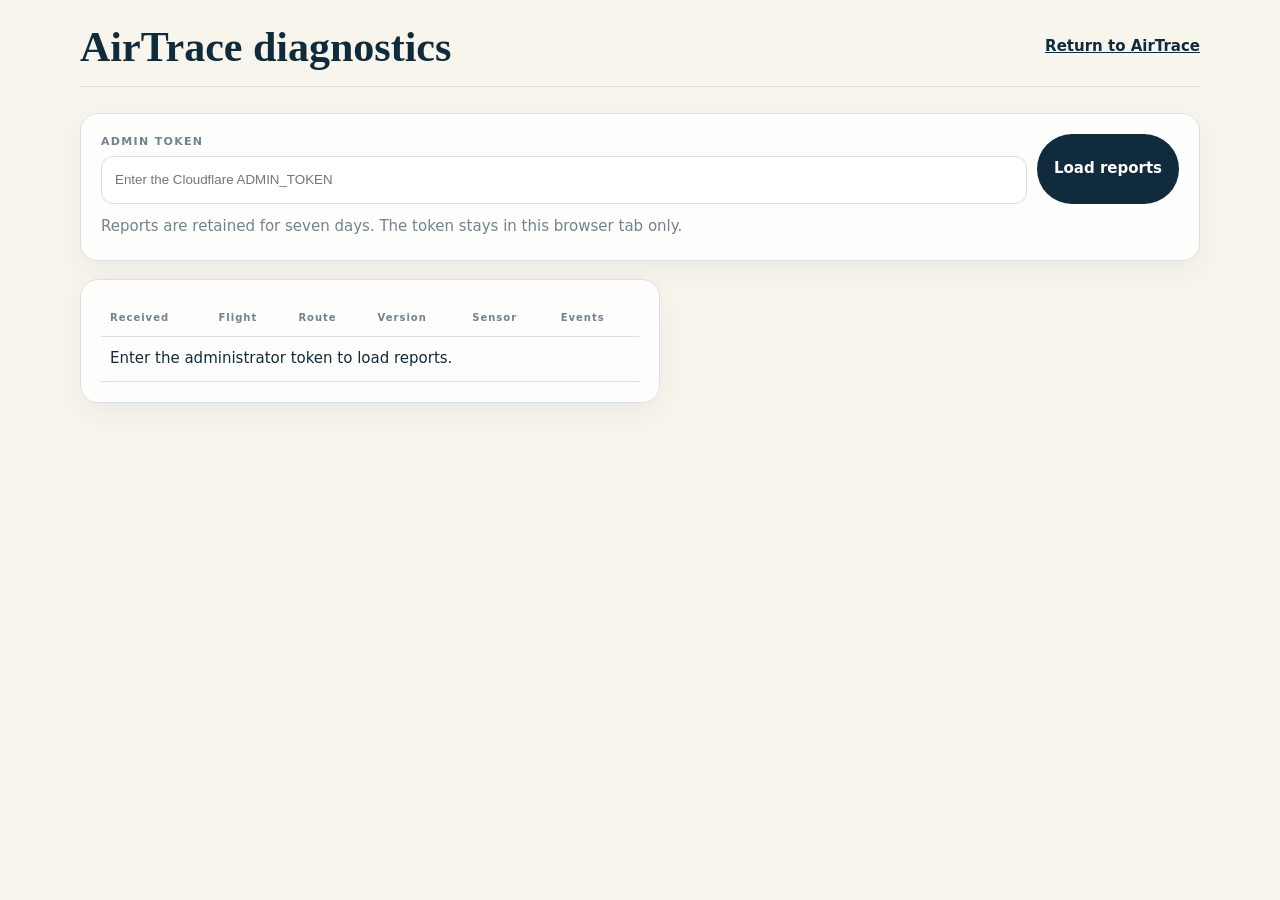
<file: admin.html>
<!doctype html>
<html lang="en">
<head>
  <meta charset="utf-8">
  <meta name="viewport" content="width=device-width, initial-scale=1">
  <meta name="theme-color" content="#102c3c">
  <title>AirTrace Diagnostics Admin</title>
  <style>
    :root { color-scheme: light; --navy:#102c3c; --orange:#ff6b2c; --muted:#71838d; --line:#d9e0e2; }
    * { box-sizing: border-box; }
    body { margin:0; background:#f8f5ed; color:var(--navy); font:15px/1.45 system-ui,-apple-system,BlinkMacSystemFont,"Segoe UI",sans-serif; }
    header, main { width:min(1120px,calc(100% - 28px)); margin:auto; }
    header { padding:26px 0 18px; display:flex; align-items:center; justify-content:space-between; gap:20px; border-bottom:1px solid var(--line); }
    h1 { margin:0; font:600 clamp(26px,4vw,42px)/1 Georgia,serif; }
    header a { color:var(--navy); font-weight:800; }
    main { padding:26px 0 50px; }
    .card { padding:20px; border:1px solid var(--line); border-radius:18px; background:rgba(255,255,255,.88); box-shadow:0 10px 30px rgba(16,44,60,.06); }
    .auth { display:grid; grid-template-columns:minmax(0,1fr) auto; gap:10px; }
    label { display:block; color:var(--muted); font-size:11px; font-weight:850; letter-spacing:.12em; }
    input { width:100%; min-height:48px; margin-top:6px; padding:10px 13px; border:1px solid var(--line); border-radius:12px; background:#fff; font:16px inherit; }
    button { min-height:48px; padding:10px 17px; border:0; border-radius:999px; background:var(--navy); color:#fff; font:inherit; font-weight:850; cursor:pointer; }
    button.secondary { border:1px solid var(--line); background:#fff; color:var(--navy); }
    #status { min-height:24px; margin:12px 0 0; color:var(--muted); }
    .workspace { display:grid; grid-template-columns:minmax(0,1fr) minmax(340px,.9fr); gap:18px; margin-top:18px; }
    .table-wrap { overflow:auto; }
    table { width:100%; border-collapse:collapse; }
    th,td { padding:11px 9px; border-bottom:1px solid var(--line); text-align:left; white-space:nowrap; }
    th { color:var(--muted); font-size:10px; letter-spacing:.1em; }
    tbody tr { cursor:pointer; }
    tbody tr:hover { background:#fff8f3; }
    pre { max-height:65vh; overflow:auto; margin:12px 0 0; padding:14px; border-radius:12px; background:#0c2532; color:#eaf4f6; font:12px/1.5 ui-monospace,SFMono-Regular,Menlo,monospace; white-space:pre-wrap; overflow-wrap:anywhere; }
    .detail-head { display:flex; align-items:center; justify-content:space-between; gap:10px; }
    .detail-head h2 { margin:0; font-size:18px; }
    .hidden { display:none; }
    @media(max-width:780px){ .workspace{grid-template-columns:1fr}.auth{grid-template-columns:1fr}.auth button{width:100%} }
  </style>
</head>
<body>
  <header><h1>AirTrace diagnostics</h1><a href="./">Return to AirTrace</a></header>
  <main>
    <section class="card">
      <div class="auth">
        <label>ADMIN TOKEN<input id="token" type="password" autocomplete="current-password" placeholder="Enter the Cloudflare ADMIN_TOKEN"></label>
        <button id="load" type="button">Load reports</button>
      </div>
      <p id="status">Reports are retained for seven days. The token stays in this browser tab only.</p>
    </section>
    <div class="workspace">
      <section class="card table-wrap">
        <table>
          <thead><tr><th>Received</th><th>Flight</th><th>Route</th><th>Version</th><th>Sensor</th><th>Events</th></tr></thead>
          <tbody id="reports"><tr><td colspan="6">Enter the administrator token to load reports.</td></tr></tbody>
        </table>
      </section>
      <section class="card hidden" id="detailCard">
        <div class="detail-head"><h2>Diagnostic report</h2><button class="secondary" id="download" type="button">Download</button></div>
        <pre id="detail"></pre>
      </section>
    </div>
  </main>
  <script>
    const API_BASE = "https://airtrace-api.gavriankur.workers.dev";
    const $ = id => document.getElementById(id);
    let currentReport = null;
    const headers = () => ({ Authorization: `Bearer ${$("token").value.trim()}` });
    const showStatus = text => { $("status").textContent = text; };

    async function loadReports() {
      if (!$("token").value.trim()) return showStatus("Enter the ADMIN_TOKEN first.");
      $("load").disabled = true;
      showStatus("Loading reports…");
      try {
        const response = await fetch(`${API_BASE}/diagnostics`, { headers: headers() });
        const body = await response.json().catch(() => ({}));
        if (!response.ok) throw new Error(body.error || `Diagnostic service returned ${response.status}`);
        const rows = body.reports || [];
        $("reports").innerHTML = rows.length ? rows.map(report => `
          <tr data-id="${report.reportId}">
            <td>${new Date(report.receivedAt).toLocaleString()}</td>
            <td>${escapeHtml(report.flight || "—")}</td>
            <td>${escapeHtml(report.route || "—")}</td>
            <td>v${escapeHtml(report.appVersion || "?")}</td>
            <td>${escapeHtml(report.sensorStatus || "—")}</td>
            <td>${Number(report.eventCount || 0)}</td>
          </tr>`).join("") : '<tr><td colspan="6">No diagnostic reports have been submitted.</td></tr>';
        $("reports").querySelectorAll("tr[data-id]").forEach(row => row.addEventListener("click", () => loadReport(row.dataset.id)));
        showStatus(`${rows.length} report${rows.length === 1 ? "" : "s"} available.`);
      } catch (error) {
        showStatus(error.message || "Reports could not be loaded.");
      } finally { $("load").disabled = false; }
    }

    async function loadReport(id) {
      showStatus(`Loading ${id}…`);
      try {
        const response = await fetch(`${API_BASE}/diagnostics/${encodeURIComponent(id)}`, { headers: headers() });
        const body = await response.json().catch(() => ({}));
        if (!response.ok) throw new Error(body.error || `Diagnostic service returned ${response.status}`);
        currentReport = body;
        $("detail").textContent = JSON.stringify(body, null, 2);
        $("detailCard").classList.remove("hidden");
        showStatus(`Opened report ${id}.`);
      } catch (error) { showStatus(error.message || "Report could not be opened."); }
    }

    function escapeHtml(value) {
      return String(value).replace(/[&<>"']/g, character => ({ "&":"&amp;", "<":"&lt;", ">":"&gt;", '"':"&quot;", "'":"&#39;" })[character]);
    }

    function downloadCurrent() {
      if (!currentReport) return;
      const url = URL.createObjectURL(new Blob([JSON.stringify(currentReport, null, 2)], { type:"application/json" }));
      const link = document.createElement("a");
      link.href = url;
      link.download = `airtrace-report-${currentReport.reportId}.json`;
      link.click();
      setTimeout(() => URL.revokeObjectURL(url), 1000);
    }

    $("load").addEventListener("click", loadReports);
    $("token").addEventListener("keydown", event => { if (event.key === "Enter") loadReports(); });
    $("download").addEventListener("click", downloadCurrent);
  </script>
</body>
</html>
</file>
<file: vendor/maplibre-gl.css>
.maplibregl-map{font:12px/20px Helvetica Neue,Arial,Helvetica,sans-serif;overflow:hidden;position:relative;-webkit-tap-highlight-color:rgb(0,0,0,0)}.maplibregl-canvas{left:0;position:absolute;top:0}.maplibregl-map:fullscreen{height:100%;width:100%}.maplibregl-ctrl-group button.maplibregl-ctrl-compass{touch-action:none}.maplibregl-canvas-container.maplibregl-interactive,.maplibregl-ctrl-group button.maplibregl-ctrl-compass{cursor:grab;-webkit-user-select:none;-moz-user-select:none;user-select:none}.maplibregl-canvas-container.maplibregl-interactive.maplibregl-track-pointer{cursor:pointer}.maplibregl-canvas-container.maplibregl-interactive:active,.maplibregl-ctrl-group button.maplibregl-ctrl-compass:active{cursor:grabbing}.maplibregl-canvas-container.maplibregl-touch-zoom-rotate,.maplibregl-canvas-container.maplibregl-touch-zoom-rotate .maplibregl-canvas{touch-action:pan-x pan-y}.maplibregl-canvas-container.maplibregl-touch-drag-pan,.maplibregl-canvas-container.maplibregl-touch-drag-pan .maplibregl-canvas{touch-action:pinch-zoom}.maplibregl-canvas-container.maplibregl-touch-zoom-rotate.maplibregl-touch-drag-pan,.maplibregl-canvas-container.maplibregl-touch-zoom-rotate.maplibregl-touch-drag-pan .maplibregl-canvas{touch-action:none}.maplibregl-canvas-container.maplibregl-touch-drag-pan.maplibregl-cooperative-gestures,.maplibregl-canvas-container.maplibregl-touch-drag-pan.maplibregl-cooperative-gestures .maplibregl-canvas{touch-action:pan-x pan-y}.maplibregl-ctrl-bottom-left,.maplibregl-ctrl-bottom-right,.maplibregl-ctrl-top-left,.maplibregl-ctrl-top-right{pointer-events:none;position:absolute;z-index:2}.maplibregl-ctrl-top-left{left:0;top:0}.maplibregl-ctrl-top-right{right:0;top:0}.maplibregl-ctrl-bottom-left{bottom:0;left:0}.maplibregl-ctrl-bottom-right{bottom:0;right:0}.maplibregl-ctrl{clear:both;pointer-events:auto;transform:translate(0)}.maplibregl-ctrl-top-left .maplibregl-ctrl{float:left;margin:10px 0 0 10px}.maplibregl-ctrl-top-right .maplibregl-ctrl{float:right;margin:10px 10px 0 0}.maplibregl-ctrl-bottom-left .maplibregl-ctrl{float:left;margin:0 0 10px 10px}.maplibregl-ctrl-bottom-right .maplibregl-ctrl{float:right;margin:0 10px 10px 0}.maplibregl-ctrl-group{background:#fff;border-radius:4px}.maplibregl-ctrl-group:not(:empty){box-shadow:0 0 0 2px rgba(0,0,0,.1)}@media (forced-colors:active){.maplibregl-ctrl-group:not(:empty){box-shadow:0 0 0 2px ButtonText}}.maplibregl-ctrl-group button{background-color:transparent;border:0;box-sizing:border-box;cursor:pointer;display:block;height:29px;outline:none;padding:0;width:29px}.maplibregl-ctrl-group button+button{border-top:1px solid #ddd}.maplibregl-ctrl button .maplibregl-ctrl-icon{background-position:50%;background-repeat:no-repeat;display:block;height:100%;width:100%}@media (forced-colors:active){.maplibregl-ctrl-icon{background-color:transparent}.maplibregl-ctrl-group button+button{border-top:1px solid ButtonText}}.maplibregl-ctrl button::-moz-focus-inner{border:0;padding:0}.maplibregl-ctrl-attrib-button:focus,.maplibregl-ctrl-group button:focus{box-shadow:0 0 2px 2px #0096ff}.maplibregl-ctrl button:disabled{cursor:not-allowed}.maplibregl-ctrl button:disabled .maplibregl-ctrl-icon{opacity:.25}@media (hover:hover){.maplibregl-ctrl button:not(:disabled):hover{background-color:rgba(0,0,0,.05)}}.maplibregl-ctrl button:not(:disabled):active{background-color:rgba(0,0,0,.05)}.maplibregl-ctrl-group button:focus:focus-visible{box-shadow:0 0 2px 2px #0096ff}.maplibregl-ctrl-group button:focus:not(:focus-visible){box-shadow:none}.maplibregl-ctrl-group button:focus:first-child{border-radius:4px 4px 0 0}.maplibregl-ctrl-group button:focus:last-child{border-radius:0 0 4px 4px}.maplibregl-ctrl-group button:focus:only-child{border-radius:inherit}.maplibregl-ctrl button.maplibregl-ctrl-zoom-out .maplibregl-ctrl-icon{background-image:url("data:image/svg+xml;charset=utf-8,%3Csvg xmlns='http://www.w3.org/2000/svg' width='29' height='29' fill='%23333' viewBox='0 0 29 29'%3E%3Cpath d='M10 13c-.75 0-1.5.75-1.5 1.5S9.25 16 10 16h9c.75 0 1.5-.75 1.5-1.5S19.75 13 19 13z'/%3E%3C/svg%3E")}.maplibregl-ctrl button.maplibregl-ctrl-zoom-in .maplibregl-ctrl-icon{background-image:url("data:image/svg+xml;charset=utf-8,%3Csvg xmlns='http://www.w3.org/2000/svg' width='29' height='29' fill='%23333' viewBox='0 0 29 29'%3E%3Cpath d='M14.5 8.5c-.75 0-1.5.75-1.5 1.5v3h-3c-.75 0-1.5.75-1.5 1.5S9.25 16 10 16h3v3c0 .75.75 1.5 1.5 1.5S16 19.75 16 19v-3h3c.75 0 1.5-.75 1.5-1.5S19.75 13 19 13h-3v-3c0-.75-.75-1.5-1.5-1.5'/%3E%3C/svg%3E")}@media (forced-colors:active){.maplibregl-ctrl button.maplibregl-ctrl-zoom-out .maplibregl-ctrl-icon{background-image:url("data:image/svg+xml;charset=utf-8,%3Csvg xmlns='http://www.w3.org/2000/svg' width='29' height='29' fill='%23fff' viewBox='0 0 29 29'%3E%3Cpath d='M10 13c-.75 0-1.5.75-1.5 1.5S9.25 16 10 16h9c.75 0 1.5-.75 1.5-1.5S19.75 13 19 13z'/%3E%3C/svg%3E")}.maplibregl-ctrl button.maplibregl-ctrl-zoom-in .maplibregl-ctrl-icon{background-image:url("data:image/svg+xml;charset=utf-8,%3Csvg xmlns='http://www.w3.org/2000/svg' width='29' height='29' fill='%23fff' viewBox='0 0 29 29'%3E%3Cpath d='M14.5 8.5c-.75 0-1.5.75-1.5 1.5v3h-3c-.75 0-1.5.75-1.5 1.5S9.25 16 10 16h3v3c0 .75.75 1.5 1.5 1.5S16 19.75 16 19v-3h3c.75 0 1.5-.75 1.5-1.5S19.75 13 19 13h-3v-3c0-.75-.75-1.5-1.5-1.5'/%3E%3C/svg%3E")}}@media (forced-colors:active) and (prefers-color-scheme:light){.maplibregl-ctrl button.maplibregl-ctrl-zoom-out .maplibregl-ctrl-icon{background-image:url("data:image/svg+xml;charset=utf-8,%3Csvg xmlns='http://www.w3.org/2000/svg' width='29' height='29' viewBox='0 0 29 29'%3E%3Cpath d='M10 13c-.75 0-1.5.75-1.5 1.5S9.25 16 10 16h9c.75 0 1.5-.75 1.5-1.5S19.75 13 19 13z'/%3E%3C/svg%3E")}.maplibregl-ctrl button.maplibregl-ctrl-zoom-in .maplibregl-ctrl-icon{background-image:url("data:image/svg+xml;charset=utf-8,%3Csvg xmlns='http://www.w3.org/2000/svg' width='29' height='29' viewBox='0 0 29 29'%3E%3Cpath d='M14.5 8.5c-.75 0-1.5.75-1.5 1.5v3h-3c-.75 0-1.5.75-1.5 1.5S9.25 16 10 16h3v3c0 .75.75 1.5 1.5 1.5S16 19.75 16 19v-3h3c.75 0 1.5-.75 1.5-1.5S19.75 13 19 13h-3v-3c0-.75-.75-1.5-1.5-1.5'/%3E%3C/svg%3E")}}.maplibregl-ctrl button.maplibregl-ctrl-fullscreen .maplibregl-ctrl-icon{background-image:url("data:image/svg+xml;charset=utf-8,%3Csvg xmlns='http://www.w3.org/2000/svg' width='29' height='29' fill='%23333' viewBox='0 0 29 29'%3E%3Cpath d='M24 16v5.5c0 1.75-.75 2.5-2.5 2.5H16v-1l3-1.5-4-5.5 1-1 5.5 4 1.5-3zM6 16l1.5 3 5.5-4 1 1-4 5.5 3 1.5v1H7.5C5.75 24 5 23.25 5 21.5V16zm7-11v1l-3 1.5 4 5.5-1 1-5.5-4L6 13H5V7.5C5 5.75 5.75 5 7.5 5zm11 2.5c0-1.75-.75-2.5-2.5-2.5H16v1l3 1.5-4 5.5 1 1 5.5-4 1.5 3h1z'/%3E%3C/svg%3E")}.maplibregl-ctrl button.maplibregl-ctrl-shrink .maplibregl-ctrl-icon{background-image:url("data:image/svg+xml;charset=utf-8,%3Csvg xmlns='http://www.w3.org/2000/svg' width='29' height='29' viewBox='0 0 29 29'%3E%3Cpath d='M18.5 16c-1.75 0-2.5.75-2.5 2.5V24h1l1.5-3 5.5 4 1-1-4-5.5 3-1.5v-1zM13 18.5c0-1.75-.75-2.5-2.5-2.5H5v1l3 1.5L4 24l1 1 5.5-4 1.5 3h1zm3-8c0 1.75.75 2.5 2.5 2.5H24v-1l-3-1.5L25 5l-1-1-5.5 4L17 5h-1zM10.5 13c1.75 0 2.5-.75 2.5-2.5V5h-1l-1.5 3L5 4 4 5l4 5.5L5 12v1z'/%3E%3C/svg%3E")}@media (forced-colors:active){.maplibregl-ctrl button.maplibregl-ctrl-fullscreen .maplibregl-ctrl-icon{background-image:url("data:image/svg+xml;charset=utf-8,%3Csvg xmlns='http://www.w3.org/2000/svg' width='29' height='29' fill='%23fff' viewBox='0 0 29 29'%3E%3Cpath d='M24 16v5.5c0 1.75-.75 2.5-2.5 2.5H16v-1l3-1.5-4-5.5 1-1 5.5 4 1.5-3zM6 16l1.5 3 5.5-4 1 1-4 5.5 3 1.5v1H7.5C5.75 24 5 23.25 5 21.5V16zm7-11v1l-3 1.5 4 5.5-1 1-5.5-4L6 13H5V7.5C5 5.75 5.75 5 7.5 5zm11 2.5c0-1.75-.75-2.5-2.5-2.5H16v1l3 1.5-4 5.5 1 1 5.5-4 1.5 3h1z'/%3E%3C/svg%3E")}.maplibregl-ctrl button.maplibregl-ctrl-shrink .maplibregl-ctrl-icon{background-image:url("data:image/svg+xml;charset=utf-8,%3Csvg xmlns='http://www.w3.org/2000/svg' width='29' height='29' fill='%23fff' viewBox='0 0 29 29'%3E%3Cpath d='M18.5 16c-1.75 0-2.5.75-2.5 2.5V24h1l1.5-3 5.5 4 1-1-4-5.5 3-1.5v-1zM13 18.5c0-1.75-.75-2.5-2.5-2.5H5v1l3 1.5L4 24l1 1 5.5-4 1.5 3h1zm3-8c0 1.75.75 2.5 2.5 2.5H24v-1l-3-1.5L25 5l-1-1-5.5 4L17 5h-1zM10.5 13c1.75 0 2.5-.75 2.5-2.5V5h-1l-1.5 3L5 4 4 5l4 5.5L5 12v1z'/%3E%3C/svg%3E")}}@media (forced-colors:active) and (prefers-color-scheme:light){.maplibregl-ctrl button.maplibregl-ctrl-fullscreen .maplibregl-ctrl-icon{background-image:url("data:image/svg+xml;charset=utf-8,%3Csvg xmlns='http://www.w3.org/2000/svg' width='29' height='29' viewBox='0 0 29 29'%3E%3Cpath d='M24 16v5.5c0 1.75-.75 2.5-2.5 2.5H16v-1l3-1.5-4-5.5 1-1 5.5 4 1.5-3zM6 16l1.5 3 5.5-4 1 1-4 5.5 3 1.5v1H7.5C5.75 24 5 23.25 5 21.5V16zm7-11v1l-3 1.5 4 5.5-1 1-5.5-4L6 13H5V7.5C5 5.75 5.75 5 7.5 5zm11 2.5c0-1.75-.75-2.5-2.5-2.5H16v1l3 1.5-4 5.5 1 1 5.5-4 1.5 3h1z'/%3E%3C/svg%3E")}.maplibregl-ctrl button.maplibregl-ctrl-shrink .maplibregl-ctrl-icon{background-image:url("data:image/svg+xml;charset=utf-8,%3Csvg xmlns='http://www.w3.org/2000/svg' width='29' height='29' viewBox='0 0 29 29'%3E%3Cpath d='M18.5 16c-1.75 0-2.5.75-2.5 2.5V24h1l1.5-3 5.5 4 1-1-4-5.5 3-1.5v-1zM13 18.5c0-1.75-.75-2.5-2.5-2.5H5v1l3 1.5L4 24l1 1 5.5-4 1.5 3h1zm3-8c0 1.75.75 2.5 2.5 2.5H24v-1l-3-1.5L25 5l-1-1-5.5 4L17 5h-1zM10.5 13c1.75 0 2.5-.75 2.5-2.5V5h-1l-1.5 3L5 4 4 5l4 5.5L5 12v1z'/%3E%3C/svg%3E")}}.maplibregl-ctrl button.maplibregl-ctrl-compass .maplibregl-ctrl-icon{background-image:url("data:image/svg+xml;charset=utf-8,%3Csvg xmlns='http://www.w3.org/2000/svg' width='29' height='29' fill='%23333' viewBox='0 0 29 29'%3E%3Cpath d='m10.5 14 4-8 4 8z'/%3E%3Cpath fill='%23ccc' d='m10.5 16 4 8 4-8z'/%3E%3C/svg%3E")}@media (forced-colors:active){.maplibregl-ctrl button.maplibregl-ctrl-compass .maplibregl-ctrl-icon{background-image:url("data:image/svg+xml;charset=utf-8,%3Csvg xmlns='http://www.w3.org/2000/svg' width='29' height='29' fill='%23fff' viewBox='0 0 29 29'%3E%3Cpath d='m10.5 14 4-8 4 8z'/%3E%3Cpath fill='%23ccc' d='m10.5 16 4 8 4-8z'/%3E%3C/svg%3E")}}@media (forced-colors:active) and (prefers-color-scheme:light){.maplibregl-ctrl button.maplibregl-ctrl-compass .maplibregl-ctrl-icon{background-image:url("data:image/svg+xml;charset=utf-8,%3Csvg xmlns='http://www.w3.org/2000/svg' width='29' height='29' viewBox='0 0 29 29'%3E%3Cpath d='m10.5 14 4-8 4 8z'/%3E%3Cpath fill='%23ccc' d='m10.5 16 4 8 4-8z'/%3E%3C/svg%3E")}}.maplibregl-ctrl button.maplibregl-ctrl-globe .maplibregl-ctrl-icon{background-image:url("data:image/svg+xml;charset=utf-8,%3Csvg xmlns='http://www.w3.org/2000/svg' width='22' height='22' fill='none' stroke='%23333' viewBox='0 0 22 22'%3E%3Ccircle cx='11' cy='11' r='8.5'/%3E%3Cpath d='M17.5 11c0 4.819-3.02 8.5-6.5 8.5S4.5 15.819 4.5 11 7.52 2.5 11 2.5s6.5 3.681 6.5 8.5Z'/%3E%3Cpath d='M13.5 11c0 2.447-.331 4.64-.853 6.206-.262.785-.562 1.384-.872 1.777-.314.399-.58.517-.775.517s-.461-.118-.775-.517c-.31-.393-.61-.992-.872-1.777C8.831 15.64 8.5 13.446 8.5 11s.331-4.64.853-6.206c.262-.785.562-1.384.872-1.777.314-.399.58-.517.775-.517s.461.118.775.517c.31.393.61.992.872 1.777.522 1.565.853 3.76.853 6.206Z'/%3E%3Cpath d='M11 7.5c-1.909 0-3.622-.166-4.845-.428-.616-.132-1.08-.283-1.379-.434a1.3 1.3 0 0 1-.224-.138q.07-.058.224-.138c.299-.151.763-.302 1.379-.434C7.378 5.666 9.091 5.5 11 5.5s3.622.166 4.845.428c.616.132 1.08.283 1.379.434.105.053.177.1.224.138q-.07.058-.224.138c-.299.151-.763.302-1.379.434-1.223.262-2.936.428-4.845.428ZM4.486 6.436ZM11 16.5c-1.909 0-3.622-.166-4.845-.428-.616-.132-1.08-.283-1.379-.434a1.3 1.3 0 0 1-.224-.138 1.3 1.3 0 0 1 .224-.138c.299-.151.763-.302 1.379-.434C7.378 14.666 9.091 14.5 11 14.5s3.622.166 4.845.428c.616.132 1.08.283 1.379.434.105.053.177.1.224.138a1.3 1.3 0 0 1-.224.138c-.299.151-.763.302-1.379.434-1.223.262-2.936.428-4.845.428Zm-6.514-1.064ZM11 12.5c-2.46 0-4.672-.222-6.255-.574-.796-.177-1.406-.38-1.805-.59a1.5 1.5 0 0 1-.39-.272.3.3 0 0 1-.047-.064.3.3 0 0 1 .048-.064c.066-.073.189-.167.389-.272.399-.21 1.009-.413 1.805-.59C6.328 9.722 8.54 9.5 11 9.5s4.672.222 6.256.574c.795.177 1.405.38 1.804.59.2.105.323.2.39.272a.3.3 0 0 1 .047.064.3.3 0 0 1-.048.064 1.4 1.4 0 0 1-.389.272c-.399.21-1.009.413-1.804.59-1.584.352-3.796.574-6.256.574Zm-8.501-1.51v.002zm0 .018v.002zm17.002.002v-.002zm0-.018v-.002z'/%3E%3C/svg%3E")}.maplibregl-ctrl button.maplibregl-ctrl-globe-enabled .maplibregl-ctrl-icon{background-image:url("data:image/svg+xml;charset=utf-8,%3Csvg xmlns='http://www.w3.org/2000/svg' width='22' height='22' fill='none' stroke='%2333b5e5' viewBox='0 0 22 22'%3E%3Ccircle cx='11' cy='11' r='8.5'/%3E%3Cpath d='M17.5 11c0 4.819-3.02 8.5-6.5 8.5S4.5 15.819 4.5 11 7.52 2.5 11 2.5s6.5 3.681 6.5 8.5Z'/%3E%3Cpath d='M13.5 11c0 2.447-.331 4.64-.853 6.206-.262.785-.562 1.384-.872 1.777-.314.399-.58.517-.775.517s-.461-.118-.775-.517c-.31-.393-.61-.992-.872-1.777C8.831 15.64 8.5 13.446 8.5 11s.331-4.64.853-6.206c.262-.785.562-1.384.872-1.777.314-.399.58-.517.775-.517s.461.118.775.517c.31.393.61.992.872 1.777.522 1.565.853 3.76.853 6.206Z'/%3E%3Cpath d='M11 7.5c-1.909 0-3.622-.166-4.845-.428-.616-.132-1.08-.283-1.379-.434a1.3 1.3 0 0 1-.224-.138q.07-.058.224-.138c.299-.151.763-.302 1.379-.434C7.378 5.666 9.091 5.5 11 5.5s3.622.166 4.845.428c.616.132 1.08.283 1.379.434.105.053.177.1.224.138q-.07.058-.224.138c-.299.151-.763.302-1.379.434-1.223.262-2.936.428-4.845.428ZM4.486 6.436ZM11 16.5c-1.909 0-3.622-.166-4.845-.428-.616-.132-1.08-.283-1.379-.434a1.3 1.3 0 0 1-.224-.138 1.3 1.3 0 0 1 .224-.138c.299-.151.763-.302 1.379-.434C7.378 14.666 9.091 14.5 11 14.5s3.622.166 4.845.428c.616.132 1.08.283 1.379.434.105.053.177.1.224.138a1.3 1.3 0 0 1-.224.138c-.299.151-.763.302-1.379.434-1.223.262-2.936.428-4.845.428Zm-6.514-1.064ZM11 12.5c-2.46 0-4.672-.222-6.255-.574-.796-.177-1.406-.38-1.805-.59a1.5 1.5 0 0 1-.39-.272.3.3 0 0 1-.047-.064.3.3 0 0 1 .048-.064c.066-.073.189-.167.389-.272.399-.21 1.009-.413 1.805-.59C6.328 9.722 8.54 9.5 11 9.5s4.672.222 6.256.574c.795.177 1.405.38 1.804.59.2.105.323.2.39.272a.3.3 0 0 1 .047.064.3.3 0 0 1-.048.064 1.4 1.4 0 0 1-.389.272c-.399.21-1.009.413-1.804.59-1.584.352-3.796.574-6.256.574Zm-8.501-1.51v.002zm0 .018v.002zm17.002.002v-.002zm0-.018v-.002z'/%3E%3C/svg%3E")}.maplibregl-ctrl button.maplibregl-ctrl-terrain .maplibregl-ctrl-icon{background-image:url("data:image/svg+xml;charset=utf-8,%3Csvg xmlns='http://www.w3.org/2000/svg' width='22' height='22' fill='%23333' viewBox='0 0 22 22'%3E%3Cpath d='m1.754 13.406 4.453-4.851 3.09 3.09 3.281 3.277.969-.969-3.309-3.312 3.844-4.121 6.148 6.886h1.082v-.855l-7.207-8.07-4.84 5.187L6.169 6.57l-5.48 5.965v.871ZM.688 16.844h20.625v1.375H.688Zm0 0'/%3E%3C/svg%3E")}.maplibregl-ctrl button.maplibregl-ctrl-terrain-enabled .maplibregl-ctrl-icon{background-image:url("data:image/svg+xml;charset=utf-8,%3Csvg xmlns='http://www.w3.org/2000/svg' width='22' height='22' fill='%2333b5e5' viewBox='0 0 22 22'%3E%3Cpath d='m1.754 13.406 4.453-4.851 3.09 3.09 3.281 3.277.969-.969-3.309-3.312 3.844-4.121 6.148 6.886h1.082v-.855l-7.207-8.07-4.84 5.187L6.169 6.57l-5.48 5.965v.871ZM.688 16.844h20.625v1.375H.688Zm0 0'/%3E%3C/svg%3E")}.maplibregl-ctrl button.maplibregl-ctrl-geolocate .maplibregl-ctrl-icon{background-image:url("data:image/svg+xml;charset=utf-8,%3Csvg xmlns='http://www.w3.org/2000/svg' width='29' height='29' fill='%23333' viewBox='0 0 20 20'%3E%3Cpath d='M10 4C9 4 9 5 9 5v.1A5 5 0 0 0 5.1 9H5s-1 0-1 1 1 1 1 1h.1A5 5 0 0 0 9 14.9v.1s0 1 1 1 1-1 1-1v-.1a5 5 0 0 0 3.9-3.9h.1s1 0 1-1-1-1-1-1h-.1A5 5 0 0 0 11 5.1V5s0-1-1-1m0 2.5a3.5 3.5 0 1 1 0 7 3.5 3.5 0 1 1 0-7'/%3E%3Ccircle cx='10' cy='10' r='2'/%3E%3C/svg%3E")}.maplibregl-ctrl button.maplibregl-ctrl-geolocate:disabled .maplibregl-ctrl-icon{background-image:url("data:image/svg+xml;charset=utf-8,%3Csvg xmlns='http://www.w3.org/2000/svg' width='29' height='29' fill='%23aaa' viewBox='0 0 20 20'%3E%3Cpath d='M10 4C9 4 9 5 9 5v.1A5 5 0 0 0 5.1 9H5s-1 0-1 1 1 1 1 1h.1A5 5 0 0 0 9 14.9v.1s0 1 1 1 1-1 1-1v-.1a5 5 0 0 0 3.9-3.9h.1s1 0 1-1-1-1-1-1h-.1A5 5 0 0 0 11 5.1V5s0-1-1-1m0 2.5a3.5 3.5 0 1 1 0 7 3.5 3.5 0 1 1 0-7'/%3E%3Ccircle cx='10' cy='10' r='2'/%3E%3Cpath fill='red' d='m14 5 1 1-9 9-1-1z'/%3E%3C/svg%3E")}.maplibregl-ctrl button.maplibregl-ctrl-geolocate.maplibregl-ctrl-geolocate-active .maplibregl-ctrl-icon{background-image:url("data:image/svg+xml;charset=utf-8,%3Csvg xmlns='http://www.w3.org/2000/svg' width='29' height='29' fill='%2333b5e5' viewBox='0 0 20 20'%3E%3Cpath d='M10 4C9 4 9 5 9 5v.1A5 5 0 0 0 5.1 9H5s-1 0-1 1 1 1 1 1h.1A5 5 0 0 0 9 14.9v.1s0 1 1 1 1-1 1-1v-.1a5 5 0 0 0 3.9-3.9h.1s1 0 1-1-1-1-1-1h-.1A5 5 0 0 0 11 5.1V5s0-1-1-1m0 2.5a3.5 3.5 0 1 1 0 7 3.5 3.5 0 1 1 0-7'/%3E%3Ccircle cx='10' cy='10' r='2'/%3E%3C/svg%3E")}.maplibregl-ctrl button.maplibregl-ctrl-geolocate.maplibregl-ctrl-geolocate-active-error .maplibregl-ctrl-icon{background-image:url("data:image/svg+xml;charset=utf-8,%3Csvg xmlns='http://www.w3.org/2000/svg' width='29' height='29' fill='%23e58978' viewBox='0 0 20 20'%3E%3Cpath d='M10 4C9 4 9 5 9 5v.1A5 5 0 0 0 5.1 9H5s-1 0-1 1 1 1 1 1h.1A5 5 0 0 0 9 14.9v.1s0 1 1 1 1-1 1-1v-.1a5 5 0 0 0 3.9-3.9h.1s1 0 1-1-1-1-1-1h-.1A5 5 0 0 0 11 5.1V5s0-1-1-1m0 2.5a3.5 3.5 0 1 1 0 7 3.5 3.5 0 1 1 0-7'/%3E%3Ccircle cx='10' cy='10' r='2'/%3E%3C/svg%3E")}.maplibregl-ctrl button.maplibregl-ctrl-geolocate.maplibregl-ctrl-geolocate-background .maplibregl-ctrl-icon{background-image:url("data:image/svg+xml;charset=utf-8,%3Csvg xmlns='http://www.w3.org/2000/svg' width='29' height='29' fill='%2333b5e5' viewBox='0 0 20 20'%3E%3Cpath d='M10 4C9 4 9 5 9 5v.1A5 5 0 0 0 5.1 9H5s-1 0-1 1 1 1 1 1h.1A5 5 0 0 0 9 14.9v.1s0 1 1 1 1-1 1-1v-.1a5 5 0 0 0 3.9-3.9h.1s1 0 1-1-1-1-1-1h-.1A5 5 0 0 0 11 5.1V5s0-1-1-1m0 2.5a3.5 3.5 0 1 1 0 7 3.5 3.5 0 1 1 0-7'/%3E%3C/svg%3E")}.maplibregl-ctrl button.maplibregl-ctrl-geolocate.maplibregl-ctrl-geolocate-background-error .maplibregl-ctrl-icon{background-image:url("data:image/svg+xml;charset=utf-8,%3Csvg xmlns='http://www.w3.org/2000/svg' width='29' height='29' fill='%23e54e33' viewBox='0 0 20 20'%3E%3Cpath d='M10 4C9 4 9 5 9 5v.1A5 5 0 0 0 5.1 9H5s-1 0-1 1 1 1 1 1h.1A5 5 0 0 0 9 14.9v.1s0 1 1 1 1-1 1-1v-.1a5 5 0 0 0 3.9-3.9h.1s1 0 1-1-1-1-1-1h-.1A5 5 0 0 0 11 5.1V5s0-1-1-1m0 2.5a3.5 3.5 0 1 1 0 7 3.5 3.5 0 1 1 0-7'/%3E%3C/svg%3E")}.maplibregl-ctrl button.maplibregl-ctrl-geolocate.maplibregl-ctrl-geolocate-waiting .maplibregl-ctrl-icon{animation:maplibregl-spin 2s linear infinite}@media (forced-colors:active){.maplibregl-ctrl button.maplibregl-ctrl-geolocate .maplibregl-ctrl-icon{background-image:url("data:image/svg+xml;charset=utf-8,%3Csvg xmlns='http://www.w3.org/2000/svg' width='29' height='29' fill='%23fff' viewBox='0 0 20 20'%3E%3Cpath d='M10 4C9 4 9 5 9 5v.1A5 5 0 0 0 5.1 9H5s-1 0-1 1 1 1 1 1h.1A5 5 0 0 0 9 14.9v.1s0 1 1 1 1-1 1-1v-.1a5 5 0 0 0 3.9-3.9h.1s1 0 1-1-1-1-1-1h-.1A5 5 0 0 0 11 5.1V5s0-1-1-1m0 2.5a3.5 3.5 0 1 1 0 7 3.5 3.5 0 1 1 0-7'/%3E%3Ccircle cx='10' cy='10' r='2'/%3E%3C/svg%3E")}.maplibregl-ctrl button.maplibregl-ctrl-geolocate:disabled .maplibregl-ctrl-icon{background-image:url("data:image/svg+xml;charset=utf-8,%3Csvg xmlns='http://www.w3.org/2000/svg' width='29' height='29' fill='%23999' viewBox='0 0 20 20'%3E%3Cpath d='M10 4C9 4 9 5 9 5v.1A5 5 0 0 0 5.1 9H5s-1 0-1 1 1 1 1 1h.1A5 5 0 0 0 9 14.9v.1s0 1 1 1 1-1 1-1v-.1a5 5 0 0 0 3.9-3.9h.1s1 0 1-1-1-1-1-1h-.1A5 5 0 0 0 11 5.1V5s0-1-1-1m0 2.5a3.5 3.5 0 1 1 0 7 3.5 3.5 0 1 1 0-7'/%3E%3Ccircle cx='10' cy='10' r='2'/%3E%3Cpath fill='red' d='m14 5 1 1-9 9-1-1z'/%3E%3C/svg%3E")}.maplibregl-ctrl button.maplibregl-ctrl-geolocate.maplibregl-ctrl-geolocate-active .maplibregl-ctrl-icon{background-image:url("data:image/svg+xml;charset=utf-8,%3Csvg xmlns='http://www.w3.org/2000/svg' width='29' height='29' fill='%2333b5e5' viewBox='0 0 20 20'%3E%3Cpath d='M10 4C9 4 9 5 9 5v.1A5 5 0 0 0 5.1 9H5s-1 0-1 1 1 1 1 1h.1A5 5 0 0 0 9 14.9v.1s0 1 1 1 1-1 1-1v-.1a5 5 0 0 0 3.9-3.9h.1s1 0 1-1-1-1-1-1h-.1A5 5 0 0 0 11 5.1V5s0-1-1-1m0 2.5a3.5 3.5 0 1 1 0 7 3.5 3.5 0 1 1 0-7'/%3E%3Ccircle cx='10' cy='10' r='2'/%3E%3C/svg%3E")}.maplibregl-ctrl button.maplibregl-ctrl-geolocate.maplibregl-ctrl-geolocate-active-error .maplibregl-ctrl-icon{background-image:url("data:image/svg+xml;charset=utf-8,%3Csvg xmlns='http://www.w3.org/2000/svg' width='29' height='29' fill='%23e58978' viewBox='0 0 20 20'%3E%3Cpath d='M10 4C9 4 9 5 9 5v.1A5 5 0 0 0 5.1 9H5s-1 0-1 1 1 1 1 1h.1A5 5 0 0 0 9 14.9v.1s0 1 1 1 1-1 1-1v-.1a5 5 0 0 0 3.9-3.9h.1s1 0 1-1-1-1-1-1h-.1A5 5 0 0 0 11 5.1V5s0-1-1-1m0 2.5a3.5 3.5 0 1 1 0 7 3.5 3.5 0 1 1 0-7'/%3E%3Ccircle cx='10' cy='10' r='2'/%3E%3C/svg%3E")}.maplibregl-ctrl button.maplibregl-ctrl-geolocate.maplibregl-ctrl-geolocate-background .maplibregl-ctrl-icon{background-image:url("data:image/svg+xml;charset=utf-8,%3Csvg xmlns='http://www.w3.org/2000/svg' width='29' height='29' fill='%2333b5e5' viewBox='0 0 20 20'%3E%3Cpath d='M10 4C9 4 9 5 9 5v.1A5 5 0 0 0 5.1 9H5s-1 0-1 1 1 1 1 1h.1A5 5 0 0 0 9 14.9v.1s0 1 1 1 1-1 1-1v-.1a5 5 0 0 0 3.9-3.9h.1s1 0 1-1-1-1-1-1h-.1A5 5 0 0 0 11 5.1V5s0-1-1-1m0 2.5a3.5 3.5 0 1 1 0 7 3.5 3.5 0 1 1 0-7'/%3E%3C/svg%3E")}.maplibregl-ctrl button.maplibregl-ctrl-geolocate.maplibregl-ctrl-geolocate-background-error .maplibregl-ctrl-icon{background-image:url("data:image/svg+xml;charset=utf-8,%3Csvg xmlns='http://www.w3.org/2000/svg' width='29' height='29' fill='%23e54e33' viewBox='0 0 20 20'%3E%3Cpath d='M10 4C9 4 9 5 9 5v.1A5 5 0 0 0 5.1 9H5s-1 0-1 1 1 1 1 1h.1A5 5 0 0 0 9 14.9v.1s0 1 1 1 1-1 1-1v-.1a5 5 0 0 0 3.9-3.9h.1s1 0 1-1-1-1-1-1h-.1A5 5 0 0 0 11 5.1V5s0-1-1-1m0 2.5a3.5 3.5 0 1 1 0 7 3.5 3.5 0 1 1 0-7'/%3E%3C/svg%3E")}}@media (forced-colors:active) and (prefers-color-scheme:light){.maplibregl-ctrl button.maplibregl-ctrl-geolocate .maplibregl-ctrl-icon{background-image:url("data:image/svg+xml;charset=utf-8,%3Csvg xmlns='http://www.w3.org/2000/svg' width='29' height='29' viewBox='0 0 20 20'%3E%3Cpath d='M10 4C9 4 9 5 9 5v.1A5 5 0 0 0 5.1 9H5s-1 0-1 1 1 1 1 1h.1A5 5 0 0 0 9 14.9v.1s0 1 1 1 1-1 1-1v-.1a5 5 0 0 0 3.9-3.9h.1s1 0 1-1-1-1-1-1h-.1A5 5 0 0 0 11 5.1V5s0-1-1-1m0 2.5a3.5 3.5 0 1 1 0 7 3.5 3.5 0 1 1 0-7'/%3E%3Ccircle cx='10' cy='10' r='2'/%3E%3C/svg%3E")}.maplibregl-ctrl button.maplibregl-ctrl-geolocate:disabled .maplibregl-ctrl-icon{background-image:url("data:image/svg+xml;charset=utf-8,%3Csvg xmlns='http://www.w3.org/2000/svg' width='29' height='29' fill='%23666' viewBox='0 0 20 20'%3E%3Cpath d='M10 4C9 4 9 5 9 5v.1A5 5 0 0 0 5.1 9H5s-1 0-1 1 1 1 1 1h.1A5 5 0 0 0 9 14.9v.1s0 1 1 1 1-1 1-1v-.1a5 5 0 0 0 3.9-3.9h.1s1 0 1-1-1-1-1-1h-.1A5 5 0 0 0 11 5.1V5s0-1-1-1m0 2.5a3.5 3.5 0 1 1 0 7 3.5 3.5 0 1 1 0-7'/%3E%3Ccircle cx='10' cy='10' r='2'/%3E%3Cpath fill='red' d='m14 5 1 1-9 9-1-1z'/%3E%3C/svg%3E")}}@keyframes maplibregl-spin{0%{transform:rotate(0deg)}to{transform:rotate(1turn)}}a.maplibregl-ctrl-logo{background-image:url("data:image/svg+xml;charset=utf-8,%3Csvg xmlns='http://www.w3.org/2000/svg' width='88' height='23' fill='none'%3E%3Cpath fill='%23000' fill-opacity='.4' fill-rule='evenodd' d='M17.408 16.796h-1.827l2.501-12.095h.198l3.324 6.533.988 2.19.988-2.19 3.258-6.533h.181l2.6 12.095h-1.81l-1.218-5.644-.362-1.71-.658 1.71-2.929 5.644h-.098l-2.914-5.644-.757-1.71-.345 1.71zm1.958-3.42-.726 3.663a1.255 1.255 0 0 1-1.232 1.011h-1.827a1.255 1.255 0 0 1-1.229-1.509l2.501-12.095a1.255 1.255 0 0 1 1.23-1.001h.197a1.25 1.25 0 0 1 1.12.685l3.19 6.273 3.125-6.263a1.25 1.25 0 0 1 1.123-.695h.181a1.255 1.255 0 0 1 1.227.991l1.443 6.71a5 5 0 0 1 .314-.787l.009-.016a4.6 4.6 0 0 1 1.777-1.887c.782-.46 1.668-.667 2.611-.667a4.6 4.6 0 0 1 1.7.32l.306.134c.21-.16.474-.256.759-.256h1.694a1.255 1.255 0 0 1 1.212.925 1.255 1.255 0 0 1 1.212-.925h1.711c.284 0 .545.094.755.252.613-.3 1.312-.45 2.075-.45 1.356 0 2.557.445 3.482 1.4q.47.48.763 1.064V4.701a1.255 1.255 0 0 1 1.255-1.255h1.86A1.255 1.255 0 0 1 54.44 4.7v9.194h2.217c.19 0 .37.043.532.118v-4.77c0-.356.147-.678.385-.906a2.42 2.42 0 0 1-.682-1.71c0-.665.267-1.253.735-1.7a2.45 2.45 0 0 1 1.722-.674 2.43 2.43 0 0 1 1.705.675q.318.302.504.683V4.7a1.255 1.255 0 0 1 1.255-1.255h1.744A1.255 1.255 0 0 1 65.812 4.7v3.335a4.8 4.8 0 0 1 1.526-.246c.938 0 1.817.214 2.59.69a4.47 4.47 0 0 1 1.67 1.743v-.98a1.255 1.255 0 0 1 1.256-1.256h1.777c.233 0 .451.064.639.174a3.4 3.4 0 0 1 1.567-.372c.346 0 .861.02 1.285.232a1.25 1.25 0 0 1 .689 1.004 4.7 4.7 0 0 1 .853-.588c.795-.44 1.675-.647 2.61-.647 1.385 0 2.65.39 3.525 1.396.836.938 1.168 2.173 1.168 3.528q-.001.515-.056 1.051a1.255 1.255 0 0 1-.947 1.09l.408.952a1.255 1.255 0 0 1-.477 1.552c-.418.268-.92.463-1.458.612-.613.171-1.304.244-2.049.244-1.06 0-2.043-.207-2.886-.698l-.015-.008c-.798-.48-1.419-1.135-1.818-1.963l-.004-.008a5.8 5.8 0 0 1-.548-2.512q0-.429.053-.843a1.3 1.3 0 0 1-.333-.086l-.166-.004c-.223 0-.426.062-.643.228-.03.024-.142.139-.142.59v3.883a1.255 1.255 0 0 1-1.256 1.256h-1.777a1.255 1.255 0 0 1-1.256-1.256V15.69l-.032.057a4.8 4.8 0 0 1-1.86 1.833 5.04 5.04 0 0 1-2.484.634 4.5 4.5 0 0 1-1.935-.424 1.25 1.25 0 0 1-.764.258h-1.71a1.255 1.255 0 0 1-1.256-1.255V7.687a2.4 2.4 0 0 1-.428.625c.253.23.412.561.412.93v7.553a1.255 1.255 0 0 1-1.256 1.255h-1.843a1.25 1.25 0 0 1-.894-.373c-.228.23-.544.373-.894.373H51.32a1.255 1.255 0 0 1-1.256-1.255v-1.251l-.061.117a4.7 4.7 0 0 1-1.782 1.884 4.77 4.77 0 0 1-2.485.67 5.6 5.6 0 0 1-1.485-.188l.009 2.764a1.255 1.255 0 0 1-1.255 1.259h-1.729a1.255 1.255 0 0 1-1.255-1.255v-3.537a1.255 1.255 0 0 1-1.167.793h-1.679a1.25 1.25 0 0 1-.77-.263 4.5 4.5 0 0 1-1.945.429c-.885 0-1.724-.21-2.495-.632l-.017-.01a5 5 0 0 1-1.081-.836 1.255 1.255 0 0 1-1.254 1.312h-1.81a1.255 1.255 0 0 1-1.228-.99l-.782-3.625-2.044 3.939a1.25 1.25 0 0 1-1.115.676h-.098a1.25 1.25 0 0 1-1.116-.68l-2.061-3.994zM35.92 16.63l.207-.114.223-.15q.493-.356.735-.785l.061-.118.033 1.332h1.678V9.242h-1.694l-.033 1.267q-.133-.329-.526-.658l-.032-.028a3.2 3.2 0 0 0-.668-.428l-.27-.12a3.3 3.3 0 0 0-1.235-.23q-1.136-.001-1.974.493a3.36 3.36 0 0 0-1.3 1.382q-.445.89-.444 2.074 0 1.2.51 2.107a3.8 3.8 0 0 0 1.382 1.381 3.9 3.9 0 0 0 1.893.477q.795 0 1.455-.33zm-2.789-5.38q-.576.675-.575 1.762 0 1.102.559 1.794.576.675 1.645.675a2.25 2.25 0 0 0 .934-.19 2.2 2.2 0 0 0 .468-.29l.178-.161a2.2 2.2 0 0 0 .397-.561q.244-.5.244-1.15v-.115q0-.708-.296-1.267l-.043-.077a2.2 2.2 0 0 0-.633-.709l-.13-.086-.047-.028a2.1 2.1 0 0 0-1.073-.285q-1.052 0-1.629.692zm2.316 2.706c.163-.17.28-.407.28-.83v-.114c0-.292-.06-.508-.15-.68a.96.96 0 0 0-.353-.389.85.85 0 0 0-.464-.127c-.4 0-.56.114-.664.239l-.01.012c-.148.174-.275.45-.275.945 0 .506.122.801.27.99.097.11.266.224.68.224.303 0 .504-.09.687-.269zm7.545 1.705a2.6 2.6 0 0 0 .331.423q.319.33.755.548l.173.074q.65.255 1.49.255 1.02 0 1.844-.493a3.45 3.45 0 0 0 1.316-1.4q.493-.904.493-2.089 0-1.909-.988-2.913-.988-1.02-2.584-1.02-.898 0-1.575.347a3 3 0 0 0-.415.262l-.199.166a3.4 3.4 0 0 0-.64.82V9.242h-1.712v11.553h1.729l-.017-5.134zm.53-1.138q.206.29.48.5l.155.11.053.034q.51.296 1.119.297 1.07 0 1.645-.675.577-.69.576-1.762 0-1.119-.576-1.777-.558-.675-1.645-.675-.435 0-.835.16a2 2 0 0 0-.284.136 2 2 0 0 0-.363.254 2.2 2.2 0 0 0-.46.569l-.082.162a2.6 2.6 0 0 0-.213 1.072v.115q0 .707.296 1.267l.135.211zm.964-.818a1.1 1.1 0 0 0 .367.385.94.94 0 0 0 .476.118c.423 0 .59-.117.687-.23.159-.194.28-.478.28-.95 0-.53-.133-.8-.266-.952l-.021-.025c-.078-.094-.231-.221-.68-.221a1 1 0 0 0-.503.135l-.012.007a.86.86 0 0 0-.335.343c-.073.133-.132.324-.132.614v.115a1.4 1.4 0 0 0 .14.66zm15.7-6.222q.347-.346.346-.856a1.05 1.05 0 0 0-.345-.79 1.18 1.18 0 0 0-.84-.329q-.51 0-.855.33a1.05 1.05 0 0 0-.346.79q0 .51.346.855.345.346.856.346.51 0 .839-.346zm4.337 9.314.033-1.332q.191.403.59.747l.098.081a4 4 0 0 0 .316.224l.223.122a3.2 3.2 0 0 0 1.44.322 3.8 3.8 0 0 0 1.875-.477 3.5 3.5 0 0 0 1.382-1.366q.527-.89.526-2.09 0-1.184-.444-2.073a3.24 3.24 0 0 0-1.283-1.399q-.823-.51-1.942-.51a3.5 3.5 0 0 0-1.527.344l-.086.043-.165.09a3 3 0 0 0-.33.214q-.432.315-.656.707a2 2 0 0 0-.099.198l.082-1.283V4.701h-1.744v12.095zm.473-2.509a2.5 2.5 0 0 0 .566.7q.117.098.245.18l.144.08a2.1 2.1 0 0 0 .975.232q1.07 0 1.645-.675.576-.69.576-1.778 0-1.102-.576-1.777-.56-.691-1.645-.692a2.2 2.2 0 0 0-1.015.235q-.22.113-.415.282l-.15.142a2.1 2.1 0 0 0-.42.594q-.223.479-.223 1.1v.115q0 .705.293 1.26zm2.616-.293c.157-.191.28-.479.28-.967 0-.51-.13-.79-.276-.961l-.021-.026c-.082-.1-.232-.225-.67-.225a.87.87 0 0 0-.681.279l-.012.011c-.154.155-.274.38-.274.807v.115c0 .285.057.499.144.669a1.1 1.1 0 0 0 .367.405c.137.082.28.123.455.123.423 0 .59-.118.686-.23zm8.266-3.013q.345-.13.724-.14l.069-.002q.493 0 .642.099l.247-1.794q-.196-.099-.717-.099a2.3 2.3 0 0 0-.545.063 2 2 0 0 0-.411.148 2.2 2.2 0 0 0-.4.249 2.5 2.5 0 0 0-.485.499 2.7 2.7 0 0 0-.32.581l-.05.137v-1.48h-1.778v7.553h1.777v-3.884q0-.546.159-.943a1.5 1.5 0 0 1 .466-.636 2.5 2.5 0 0 1 .399-.253 2 2 0 0 1 .224-.099zm9.784 2.656.05-.922q0-1.743-.856-2.698-.838-.97-2.584-.97-1.119-.001-2.007.493a3.46 3.46 0 0 0-1.4 1.382q-.493.906-.493 2.106 0 1.07.428 1.975.428.89 1.332 1.432.906.526 2.255.526.973 0 1.668-.185l.044-.012.135-.04q.613-.184.984-.421l-.542-1.267q-.3.162-.642.274l-.297.087q-.51.131-1.3.131-.954 0-1.497-.444a1.6 1.6 0 0 1-.192-.193q-.366-.44-.512-1.234l-.004-.021zm-5.427-1.256-.003.022h3.752v-.138q-.011-.727-.288-1.118a1 1 0 0 0-.156-.176q-.46-.428-1.316-.428-.986 0-1.494.604-.379.45-.494 1.234zm-27.053 2.77V4.7h-1.86v12.095h5.333V15.15zm7.103-5.908v7.553h-1.843V9.242h1.843z'/%3E%3Cpath fill='%23fff' d='m19.63 11.151-.757-1.71-.345 1.71-1.12 5.644h-1.827L18.083 4.7h.197l3.325 6.533.988 2.19.988-2.19L26.839 4.7h.181l2.6 12.095h-1.81l-1.218-5.644-.362-1.71-.658 1.71-2.93 5.644h-.098l-2.913-5.644zm14.836 5.81q-1.02 0-1.893-.478a3.8 3.8 0 0 1-1.381-1.382q-.51-.906-.51-2.106 0-1.185.444-2.074a3.36 3.36 0 0 1 1.3-1.382q.839-.494 1.974-.494a3.3 3.3 0 0 1 1.234.231 3.3 3.3 0 0 1 .97.575q.396.33.527.659l.033-1.267h1.694v7.553H37.18l-.033-1.332q-.279.593-1.02 1.053a3.17 3.17 0 0 1-1.662.444zm.296-1.482q.938 0 1.58-.642.642-.66.642-1.711v-.115q0-.708-.296-1.267a2.2 2.2 0 0 0-.807-.872 2.1 2.1 0 0 0-1.119-.313q-1.053 0-1.629.692-.575.675-.575 1.76 0 1.103.559 1.795.577.675 1.645.675zm6.521-6.237h1.711v1.4q.906-1.597 2.83-1.597 1.596 0 2.584 1.02.988 1.005.988 2.914 0 1.185-.493 2.09a3.46 3.46 0 0 1-1.316 1.399 3.5 3.5 0 0 1-1.844.493q-.954 0-1.662-.329a2.67 2.67 0 0 1-1.086-.97l.017 5.134h-1.728zm4.048 6.22q1.07 0 1.645-.674.577-.69.576-1.762 0-1.119-.576-1.777-.558-.675-1.645-.675-.592 0-1.12.296-.51.28-.822.823-.296.527-.296 1.234v.115q0 .708.296 1.267.313.543.823.855.51.296 1.119.297z'/%3E%3Cpath fill='%23e1e3e9' d='M51.325 4.7h1.86v10.45h3.473v1.646h-5.333zm7.12 4.542h1.843v7.553h-1.843zm.905-1.415a1.16 1.16 0 0 1-.856-.346 1.17 1.17 0 0 1-.346-.856 1.05 1.05 0 0 1 .346-.79q.346-.329.856-.329.494 0 .839.33a1.05 1.05 0 0 1 .345.79 1.16 1.16 0 0 1-.345.855q-.33.346-.84.346zm7.875 9.133a3.17 3.17 0 0 1-1.662-.444q-.723-.46-1.004-1.053l-.033 1.332h-1.71V4.701h1.743v4.657l-.082 1.283q.279-.658 1.086-1.119a3.5 3.5 0 0 1 1.778-.477q1.119 0 1.942.51a3.24 3.24 0 0 1 1.283 1.4q.445.888.444 2.072 0 1.201-.526 2.09a3.5 3.5 0 0 1-1.382 1.366 3.8 3.8 0 0 1-1.876.477zm-.296-1.481q1.069 0 1.645-.675.577-.69.577-1.778 0-1.102-.577-1.776-.56-.691-1.645-.692a2.12 2.12 0 0 0-1.58.659q-.642.641-.642 1.694v.115q0 .71.296 1.267a2.4 2.4 0 0 0 .807.872 2.1 2.1 0 0 0 1.119.313zm5.927-6.237h1.777v1.481q.263-.757.856-1.217a2.14 2.14 0 0 1 1.349-.46q.527 0 .724.098l-.247 1.794q-.149-.099-.642-.099-.774 0-1.416.494-.626.493-.626 1.58v3.883h-1.777V9.242zm9.534 7.718q-1.35 0-2.255-.526-.904-.543-1.332-1.432a4.6 4.6 0 0 1-.428-1.975q0-1.2.493-2.106a3.46 3.46 0 0 1 1.4-1.382q.889-.495 2.007-.494 1.744 0 2.584.97.855.956.856 2.7 0 .444-.05.92h-5.43q.18 1.005.708 1.45.542.443 1.497.443.79 0 1.3-.131a4 4 0 0 0 .938-.362l.542 1.267q-.411.263-1.119.46-.708.198-1.711.197zm1.596-4.558q.016-1.02-.444-1.432-.46-.428-1.316-.428-1.728 0-1.991 1.86z'/%3E%3Cpath d='M5.074 15.948a.484.657 0 0 0-.486.659v1.84a.484.657 0 0 0 .486.659h4.101a.484.657 0 0 0 .486-.659v-1.84a.484.657 0 0 0-.486-.659zm3.56 1.16H5.617v.838h3.017z' style='fill:%23fff;fill-rule:evenodd;stroke-width:1.03600001'/%3E%3Cg style='stroke-width:1.12603545'%3E%3Cpath d='M-9.408-1.416c-3.833-.025-7.056 2.912-7.08 6.615-.02 3.08 1.653 4.832 3.107 6.268.903.892 1.721 1.74 2.32 2.902l-.525-.004c-.543-.003-.992.304-1.24.639a1.87 1.87 0 0 0-.362 1.121l-.011 1.877c-.003.402.104.787.347 1.125.244.338.688.653 1.23.656l4.142.028c.542.003.99-.306 1.238-.641a1.87 1.87 0 0 0 .363-1.121l.012-1.875a1.87 1.87 0 0 0-.348-1.127c-.243-.338-.688-.653-1.23-.656l-.518-.004c.597-1.145 1.425-1.983 2.348-2.87 1.473-1.414 3.18-3.149 3.2-6.226-.016-3.59-2.923-6.684-6.993-6.707m-.006 1.1v.002c3.274.02 5.92 2.532 5.9 5.6-.017 2.706-1.39 4.026-2.863 5.44-1.034.994-2.118 2.033-2.814 3.633-.018.041-.052.055-.075.065q-.013.004-.02.01a.34.34 0 0 1-.226.084.34.34 0 0 1-.224-.086l-.092-.077c-.699-1.615-1.768-2.669-2.781-3.67-1.454-1.435-2.797-2.762-2.78-5.478.02-3.067 2.7-5.545 5.975-5.523m-.02 2.826c-1.62-.01-2.944 1.315-2.955 2.96-.01 1.646 1.295 2.988 2.916 2.999h.002c1.621.01 2.943-1.316 2.953-2.961.011-1.646-1.294-2.988-2.916-2.998m-.005 1.1c1.017.006 1.829.83 1.822 1.89s-.83 1.874-1.848 1.867c-1.018-.006-1.829-.83-1.822-1.89s.83-1.874 1.848-1.868m-2.155 11.857 4.14.025c.271.002.49.305.487.676l-.013 1.875c-.003.37-.224.67-.495.668l-4.14-.025c-.27-.002-.487-.306-.485-.676l.012-1.875c.003-.37.224-.67.494-.668' style='color:%23000;font-style:normal;font-variant:normal;font-weight:400;font-stretch:normal;font-size:medium;line-height:normal;font-family:sans-serif;font-variant-ligatures:normal;font-variant-position:normal;font-variant-caps:normal;font-variant-numeric:normal;font-variant-alternates:normal;font-feature-settings:normal;text-indent:0;text-align:start;text-decoration:none;text-decoration-line:none;text-decoration-style:solid;text-decoration-color:%23000;letter-spacing:normal;word-spacing:normal;text-transform:none;writing-mode:lr-tb;direction:ltr;text-orientation:mixed;dominant-baseline:auto;baseline-shift:baseline;text-anchor:start;white-space:normal;shape-padding:0;clip-rule:evenodd;display:inline;overflow:visible;visibility:visible;opacity:1;isolation:auto;mix-blend-mode:normal;color-interpolation:sRGB;color-interpolation-filters:linearRGB;solid-color:%23000;solid-opacity:1;vector-effect:none;fill:%23000;fill-opacity:.4;fill-rule:evenodd;stroke:none;stroke-width:2.47727823;stroke-linecap:butt;stroke-linejoin:miter;stroke-miterlimit:4;stroke-dasharray:none;stroke-dashoffset:0;stroke-opacity:1;color-rendering:auto;image-rendering:auto;shape-rendering:auto;text-rendering:auto' transform='translate(15.553 2.85)scale(.88807)'/%3E%3Cpath d='M-9.415-.316C-12.69-.338-15.37 2.14-15.39 5.207c-.017 2.716 1.326 4.041 2.78 5.477 1.013 1 2.081 2.055 2.78 3.67l.092.076a.34.34 0 0 0 .225.086.34.34 0 0 0 .227-.083l.019-.01c.022-.009.057-.024.074-.064.697-1.6 1.78-2.64 2.814-3.634 1.473-1.414 2.847-2.733 2.864-5.44.02-3.067-2.627-5.58-5.901-5.601m-.057 8.784c1.621.011 2.944-1.315 2.955-2.96.01-1.646-1.295-2.988-2.916-2.999-1.622-.01-2.945 1.315-2.955 2.96s1.295 2.989 2.916 3' style='clip-rule:evenodd;fill:%23e1e3e9;fill-opacity:1;fill-rule:evenodd;stroke:none;stroke-width:2.47727823;stroke-miterlimit:4;stroke-dasharray:none;stroke-opacity:.4' transform='translate(15.553 2.85)scale(.88807)'/%3E%3Cpath d='M-11.594 15.465c-.27-.002-.492.297-.494.668l-.012 1.876c-.003.371.214.673.485.675l4.14.027c.271.002.492-.298.495-.668l.012-1.877c.003-.37-.215-.672-.485-.674z' style='clip-rule:evenodd;fill:%23fff;fill-opacity:1;fill-rule:evenodd;stroke:none;stroke-width:2.47727823;stroke-miterlimit:4;stroke-dasharray:none;stroke-opacity:.4' transform='translate(15.553 2.85)scale(.88807)'/%3E%3C/g%3E%3C/svg%3E");background-repeat:no-repeat;cursor:pointer;display:block;height:23px;margin:0 0 -4px -4px;overflow:hidden;width:88px}a.maplibregl-ctrl-logo.maplibregl-compact{width:14px}@media (forced-colors:active){a.maplibregl-ctrl-logo{background-color:transparent;background-image:url("data:image/svg+xml;charset=utf-8,%3Csvg xmlns='http://www.w3.org/2000/svg' width='88' height='23' fill='none'%3E%3Cpath fill='%23000' fill-opacity='.4' fill-rule='evenodd' d='M17.408 16.796h-1.827l2.501-12.095h.198l3.324 6.533.988 2.19.988-2.19 3.258-6.533h.181l2.6 12.095h-1.81l-1.218-5.644-.362-1.71-.658 1.71-2.929 5.644h-.098l-2.914-5.644-.757-1.71-.345 1.71zm1.958-3.42-.726 3.663a1.255 1.255 0 0 1-1.232 1.011h-1.827a1.255 1.255 0 0 1-1.229-1.509l2.501-12.095a1.255 1.255 0 0 1 1.23-1.001h.197a1.25 1.25 0 0 1 1.12.685l3.19 6.273 3.125-6.263a1.25 1.25 0 0 1 1.123-.695h.181a1.255 1.255 0 0 1 1.227.991l1.443 6.71a5 5 0 0 1 .314-.787l.009-.016a4.6 4.6 0 0 1 1.777-1.887c.782-.46 1.668-.667 2.611-.667a4.6 4.6 0 0 1 1.7.32l.306.134c.21-.16.474-.256.759-.256h1.694a1.255 1.255 0 0 1 1.212.925 1.255 1.255 0 0 1 1.212-.925h1.711c.284 0 .545.094.755.252.613-.3 1.312-.45 2.075-.45 1.356 0 2.557.445 3.482 1.4q.47.48.763 1.064V4.701a1.255 1.255 0 0 1 1.255-1.255h1.86A1.255 1.255 0 0 1 54.44 4.7v9.194h2.217c.19 0 .37.043.532.118v-4.77c0-.356.147-.678.385-.906a2.42 2.42 0 0 1-.682-1.71c0-.665.267-1.253.735-1.7a2.45 2.45 0 0 1 1.722-.674 2.43 2.43 0 0 1 1.705.675q.318.302.504.683V4.7a1.255 1.255 0 0 1 1.255-1.255h1.744A1.255 1.255 0 0 1 65.812 4.7v3.335a4.8 4.8 0 0 1 1.526-.246c.938 0 1.817.214 2.59.69a4.47 4.47 0 0 1 1.67 1.743v-.98a1.255 1.255 0 0 1 1.256-1.256h1.777c.233 0 .451.064.639.174a3.4 3.4 0 0 1 1.567-.372c.346 0 .861.02 1.285.232a1.25 1.25 0 0 1 .689 1.004 4.7 4.7 0 0 1 .853-.588c.795-.44 1.675-.647 2.61-.647 1.385 0 2.65.39 3.525 1.396.836.938 1.168 2.173 1.168 3.528q-.001.515-.056 1.051a1.255 1.255 0 0 1-.947 1.09l.408.952a1.255 1.255 0 0 1-.477 1.552c-.418.268-.92.463-1.458.612-.613.171-1.304.244-2.049.244-1.06 0-2.043-.207-2.886-.698l-.015-.008c-.798-.48-1.419-1.135-1.818-1.963l-.004-.008a5.8 5.8 0 0 1-.548-2.512q0-.429.053-.843a1.3 1.3 0 0 1-.333-.086l-.166-.004c-.223 0-.426.062-.643.228-.03.024-.142.139-.142.59v3.883a1.255 1.255 0 0 1-1.256 1.256h-1.777a1.255 1.255 0 0 1-1.256-1.256V15.69l-.032.057a4.8 4.8 0 0 1-1.86 1.833 5.04 5.04 0 0 1-2.484.634 4.5 4.5 0 0 1-1.935-.424 1.25 1.25 0 0 1-.764.258h-1.71a1.255 1.255 0 0 1-1.256-1.255V7.687a2.4 2.4 0 0 1-.428.625c.253.23.412.561.412.93v7.553a1.255 1.255 0 0 1-1.256 1.255h-1.843a1.25 1.25 0 0 1-.894-.373c-.228.23-.544.373-.894.373H51.32a1.255 1.255 0 0 1-1.256-1.255v-1.251l-.061.117a4.7 4.7 0 0 1-1.782 1.884 4.77 4.77 0 0 1-2.485.67 5.6 5.6 0 0 1-1.485-.188l.009 2.764a1.255 1.255 0 0 1-1.255 1.259h-1.729a1.255 1.255 0 0 1-1.255-1.255v-3.537a1.255 1.255 0 0 1-1.167.793h-1.679a1.25 1.25 0 0 1-.77-.263 4.5 4.5 0 0 1-1.945.429c-.885 0-1.724-.21-2.495-.632l-.017-.01a5 5 0 0 1-1.081-.836 1.255 1.255 0 0 1-1.254 1.312h-1.81a1.255 1.255 0 0 1-1.228-.99l-.782-3.625-2.044 3.939a1.25 1.25 0 0 1-1.115.676h-.098a1.25 1.25 0 0 1-1.116-.68l-2.061-3.994zM35.92 16.63l.207-.114.223-.15q.493-.356.735-.785l.061-.118.033 1.332h1.678V9.242h-1.694l-.033 1.267q-.133-.329-.526-.658l-.032-.028a3.2 3.2 0 0 0-.668-.428l-.27-.12a3.3 3.3 0 0 0-1.235-.23q-1.136-.001-1.974.493a3.36 3.36 0 0 0-1.3 1.382q-.445.89-.444 2.074 0 1.2.51 2.107a3.8 3.8 0 0 0 1.382 1.381 3.9 3.9 0 0 0 1.893.477q.795 0 1.455-.33zm-2.789-5.38q-.576.675-.575 1.762 0 1.102.559 1.794.576.675 1.645.675a2.25 2.25 0 0 0 .934-.19 2.2 2.2 0 0 0 .468-.29l.178-.161a2.2 2.2 0 0 0 .397-.561q.244-.5.244-1.15v-.115q0-.708-.296-1.267l-.043-.077a2.2 2.2 0 0 0-.633-.709l-.13-.086-.047-.028a2.1 2.1 0 0 0-1.073-.285q-1.052 0-1.629.692zm2.316 2.706c.163-.17.28-.407.28-.83v-.114c0-.292-.06-.508-.15-.68a.96.96 0 0 0-.353-.389.85.85 0 0 0-.464-.127c-.4 0-.56.114-.664.239l-.01.012c-.148.174-.275.45-.275.945 0 .506.122.801.27.99.097.11.266.224.68.224.303 0 .504-.09.687-.269zm7.545 1.705a2.6 2.6 0 0 0 .331.423q.319.33.755.548l.173.074q.65.255 1.49.255 1.02 0 1.844-.493a3.45 3.45 0 0 0 1.316-1.4q.493-.904.493-2.089 0-1.909-.988-2.913-.988-1.02-2.584-1.02-.898 0-1.575.347a3 3 0 0 0-.415.262l-.199.166a3.4 3.4 0 0 0-.64.82V9.242h-1.712v11.553h1.729l-.017-5.134zm.53-1.138q.206.29.48.5l.155.11.053.034q.51.296 1.119.297 1.07 0 1.645-.675.577-.69.576-1.762 0-1.119-.576-1.777-.558-.675-1.645-.675-.435 0-.835.16a2 2 0 0 0-.284.136 2 2 0 0 0-.363.254 2.2 2.2 0 0 0-.46.569l-.082.162a2.6 2.6 0 0 0-.213 1.072v.115q0 .707.296 1.267l.135.211zm.964-.818a1.1 1.1 0 0 0 .367.385.94.94 0 0 0 .476.118c.423 0 .59-.117.687-.23.159-.194.28-.478.28-.95 0-.53-.133-.8-.266-.952l-.021-.025c-.078-.094-.231-.221-.68-.221a1 1 0 0 0-.503.135l-.012.007a.86.86 0 0 0-.335.343c-.073.133-.132.324-.132.614v.115a1.4 1.4 0 0 0 .14.66zm15.7-6.222q.347-.346.346-.856a1.05 1.05 0 0 0-.345-.79 1.18 1.18 0 0 0-.84-.329q-.51 0-.855.33a1.05 1.05 0 0 0-.346.79q0 .51.346.855.345.346.856.346.51 0 .839-.346zm4.337 9.314.033-1.332q.191.403.59.747l.098.081a4 4 0 0 0 .316.224l.223.122a3.2 3.2 0 0 0 1.44.322 3.8 3.8 0 0 0 1.875-.477 3.5 3.5 0 0 0 1.382-1.366q.527-.89.526-2.09 0-1.184-.444-2.073a3.24 3.24 0 0 0-1.283-1.399q-.823-.51-1.942-.51a3.5 3.5 0 0 0-1.527.344l-.086.043-.165.09a3 3 0 0 0-.33.214q-.432.315-.656.707a2 2 0 0 0-.099.198l.082-1.283V4.701h-1.744v12.095zm.473-2.509a2.5 2.5 0 0 0 .566.7q.117.098.245.18l.144.08a2.1 2.1 0 0 0 .975.232q1.07 0 1.645-.675.576-.69.576-1.778 0-1.102-.576-1.777-.56-.691-1.645-.692a2.2 2.2 0 0 0-1.015.235q-.22.113-.415.282l-.15.142a2.1 2.1 0 0 0-.42.594q-.223.479-.223 1.1v.115q0 .705.293 1.26zm2.616-.293c.157-.191.28-.479.28-.967 0-.51-.13-.79-.276-.961l-.021-.026c-.082-.1-.232-.225-.67-.225a.87.87 0 0 0-.681.279l-.012.011c-.154.155-.274.38-.274.807v.115c0 .285.057.499.144.669a1.1 1.1 0 0 0 .367.405c.137.082.28.123.455.123.423 0 .59-.118.686-.23zm8.266-3.013q.345-.13.724-.14l.069-.002q.493 0 .642.099l.247-1.794q-.196-.099-.717-.099a2.3 2.3 0 0 0-.545.063 2 2 0 0 0-.411.148 2.2 2.2 0 0 0-.4.249 2.5 2.5 0 0 0-.485.499 2.7 2.7 0 0 0-.32.581l-.05.137v-1.48h-1.778v7.553h1.777v-3.884q0-.546.159-.943a1.5 1.5 0 0 1 .466-.636 2.5 2.5 0 0 1 .399-.253 2 2 0 0 1 .224-.099zm9.784 2.656.05-.922q0-1.743-.856-2.698-.838-.97-2.584-.97-1.119-.001-2.007.493a3.46 3.46 0 0 0-1.4 1.382q-.493.906-.493 2.106 0 1.07.428 1.975.428.89 1.332 1.432.906.526 2.255.526.973 0 1.668-.185l.044-.012.135-.04q.613-.184.984-.421l-.542-1.267q-.3.162-.642.274l-.297.087q-.51.131-1.3.131-.954 0-1.497-.444a1.6 1.6 0 0 1-.192-.193q-.366-.44-.512-1.234l-.004-.021zm-5.427-1.256-.003.022h3.752v-.138q-.011-.727-.288-1.118a1 1 0 0 0-.156-.176q-.46-.428-1.316-.428-.986 0-1.494.604-.379.45-.494 1.234zm-27.053 2.77V4.7h-1.86v12.095h5.333V15.15zm7.103-5.908v7.553h-1.843V9.242h1.843z'/%3E%3Cpath fill='%23fff' d='m19.63 11.151-.757-1.71-.345 1.71-1.12 5.644h-1.827L18.083 4.7h.197l3.325 6.533.988 2.19.988-2.19L26.839 4.7h.181l2.6 12.095h-1.81l-1.218-5.644-.362-1.71-.658 1.71-2.93 5.644h-.098l-2.913-5.644zm14.836 5.81q-1.02 0-1.893-.478a3.8 3.8 0 0 1-1.381-1.382q-.51-.906-.51-2.106 0-1.185.444-2.074a3.36 3.36 0 0 1 1.3-1.382q.839-.494 1.974-.494a3.3 3.3 0 0 1 1.234.231 3.3 3.3 0 0 1 .97.575q.396.33.527.659l.033-1.267h1.694v7.553H37.18l-.033-1.332q-.279.593-1.02 1.053a3.17 3.17 0 0 1-1.662.444zm.296-1.482q.938 0 1.58-.642.642-.66.642-1.711v-.115q0-.708-.296-1.267a2.2 2.2 0 0 0-.807-.872 2.1 2.1 0 0 0-1.119-.313q-1.053 0-1.629.692-.575.675-.575 1.76 0 1.103.559 1.795.577.675 1.645.675zm6.521-6.237h1.711v1.4q.906-1.597 2.83-1.597 1.596 0 2.584 1.02.988 1.005.988 2.914 0 1.185-.493 2.09a3.46 3.46 0 0 1-1.316 1.399 3.5 3.5 0 0 1-1.844.493q-.954 0-1.662-.329a2.67 2.67 0 0 1-1.086-.97l.017 5.134h-1.728zm4.048 6.22q1.07 0 1.645-.674.577-.69.576-1.762 0-1.119-.576-1.777-.558-.675-1.645-.675-.592 0-1.12.296-.51.28-.822.823-.296.527-.296 1.234v.115q0 .708.296 1.267.313.543.823.855.51.296 1.119.297z'/%3E%3Cpath fill='%23e1e3e9' d='M51.325 4.7h1.86v10.45h3.473v1.646h-5.333zm7.12 4.542h1.843v7.553h-1.843zm.905-1.415a1.16 1.16 0 0 1-.856-.346 1.17 1.17 0 0 1-.346-.856 1.05 1.05 0 0 1 .346-.79q.346-.329.856-.329.494 0 .839.33a1.05 1.05 0 0 1 .345.79 1.16 1.16 0 0 1-.345.855q-.33.346-.84.346zm7.875 9.133a3.17 3.17 0 0 1-1.662-.444q-.723-.46-1.004-1.053l-.033 1.332h-1.71V4.701h1.743v4.657l-.082 1.283q.279-.658 1.086-1.119a3.5 3.5 0 0 1 1.778-.477q1.119 0 1.942.51a3.24 3.24 0 0 1 1.283 1.4q.445.888.444 2.072 0 1.201-.526 2.09a3.5 3.5 0 0 1-1.382 1.366 3.8 3.8 0 0 1-1.876.477zm-.296-1.481q1.069 0 1.645-.675.577-.69.577-1.778 0-1.102-.577-1.776-.56-.691-1.645-.692a2.12 2.12 0 0 0-1.58.659q-.642.641-.642 1.694v.115q0 .71.296 1.267a2.4 2.4 0 0 0 .807.872 2.1 2.1 0 0 0 1.119.313zm5.927-6.237h1.777v1.481q.263-.757.856-1.217a2.14 2.14 0 0 1 1.349-.46q.527 0 .724.098l-.247 1.794q-.149-.099-.642-.099-.774 0-1.416.494-.626.493-.626 1.58v3.883h-1.777V9.242zm9.534 7.718q-1.35 0-2.255-.526-.904-.543-1.332-1.432a4.6 4.6 0 0 1-.428-1.975q0-1.2.493-2.106a3.46 3.46 0 0 1 1.4-1.382q.889-.495 2.007-.494 1.744 0 2.584.97.855.956.856 2.7 0 .444-.05.92h-5.43q.18 1.005.708 1.45.542.443 1.497.443.79 0 1.3-.131a4 4 0 0 0 .938-.362l.542 1.267q-.411.263-1.119.46-.708.198-1.711.197zm1.596-4.558q.016-1.02-.444-1.432-.46-.428-1.316-.428-1.728 0-1.991 1.86z'/%3E%3Cpath d='M5.074 15.948a.484.657 0 0 0-.486.659v1.84a.484.657 0 0 0 .486.659h4.101a.484.657 0 0 0 .486-.659v-1.84a.484.657 0 0 0-.486-.659zm3.56 1.16H5.617v.838h3.017z' style='fill:%23fff;fill-rule:evenodd;stroke-width:1.03600001'/%3E%3Cg style='stroke-width:1.12603545'%3E%3Cpath d='M-9.408-1.416c-3.833-.025-7.056 2.912-7.08 6.615-.02 3.08 1.653 4.832 3.107 6.268.903.892 1.721 1.74 2.32 2.902l-.525-.004c-.543-.003-.992.304-1.24.639a1.87 1.87 0 0 0-.362 1.121l-.011 1.877c-.003.402.104.787.347 1.125.244.338.688.653 1.23.656l4.142.028c.542.003.99-.306 1.238-.641a1.87 1.87 0 0 0 .363-1.121l.012-1.875a1.87 1.87 0 0 0-.348-1.127c-.243-.338-.688-.653-1.23-.656l-.518-.004c.597-1.145 1.425-1.983 2.348-2.87 1.473-1.414 3.18-3.149 3.2-6.226-.016-3.59-2.923-6.684-6.993-6.707m-.006 1.1v.002c3.274.02 5.92 2.532 5.9 5.6-.017 2.706-1.39 4.026-2.863 5.44-1.034.994-2.118 2.033-2.814 3.633-.018.041-.052.055-.075.065q-.013.004-.02.01a.34.34 0 0 1-.226.084.34.34 0 0 1-.224-.086l-.092-.077c-.699-1.615-1.768-2.669-2.781-3.67-1.454-1.435-2.797-2.762-2.78-5.478.02-3.067 2.7-5.545 5.975-5.523m-.02 2.826c-1.62-.01-2.944 1.315-2.955 2.96-.01 1.646 1.295 2.988 2.916 2.999h.002c1.621.01 2.943-1.316 2.953-2.961.011-1.646-1.294-2.988-2.916-2.998m-.005 1.1c1.017.006 1.829.83 1.822 1.89s-.83 1.874-1.848 1.867c-1.018-.006-1.829-.83-1.822-1.89s.83-1.874 1.848-1.868m-2.155 11.857 4.14.025c.271.002.49.305.487.676l-.013 1.875c-.003.37-.224.67-.495.668l-4.14-.025c-.27-.002-.487-.306-.485-.676l.012-1.875c.003-.37.224-.67.494-.668' style='color:%23000;font-style:normal;font-variant:normal;font-weight:400;font-stretch:normal;font-size:medium;line-height:normal;font-family:sans-serif;font-variant-ligatures:normal;font-variant-position:normal;font-variant-caps:normal;font-variant-numeric:normal;font-variant-alternates:normal;font-feature-settings:normal;text-indent:0;text-align:start;text-decoration:none;text-decoration-line:none;text-decoration-style:solid;text-decoration-color:%23000;letter-spacing:normal;word-spacing:normal;text-transform:none;writing-mode:lr-tb;direction:ltr;text-orientation:mixed;dominant-baseline:auto;baseline-shift:baseline;text-anchor:start;white-space:normal;shape-padding:0;clip-rule:evenodd;display:inline;overflow:visible;visibility:visible;opacity:1;isolation:auto;mix-blend-mode:normal;color-interpolation:sRGB;color-interpolation-filters:linearRGB;solid-color:%23000;solid-opacity:1;vector-effect:none;fill:%23000;fill-opacity:.4;fill-rule:evenodd;stroke:none;stroke-width:2.47727823;stroke-linecap:butt;stroke-linejoin:miter;stroke-miterlimit:4;stroke-dasharray:none;stroke-dashoffset:0;stroke-opacity:1;color-rendering:auto;image-rendering:auto;shape-rendering:auto;text-rendering:auto' transform='translate(15.553 2.85)scale(.88807)'/%3E%3Cpath d='M-9.415-.316C-12.69-.338-15.37 2.14-15.39 5.207c-.017 2.716 1.326 4.041 2.78 5.477 1.013 1 2.081 2.055 2.78 3.67l.092.076a.34.34 0 0 0 .225.086.34.34 0 0 0 .227-.083l.019-.01c.022-.009.057-.024.074-.064.697-1.6 1.78-2.64 2.814-3.634 1.473-1.414 2.847-2.733 2.864-5.44.02-3.067-2.627-5.58-5.901-5.601m-.057 8.784c1.621.011 2.944-1.315 2.955-2.96.01-1.646-1.295-2.988-2.916-2.999-1.622-.01-2.945 1.315-2.955 2.96s1.295 2.989 2.916 3' style='clip-rule:evenodd;fill:%23e1e3e9;fill-opacity:1;fill-rule:evenodd;stroke:none;stroke-width:2.47727823;stroke-miterlimit:4;stroke-dasharray:none;stroke-opacity:.4' transform='translate(15.553 2.85)scale(.88807)'/%3E%3Cpath d='M-11.594 15.465c-.27-.002-.492.297-.494.668l-.012 1.876c-.003.371.214.673.485.675l4.14.027c.271.002.492-.298.495-.668l.012-1.877c.003-.37-.215-.672-.485-.674z' style='clip-rule:evenodd;fill:%23fff;fill-opacity:1;fill-rule:evenodd;stroke:none;stroke-width:2.47727823;stroke-miterlimit:4;stroke-dasharray:none;stroke-opacity:.4' transform='translate(15.553 2.85)scale(.88807)'/%3E%3C/g%3E%3C/svg%3E")}}@media (forced-colors:active) and (prefers-color-scheme:light){a.maplibregl-ctrl-logo{background-image:url("data:image/svg+xml;charset=utf-8,%3Csvg xmlns='http://www.w3.org/2000/svg' width='88' height='23' fill='none'%3E%3Cpath fill='%23000' fill-opacity='.4' fill-rule='evenodd' d='M17.408 16.796h-1.827l2.501-12.095h.198l3.324 6.533.988 2.19.988-2.19 3.258-6.533h.181l2.6 12.095h-1.81l-1.218-5.644-.362-1.71-.658 1.71-2.929 5.644h-.098l-2.914-5.644-.757-1.71-.345 1.71zm1.958-3.42-.726 3.663a1.255 1.255 0 0 1-1.232 1.011h-1.827a1.255 1.255 0 0 1-1.229-1.509l2.501-12.095a1.255 1.255 0 0 1 1.23-1.001h.197a1.25 1.25 0 0 1 1.12.685l3.19 6.273 3.125-6.263a1.25 1.25 0 0 1 1.123-.695h.181a1.255 1.255 0 0 1 1.227.991l1.443 6.71a5 5 0 0 1 .314-.787l.009-.016a4.6 4.6 0 0 1 1.777-1.887c.782-.46 1.668-.667 2.611-.667a4.6 4.6 0 0 1 1.7.32l.306.134c.21-.16.474-.256.759-.256h1.694a1.255 1.255 0 0 1 1.212.925 1.255 1.255 0 0 1 1.212-.925h1.711c.284 0 .545.094.755.252.613-.3 1.312-.45 2.075-.45 1.356 0 2.557.445 3.482 1.4q.47.48.763 1.064V4.701a1.255 1.255 0 0 1 1.255-1.255h1.86A1.255 1.255 0 0 1 54.44 4.7v9.194h2.217c.19 0 .37.043.532.118v-4.77c0-.356.147-.678.385-.906a2.42 2.42 0 0 1-.682-1.71c0-.665.267-1.253.735-1.7a2.45 2.45 0 0 1 1.722-.674 2.43 2.43 0 0 1 1.705.675q.318.302.504.683V4.7a1.255 1.255 0 0 1 1.255-1.255h1.744A1.255 1.255 0 0 1 65.812 4.7v3.335a4.8 4.8 0 0 1 1.526-.246c.938 0 1.817.214 2.59.69a4.47 4.47 0 0 1 1.67 1.743v-.98a1.255 1.255 0 0 1 1.256-1.256h1.777c.233 0 .451.064.639.174a3.4 3.4 0 0 1 1.567-.372c.346 0 .861.02 1.285.232a1.25 1.25 0 0 1 .689 1.004 4.7 4.7 0 0 1 .853-.588c.795-.44 1.675-.647 2.61-.647 1.385 0 2.65.39 3.525 1.396.836.938 1.168 2.173 1.168 3.528q-.001.515-.056 1.051a1.255 1.255 0 0 1-.947 1.09l.408.952a1.255 1.255 0 0 1-.477 1.552c-.418.268-.92.463-1.458.612-.613.171-1.304.244-2.049.244-1.06 0-2.043-.207-2.886-.698l-.015-.008c-.798-.48-1.419-1.135-1.818-1.963l-.004-.008a5.8 5.8 0 0 1-.548-2.512q0-.429.053-.843a1.3 1.3 0 0 1-.333-.086l-.166-.004c-.223 0-.426.062-.643.228-.03.024-.142.139-.142.59v3.883a1.255 1.255 0 0 1-1.256 1.256h-1.777a1.255 1.255 0 0 1-1.256-1.256V15.69l-.032.057a4.8 4.8 0 0 1-1.86 1.833 5.04 5.04 0 0 1-2.484.634 4.5 4.5 0 0 1-1.935-.424 1.25 1.25 0 0 1-.764.258h-1.71a1.255 1.255 0 0 1-1.256-1.255V7.687a2.4 2.4 0 0 1-.428.625c.253.23.412.561.412.93v7.553a1.255 1.255 0 0 1-1.256 1.255h-1.843a1.25 1.25 0 0 1-.894-.373c-.228.23-.544.373-.894.373H51.32a1.255 1.255 0 0 1-1.256-1.255v-1.251l-.061.117a4.7 4.7 0 0 1-1.782 1.884 4.77 4.77 0 0 1-2.485.67 5.6 5.6 0 0 1-1.485-.188l.009 2.764a1.255 1.255 0 0 1-1.255 1.259h-1.729a1.255 1.255 0 0 1-1.255-1.255v-3.537a1.255 1.255 0 0 1-1.167.793h-1.679a1.25 1.25 0 0 1-.77-.263 4.5 4.5 0 0 1-1.945.429c-.885 0-1.724-.21-2.495-.632l-.017-.01a5 5 0 0 1-1.081-.836 1.255 1.255 0 0 1-1.254 1.312h-1.81a1.255 1.255 0 0 1-1.228-.99l-.782-3.625-2.044 3.939a1.25 1.25 0 0 1-1.115.676h-.098a1.25 1.25 0 0 1-1.116-.68l-2.061-3.994zM35.92 16.63l.207-.114.223-.15q.493-.356.735-.785l.061-.118.033 1.332h1.678V9.242h-1.694l-.033 1.267q-.133-.329-.526-.658l-.032-.028a3.2 3.2 0 0 0-.668-.428l-.27-.12a3.3 3.3 0 0 0-1.235-.23q-1.136-.001-1.974.493a3.36 3.36 0 0 0-1.3 1.382q-.445.89-.444 2.074 0 1.2.51 2.107a3.8 3.8 0 0 0 1.382 1.381 3.9 3.9 0 0 0 1.893.477q.795 0 1.455-.33zm-2.789-5.38q-.576.675-.575 1.762 0 1.102.559 1.794.576.675 1.645.675a2.25 2.25 0 0 0 .934-.19 2.2 2.2 0 0 0 .468-.29l.178-.161a2.2 2.2 0 0 0 .397-.561q.244-.5.244-1.15v-.115q0-.708-.296-1.267l-.043-.077a2.2 2.2 0 0 0-.633-.709l-.13-.086-.047-.028a2.1 2.1 0 0 0-1.073-.285q-1.052 0-1.629.692zm2.316 2.706c.163-.17.28-.407.28-.83v-.114c0-.292-.06-.508-.15-.68a.96.96 0 0 0-.353-.389.85.85 0 0 0-.464-.127c-.4 0-.56.114-.664.239l-.01.012c-.148.174-.275.45-.275.945 0 .506.122.801.27.99.097.11.266.224.68.224.303 0 .504-.09.687-.269zm7.545 1.705a2.6 2.6 0 0 0 .331.423q.319.33.755.548l.173.074q.65.255 1.49.255 1.02 0 1.844-.493a3.45 3.45 0 0 0 1.316-1.4q.493-.904.493-2.089 0-1.909-.988-2.913-.988-1.02-2.584-1.02-.898 0-1.575.347a3 3 0 0 0-.415.262l-.199.166a3.4 3.4 0 0 0-.64.82V9.242h-1.712v11.553h1.729l-.017-5.134zm.53-1.138q.206.29.48.5l.155.11.053.034q.51.296 1.119.297 1.07 0 1.645-.675.577-.69.576-1.762 0-1.119-.576-1.777-.558-.675-1.645-.675-.435 0-.835.16a2 2 0 0 0-.284.136 2 2 0 0 0-.363.254 2.2 2.2 0 0 0-.46.569l-.082.162a2.6 2.6 0 0 0-.213 1.072v.115q0 .707.296 1.267l.135.211zm.964-.818a1.1 1.1 0 0 0 .367.385.94.94 0 0 0 .476.118c.423 0 .59-.117.687-.23.159-.194.28-.478.28-.95 0-.53-.133-.8-.266-.952l-.021-.025c-.078-.094-.231-.221-.68-.221a1 1 0 0 0-.503.135l-.012.007a.86.86 0 0 0-.335.343c-.073.133-.132.324-.132.614v.115a1.4 1.4 0 0 0 .14.66zm15.7-6.222q.347-.346.346-.856a1.05 1.05 0 0 0-.345-.79 1.18 1.18 0 0 0-.84-.329q-.51 0-.855.33a1.05 1.05 0 0 0-.346.79q0 .51.346.855.345.346.856.346.51 0 .839-.346zm4.337 9.314.033-1.332q.191.403.59.747l.098.081a4 4 0 0 0 .316.224l.223.122a3.2 3.2 0 0 0 1.44.322 3.8 3.8 0 0 0 1.875-.477 3.5 3.5 0 0 0 1.382-1.366q.527-.89.526-2.09 0-1.184-.444-2.073a3.24 3.24 0 0 0-1.283-1.399q-.823-.51-1.942-.51a3.5 3.5 0 0 0-1.527.344l-.086.043-.165.09a3 3 0 0 0-.33.214q-.432.315-.656.707a2 2 0 0 0-.099.198l.082-1.283V4.701h-1.744v12.095zm.473-2.509a2.5 2.5 0 0 0 .566.7q.117.098.245.18l.144.08a2.1 2.1 0 0 0 .975.232q1.07 0 1.645-.675.576-.69.576-1.778 0-1.102-.576-1.777-.56-.691-1.645-.692a2.2 2.2 0 0 0-1.015.235q-.22.113-.415.282l-.15.142a2.1 2.1 0 0 0-.42.594q-.223.479-.223 1.1v.115q0 .705.293 1.26zm2.616-.293c.157-.191.28-.479.28-.967 0-.51-.13-.79-.276-.961l-.021-.026c-.082-.1-.232-.225-.67-.225a.87.87 0 0 0-.681.279l-.012.011c-.154.155-.274.38-.274.807v.115c0 .285.057.499.144.669a1.1 1.1 0 0 0 .367.405c.137.082.28.123.455.123.423 0 .59-.118.686-.23zm8.266-3.013q.345-.13.724-.14l.069-.002q.493 0 .642.099l.247-1.794q-.196-.099-.717-.099a2.3 2.3 0 0 0-.545.063 2 2 0 0 0-.411.148 2.2 2.2 0 0 0-.4.249 2.5 2.5 0 0 0-.485.499 2.7 2.7 0 0 0-.32.581l-.05.137v-1.48h-1.778v7.553h1.777v-3.884q0-.546.159-.943a1.5 1.5 0 0 1 .466-.636 2.5 2.5 0 0 1 .399-.253 2 2 0 0 1 .224-.099zm9.784 2.656.05-.922q0-1.743-.856-2.698-.838-.97-2.584-.97-1.119-.001-2.007.493a3.46 3.46 0 0 0-1.4 1.382q-.493.906-.493 2.106 0 1.07.428 1.975.428.89 1.332 1.432.906.526 2.255.526.973 0 1.668-.185l.044-.012.135-.04q.613-.184.984-.421l-.542-1.267q-.3.162-.642.274l-.297.087q-.51.131-1.3.131-.954 0-1.497-.444a1.6 1.6 0 0 1-.192-.193q-.366-.44-.512-1.234l-.004-.021zm-5.427-1.256-.003.022h3.752v-.138q-.011-.727-.288-1.118a1 1 0 0 0-.156-.176q-.46-.428-1.316-.428-.986 0-1.494.604-.379.45-.494 1.234zm-27.053 2.77V4.7h-1.86v12.095h5.333V15.15zm7.103-5.908v7.553h-1.843V9.242h1.843z'/%3E%3Cpath fill='%23fff' d='m19.63 11.151-.757-1.71-.345 1.71-1.12 5.644h-1.827L18.083 4.7h.197l3.325 6.533.988 2.19.988-2.19L26.839 4.7h.181l2.6 12.095h-1.81l-1.218-5.644-.362-1.71-.658 1.71-2.93 5.644h-.098l-2.913-5.644zm14.836 5.81q-1.02 0-1.893-.478a3.8 3.8 0 0 1-1.381-1.382q-.51-.906-.51-2.106 0-1.185.444-2.074a3.36 3.36 0 0 1 1.3-1.382q.839-.494 1.974-.494a3.3 3.3 0 0 1 1.234.231 3.3 3.3 0 0 1 .97.575q.396.33.527.659l.033-1.267h1.694v7.553H37.18l-.033-1.332q-.279.593-1.02 1.053a3.17 3.17 0 0 1-1.662.444zm.296-1.482q.938 0 1.58-.642.642-.66.642-1.711v-.115q0-.708-.296-1.267a2.2 2.2 0 0 0-.807-.872 2.1 2.1 0 0 0-1.119-.313q-1.053 0-1.629.692-.575.675-.575 1.76 0 1.103.559 1.795.577.675 1.645.675zm6.521-6.237h1.711v1.4q.906-1.597 2.83-1.597 1.596 0 2.584 1.02.988 1.005.988 2.914 0 1.185-.493 2.09a3.46 3.46 0 0 1-1.316 1.399 3.5 3.5 0 0 1-1.844.493q-.954 0-1.662-.329a2.67 2.67 0 0 1-1.086-.97l.017 5.134h-1.728zm4.048 6.22q1.07 0 1.645-.674.577-.69.576-1.762 0-1.119-.576-1.777-.558-.675-1.645-.675-.592 0-1.12.296-.51.28-.822.823-.296.527-.296 1.234v.115q0 .708.296 1.267.313.543.823.855.51.296 1.119.297z'/%3E%3Cpath fill='%23e1e3e9' d='M51.325 4.7h1.86v10.45h3.473v1.646h-5.333zm7.12 4.542h1.843v7.553h-1.843zm.905-1.415a1.16 1.16 0 0 1-.856-.346 1.17 1.17 0 0 1-.346-.856 1.05 1.05 0 0 1 .346-.79q.346-.329.856-.329.494 0 .839.33a1.05 1.05 0 0 1 .345.79 1.16 1.16 0 0 1-.345.855q-.33.346-.84.346zm7.875 9.133a3.17 3.17 0 0 1-1.662-.444q-.723-.46-1.004-1.053l-.033 1.332h-1.71V4.701h1.743v4.657l-.082 1.283q.279-.658 1.086-1.119a3.5 3.5 0 0 1 1.778-.477q1.119 0 1.942.51a3.24 3.24 0 0 1 1.283 1.4q.445.888.444 2.072 0 1.201-.526 2.09a3.5 3.5 0 0 1-1.382 1.366 3.8 3.8 0 0 1-1.876.477zm-.296-1.481q1.069 0 1.645-.675.577-.69.577-1.778 0-1.102-.577-1.776-.56-.691-1.645-.692a2.12 2.12 0 0 0-1.58.659q-.642.641-.642 1.694v.115q0 .71.296 1.267a2.4 2.4 0 0 0 .807.872 2.1 2.1 0 0 0 1.119.313zm5.927-6.237h1.777v1.481q.263-.757.856-1.217a2.14 2.14 0 0 1 1.349-.46q.527 0 .724.098l-.247 1.794q-.149-.099-.642-.099-.774 0-1.416.494-.626.493-.626 1.58v3.883h-1.777V9.242zm9.534 7.718q-1.35 0-2.255-.526-.904-.543-1.332-1.432a4.6 4.6 0 0 1-.428-1.975q0-1.2.493-2.106a3.46 3.46 0 0 1 1.4-1.382q.889-.495 2.007-.494 1.744 0 2.584.97.855.956.856 2.7 0 .444-.05.92h-5.43q.18 1.005.708 1.45.542.443 1.497.443.79 0 1.3-.131a4 4 0 0 0 .938-.362l.542 1.267q-.411.263-1.119.46-.708.198-1.711.197zm1.596-4.558q.016-1.02-.444-1.432-.46-.428-1.316-.428-1.728 0-1.991 1.86z'/%3E%3Cpath d='M5.074 15.948a.484.657 0 0 0-.486.659v1.84a.484.657 0 0 0 .486.659h4.101a.484.657 0 0 0 .486-.659v-1.84a.484.657 0 0 0-.486-.659zm3.56 1.16H5.617v.838h3.017z' style='fill:%23fff;fill-rule:evenodd;stroke-width:1.03600001'/%3E%3Cg style='stroke-width:1.12603545'%3E%3Cpath d='M-9.408-1.416c-3.833-.025-7.056 2.912-7.08 6.615-.02 3.08 1.653 4.832 3.107 6.268.903.892 1.721 1.74 2.32 2.902l-.525-.004c-.543-.003-.992.304-1.24.639a1.87 1.87 0 0 0-.362 1.121l-.011 1.877c-.003.402.104.787.347 1.125.244.338.688.653 1.23.656l4.142.028c.542.003.99-.306 1.238-.641a1.87 1.87 0 0 0 .363-1.121l.012-1.875a1.87 1.87 0 0 0-.348-1.127c-.243-.338-.688-.653-1.23-.656l-.518-.004c.597-1.145 1.425-1.983 2.348-2.87 1.473-1.414 3.18-3.149 3.2-6.226-.016-3.59-2.923-6.684-6.993-6.707m-.006 1.1v.002c3.274.02 5.92 2.532 5.9 5.6-.017 2.706-1.39 4.026-2.863 5.44-1.034.994-2.118 2.033-2.814 3.633-.018.041-.052.055-.075.065q-.013.004-.02.01a.34.34 0 0 1-.226.084.34.34 0 0 1-.224-.086l-.092-.077c-.699-1.615-1.768-2.669-2.781-3.67-1.454-1.435-2.797-2.762-2.78-5.478.02-3.067 2.7-5.545 5.975-5.523m-.02 2.826c-1.62-.01-2.944 1.315-2.955 2.96-.01 1.646 1.295 2.988 2.916 2.999h.002c1.621.01 2.943-1.316 2.953-2.961.011-1.646-1.294-2.988-2.916-2.998m-.005 1.1c1.017.006 1.829.83 1.822 1.89s-.83 1.874-1.848 1.867c-1.018-.006-1.829-.83-1.822-1.89s.83-1.874 1.848-1.868m-2.155 11.857 4.14.025c.271.002.49.305.487.676l-.013 1.875c-.003.37-.224.67-.495.668l-4.14-.025c-.27-.002-.487-.306-.485-.676l.012-1.875c.003-.37.224-.67.494-.668' style='color:%23000;font-style:normal;font-variant:normal;font-weight:400;font-stretch:normal;font-size:medium;line-height:normal;font-family:sans-serif;font-variant-ligatures:normal;font-variant-position:normal;font-variant-caps:normal;font-variant-numeric:normal;font-variant-alternates:normal;font-feature-settings:normal;text-indent:0;text-align:start;text-decoration:none;text-decoration-line:none;text-decoration-style:solid;text-decoration-color:%23000;letter-spacing:normal;word-spacing:normal;text-transform:none;writing-mode:lr-tb;direction:ltr;text-orientation:mixed;dominant-baseline:auto;baseline-shift:baseline;text-anchor:start;white-space:normal;shape-padding:0;clip-rule:evenodd;display:inline;overflow:visible;visibility:visible;opacity:1;isolation:auto;mix-blend-mode:normal;color-interpolation:sRGB;color-interpolation-filters:linearRGB;solid-color:%23000;solid-opacity:1;vector-effect:none;fill:%23000;fill-opacity:.4;fill-rule:evenodd;stroke:none;stroke-width:2.47727823;stroke-linecap:butt;stroke-linejoin:miter;stroke-miterlimit:4;stroke-dasharray:none;stroke-dashoffset:0;stroke-opacity:1;color-rendering:auto;image-rendering:auto;shape-rendering:auto;text-rendering:auto' transform='translate(15.553 2.85)scale(.88807)'/%3E%3Cpath d='M-9.415-.316C-12.69-.338-15.37 2.14-15.39 5.207c-.017 2.716 1.326 4.041 2.78 5.477 1.013 1 2.081 2.055 2.78 3.67l.092.076a.34.34 0 0 0 .225.086.34.34 0 0 0 .227-.083l.019-.01c.022-.009.057-.024.074-.064.697-1.6 1.78-2.64 2.814-3.634 1.473-1.414 2.847-2.733 2.864-5.44.02-3.067-2.627-5.58-5.901-5.601m-.057 8.784c1.621.011 2.944-1.315 2.955-2.96.01-1.646-1.295-2.988-2.916-2.999-1.622-.01-2.945 1.315-2.955 2.96s1.295 2.989 2.916 3' style='clip-rule:evenodd;fill:%23e1e3e9;fill-opacity:1;fill-rule:evenodd;stroke:none;stroke-width:2.47727823;stroke-miterlimit:4;stroke-dasharray:none;stroke-opacity:.4' transform='translate(15.553 2.85)scale(.88807)'/%3E%3Cpath d='M-11.594 15.465c-.27-.002-.492.297-.494.668l-.012 1.876c-.003.371.214.673.485.675l4.14.027c.271.002.492-.298.495-.668l.012-1.877c.003-.37-.215-.672-.485-.674z' style='clip-rule:evenodd;fill:%23fff;fill-opacity:1;fill-rule:evenodd;stroke:none;stroke-width:2.47727823;stroke-miterlimit:4;stroke-dasharray:none;stroke-opacity:.4' transform='translate(15.553 2.85)scale(.88807)'/%3E%3C/g%3E%3C/svg%3E")}}.maplibregl-ctrl.maplibregl-ctrl-attrib{background-color:hsla(0,0%,100%,.5);margin:0;padding:0 5px}@media screen{.maplibregl-ctrl-attrib.maplibregl-compact{background-color:#fff;border-radius:12px;box-sizing:content-box;color:#000;margin:10px;min-height:20px;padding:2px 24px 2px 0;position:relative}.maplibregl-ctrl-attrib.maplibregl-compact-show{padding:2px 28px 2px 8px;visibility:visible}.maplibregl-ctrl-bottom-left>.maplibregl-ctrl-attrib.maplibregl-compact-show,.maplibregl-ctrl-top-left>.maplibregl-ctrl-attrib.maplibregl-compact-show{border-radius:12px;padding:2px 8px 2px 28px}.maplibregl-ctrl-attrib.maplibregl-compact .maplibregl-ctrl-attrib-inner{display:none}.maplibregl-ctrl-attrib-button{background-color:hsla(0,0%,100%,.5);background-image:url("data:image/svg+xml;charset=utf-8,%3Csvg xmlns='http://www.w3.org/2000/svg' width='24' height='24' fill-rule='evenodd' viewBox='0 0 20 20'%3E%3Cpath d='M4 10a6 6 0 1 0 12 0 6 6 0 1 0-12 0m5-3a1 1 0 1 0 2 0 1 1 0 1 0-2 0m0 3a1 1 0 1 1 2 0v3a1 1 0 1 1-2 0'/%3E%3C/svg%3E");border:0;border-radius:12px;box-sizing:border-box;cursor:pointer;display:none;height:24px;outline:none;position:absolute;right:0;top:0;width:24px}.maplibregl-ctrl-attrib summary.maplibregl-ctrl-attrib-button{-webkit-appearance:none;-moz-appearance:none;appearance:none;list-style:none}.maplibregl-ctrl-attrib summary.maplibregl-ctrl-attrib-button::-webkit-details-marker{display:none}.maplibregl-ctrl-bottom-left .maplibregl-ctrl-attrib-button,.maplibregl-ctrl-top-left .maplibregl-ctrl-attrib-button{left:0}.maplibregl-ctrl-attrib.maplibregl-compact .maplibregl-ctrl-attrib-button,.maplibregl-ctrl-attrib.maplibregl-compact-show .maplibregl-ctrl-attrib-inner{display:block}.maplibregl-ctrl-attrib.maplibregl-compact-show .maplibregl-ctrl-attrib-button{background-color:rgba(0,0,0,.05)}.maplibregl-ctrl-bottom-right>.maplibregl-ctrl-attrib.maplibregl-compact:after{bottom:0;right:0}.maplibregl-ctrl-top-right>.maplibregl-ctrl-attrib.maplibregl-compact:after{right:0;top:0}.maplibregl-ctrl-top-left>.maplibregl-ctrl-attrib.maplibregl-compact:after{left:0;top:0}.maplibregl-ctrl-bottom-left>.maplibregl-ctrl-attrib.maplibregl-compact:after{bottom:0;left:0}}@media screen and (forced-colors:active){.maplibregl-ctrl-attrib.maplibregl-compact:after{background-image:url("data:image/svg+xml;charset=utf-8,%3Csvg xmlns='http://www.w3.org/2000/svg' width='24' height='24' fill='%23fff' fill-rule='evenodd' viewBox='0 0 20 20'%3E%3Cpath d='M4 10a6 6 0 1 0 12 0 6 6 0 1 0-12 0m5-3a1 1 0 1 0 2 0 1 1 0 1 0-2 0m0 3a1 1 0 1 1 2 0v3a1 1 0 1 1-2 0'/%3E%3C/svg%3E")}}@media screen and (forced-colors:active) and (prefers-color-scheme:light){.maplibregl-ctrl-attrib.maplibregl-compact:after{background-image:url("data:image/svg+xml;charset=utf-8,%3Csvg xmlns='http://www.w3.org/2000/svg' width='24' height='24' fill-rule='evenodd' viewBox='0 0 20 20'%3E%3Cpath d='M4 10a6 6 0 1 0 12 0 6 6 0 1 0-12 0m5-3a1 1 0 1 0 2 0 1 1 0 1 0-2 0m0 3a1 1 0 1 1 2 0v3a1 1 0 1 1-2 0'/%3E%3C/svg%3E")}}.maplibregl-ctrl-attrib a{color:rgba(0,0,0,.75);text-decoration:none}.maplibregl-ctrl-attrib a:hover{color:inherit;text-decoration:underline}.maplibregl-attrib-empty{display:none}.maplibregl-ctrl-scale{background-color:hsla(0,0%,100%,.75);border:2px solid #333;border-top:#333;box-sizing:border-box;color:#333;font-size:10px;padding:0 5px;white-space:nowrap}.maplibregl-popup{display:flex;left:0;pointer-events:none;position:absolute;top:0;will-change:transform}.maplibregl-popup-anchor-top,.maplibregl-popup-anchor-top-left,.maplibregl-popup-anchor-top-right{flex-direction:column}.maplibregl-popup-anchor-bottom,.maplibregl-popup-anchor-bottom-left,.maplibregl-popup-anchor-bottom-right{flex-direction:column-reverse}.maplibregl-popup-anchor-left{flex-direction:row}.maplibregl-popup-anchor-right{flex-direction:row-reverse}.maplibregl-popup-tip{border:10px solid transparent;height:0;width:0;z-index:1}.maplibregl-popup-anchor-top .maplibregl-popup-tip{align-self:center;border-bottom-color:#fff;border-top:none}.maplibregl-popup-anchor-top-left .maplibregl-popup-tip{align-self:flex-start;border-bottom-color:#fff;border-left:none;border-top:none}.maplibregl-popup-anchor-top-right .maplibregl-popup-tip{align-self:flex-end;border-bottom-color:#fff;border-right:none;border-top:none}.maplibregl-popup-anchor-bottom .maplibregl-popup-tip{align-self:center;border-bottom:none;border-top-color:#fff}.maplibregl-popup-anchor-bottom-left .maplibregl-popup-tip{align-self:flex-start;border-bottom:none;border-left:none;border-top-color:#fff}.maplibregl-popup-anchor-bottom-right .maplibregl-popup-tip{align-self:flex-end;border-bottom:none;border-right:none;border-top-color:#fff}.maplibregl-popup-anchor-left .maplibregl-popup-tip{align-self:center;border-left:none;border-right-color:#fff}.maplibregl-popup-anchor-right .maplibregl-popup-tip{align-self:center;border-left-color:#fff;border-right:none}[dir=rtl] .maplibregl-popup-anchor-left{flex-direction:row-reverse}[dir=rtl] .maplibregl-popup-anchor-right{flex-direction:row}[dir=rtl] .maplibregl-popup-anchor-top-left .maplibregl-popup-tip{align-self:flex-end}[dir=rtl] .maplibregl-popup-anchor-top-right .maplibregl-popup-tip{align-self:flex-start}[dir=rtl] .maplibregl-popup-anchor-bottom-left .maplibregl-popup-tip{align-self:flex-end}[dir=rtl] .maplibregl-popup-anchor-bottom-right .maplibregl-popup-tip{align-self:flex-start}.maplibregl-popup-close-button{background-color:transparent;border:0;border-radius:0 3px 0 0;cursor:pointer;position:absolute;right:0;top:0}.maplibregl-popup-close-button:hover{background-color:rgba(0,0,0,.05)}.maplibregl-popup-content{background:#fff;border-radius:3px;box-shadow:0 1px 2px rgba(0,0,0,.1);padding:15px 10px;pointer-events:auto;position:relative}.maplibregl-popup-anchor-top-left .maplibregl-popup-content{border-top-left-radius:0}.maplibregl-popup-anchor-top-right .maplibregl-popup-content{border-top-right-radius:0}.maplibregl-popup-anchor-bottom-left .maplibregl-popup-content{border-bottom-left-radius:0}.maplibregl-popup-anchor-bottom-right .maplibregl-popup-content{border-bottom-right-radius:0}.maplibregl-popup-track-pointer{display:none}.maplibregl-popup-track-pointer *{pointer-events:none;-webkit-user-select:none;-moz-user-select:none;user-select:none}.maplibregl-map:hover .maplibregl-popup-track-pointer{display:flex}.maplibregl-map:active .maplibregl-popup-track-pointer{display:none}.maplibregl-marker{left:0;position:absolute;top:0;transition:opacity .2s;will-change:transform}.maplibregl-user-location-dot,.maplibregl-user-location-dot:before{background-color:#1da1f2;border-radius:50%;height:15px;width:15px}.maplibregl-user-location-dot:before{animation:maplibregl-user-location-dot-pulse 2s infinite;content:"";position:absolute}.maplibregl-user-location-dot:after{border:2px solid #fff;border-radius:50%;box-shadow:0 0 3px rgba(0,0,0,.35);box-sizing:border-box;content:"";height:19px;left:-2px;position:absolute;top:-2px;width:19px}@media (prefers-reduced-motion:reduce){.maplibregl-user-location-dot:before{animation:none}}@keyframes maplibregl-user-location-dot-pulse{0%{opacity:1;transform:scale(1)}70%{opacity:0;transform:scale(3)}to{opacity:0;transform:scale(1)}}.maplibregl-user-location-dot-stale{background-color:#aaa}.maplibregl-user-location-dot-stale:after{display:none}.maplibregl-user-location-accuracy-circle{background-color:#1da1f233;border-radius:100%;height:1px;width:1px}.maplibregl-crosshair,.maplibregl-crosshair .maplibregl-interactive,.maplibregl-crosshair .maplibregl-interactive:active{cursor:crosshair}.maplibregl-boxzoom{background:#fff;border:2px dotted #202020;height:0;left:0;opacity:.5;position:absolute;top:0;width:0}.maplibregl-cooperative-gesture-screen{align-items:center;background:rgba(0,0,0,.4);color:#fff;display:flex;font-size:1.4em;inset:0;justify-content:center;line-height:1.2;opacity:0;padding:1rem;pointer-events:none;position:absolute;transition:opacity 1s ease 1s;z-index:99999}.maplibregl-cooperative-gesture-screen.maplibregl-show{opacity:1;transition:opacity .05s}.maplibregl-cooperative-gesture-screen .maplibregl-mobile-message{display:none}@media (hover:none),(pointer:coarse){.maplibregl-cooperative-gesture-screen .maplibregl-desktop-message{display:none}.maplibregl-cooperative-gesture-screen .maplibregl-mobile-message{display:block}}.maplibregl-pseudo-fullscreen{height:100%!important;left:0!important;position:fixed!important;top:0!important;width:100%!important;z-index:99999}
</file>
<file: styles.css>
:root {
  --ink: #102c3c;
  --muted: #71818a;
  --orange: #ff6b2c;
  --cream: #f7f3e9;
  --line: #d9ddd8;
  --white: #ffffff;
}

* { box-sizing: border-box; }
html { background: var(--cream); }
body {
  margin: 0;
  color: var(--ink);
  background: radial-gradient(circle at 74% 5%, #fff 0, transparent 32%), var(--cream);
  font-family: Arial, Helvetica, sans-serif;
}
button, input { font: inherit; }
button { cursor: pointer; }
.hidden { display: none !important; }

.topbar {
  height: 84px;
  max-width: 1320px;
  margin: auto;
  padding: 0 42px;
  border-bottom: 1px solid var(--line);
  display: flex;
  align-items: center;
  justify-content: space-between;
}
.brand { color: var(--ink); text-decoration: none; font: 700 24px Georgia, serif; display: flex; align-items: center; gap: 10px; }
.brand span { width: 34px; height: 34px; display: grid; place-items: center; border-radius: 50%; background: var(--orange); color: white; }
.network { display: flex; align-items: center; gap: 8px; color: var(--muted); font-size: 10px; letter-spacing: .13em; text-transform: uppercase; }
.network i { width: 8px; height: 8px; border-radius: 50%; background: #4cc38a; box-shadow: 0 0 0 4px #d8f1e5; }
.network.offline i { background: var(--orange); box-shadow: 0 0 0 4px #ffe1d3; }

main { max-width: 1320px; margin: auto; padding: 0 42px 42px; }
.setup { padding-top: clamp(48px, 8vh, 100px); }
.kicker { margin: 0 0 16px; color: var(--orange); font-size: 10px; font-weight: 800; letter-spacing: .22em; text-transform: uppercase; }
.intro h1 { margin: 0; font: 500 clamp(52px, 6.4vw, 88px)/.98 Georgia, serif; letter-spacing: -.045em; }
.intro h1 em { color: var(--orange); font-weight: 400; }
.lede { max-width: 650px; margin: 28px 0 30px; color: var(--muted); font-size: 17px; line-height: 1.65; }

.prepare-card { max-width: 760px; padding: 20px; background: var(--white); border: 1px solid #e1e1da; border-radius: 14px; box-shadow: 0 20px 55px #223c4420; }
.fields { display: grid; grid-template-columns: 1fr 1fr; gap: 14px; }
.fields label { color: var(--muted); font-size: 10px; font-weight: 800; letter-spacing: .13em; text-transform: uppercase; }
.fields input { width: 100%; margin-top: 8px; padding: 14px 13px; border: 1px solid var(--line); border-radius: 8px; color: var(--ink); background: #fbfcfa; font-weight: 700; text-transform: uppercase; }
.primary, .secondary { width: 100%; margin-top: 14px; border-radius: 8px; padding: 15px 18px; font-weight: 700; }
.primary { border: 0; background: var(--orange); color: white; box-shadow: 0 7px 16px #ff6b2c35; }
.primary span { float: right; }
.primary:disabled { opacity: .6; cursor: wait; }
.secondary { border: 1px solid var(--line); background: transparent; color: var(--ink); }
.message { min-height: 20px; margin-top: 12px; color: var(--muted); font-size: 12px; line-height: 1.5; }
.message.error { padding: 10px; border-radius: 7px; background: #fff0ea; color: #ac3c18; }
.steps { max-width: 940px; margin-top: 64px; padding-top: 28px; border-top: 1px solid var(--line); display: grid; grid-template-columns: repeat(3, 1fr); gap: 36px; }
.steps article { display: flex; gap: 13px; }
.steps article > b { color: var(--orange); font: italic 21px Georgia, serif; }
.steps article div { display: flex; flex-direction: column; gap: 4px; }
.steps strong { font-size: 13px; }
.steps span { color: var(--muted); font-size: 12px; line-height: 1.45; }

.tracker { padding-top: 30px; }
.flight-heading { display: flex; align-items: end; justify-content: space-between; gap: 30px; }
.flight-heading h1 { margin: 0; font: 500 clamp(34px, 4.2vw, 56px)/1 Georgia, serif; letter-spacing: -.04em; }
.flight-heading h1 i { margin: 0 10px; color: var(--orange); font-family: Arial; font-size: .7em; font-style: normal; }
.remaining { text-align: right; display: flex; flex-direction: column; }
.remaining span, .metrics article > span { color: #7a8b94; font-size: 9px; font-weight: 800; letter-spacing: .16em; }
.remaining strong { margin: 4px 0; color: var(--orange); font: 500 34px Georgia, serif; }
.remaining small, .metrics small { color: #7a8b94; font-size: 11px; }
.route-meta { margin: 22px 0 12px; display: flex; align-items: center; gap: 10px; color: var(--muted); font-size: 11px; }
.route-meta span { padding: 7px 10px; border: 1px solid var(--line); border-radius: 20px; background: #ffffff9c; }
.route-meta button { margin-left: auto; border: 0; background: transparent; color: var(--ink); font-size: 11px; font-weight: 700; text-decoration: underline; }

.map { height: min(52vh, 540px); min-height: 350px; position: relative; overflow: hidden; border-radius: 12px; background: #d8e5e8; box-shadow: 0 18px 40px #07203328; }
#mapCanvas { width: 100%; height: 100%; }
.map-loading { position: absolute; inset: 0; z-index: 3; display: grid; place-items: center; color: #52707c; background: linear-gradient(135deg, #dcebed, #c5dbdf); font-size: 11px; font-weight: 800; letter-spacing: .12em; text-transform: uppercase; transition: opacity .25s; pointer-events: none; }
.map-loading.ready { opacity: 0; }
.estimate-pill { position: absolute; z-index: 4; top: 17px; left: 17px; padding: 8px 11px; border: 1px solid #456071; border-radius: 20px; color: #d8e2e7; background: #082337e8; font-size: 9px; font-weight: 800; letter-spacing: .13em; pointer-events: none; }
.offline-map-note { display: none; position: absolute; z-index: 4; right: 12px; bottom: 28px; max-width: 230px; padding: 7px 10px; border-radius: 7px; color: #d8e2e7; background: #082337e8; font-size: 9px; line-height: 1.35; pointer-events: none; }
.network.offline ~ main .offline-map-note, body.offline .offline-map-note { display: block; }
.maplibregl-ctrl-bottom-left, .maplibregl-ctrl-bottom-right { z-index: 2; }
.maplibregl-ctrl-attrib { font-size: 9px; }
.plane-marker { position: relative; width: 48px; height: 48px; display: grid; place-items: center; filter: drop-shadow(0 5px 8px #06263c80); will-change: transform; }
.plane-marker::before, .plane-marker::after { content: ""; position: absolute; inset: 4px; border-radius: 50%; border: 2px solid #ff6b2c99; animation: radar 2.2s ease-out infinite; }
.plane-marker::after { animation-delay: 1.1s; }
.plane-marker svg { position: relative; z-index: 2; width: 34px; height: 34px; overflow: visible; animation: plane-float 1.8s ease-in-out infinite; }
.plane-marker .plane-disc { fill: var(--orange); stroke: #fff; stroke-width: 1.6; }
.plane-marker .plane-shape { fill: #fff; }
@keyframes radar { from { transform: scale(.45); opacity: .95; } to { transform: scale(1.45); opacity: 0; } }
@keyframes plane-float { 0%, 100% { transform: translateY(-1px); } 50% { transform: translateY(1px); } }
@media (prefers-reduced-motion: reduce) { .plane-marker::before, .plane-marker::after, .plane-marker svg { animation: none; } }

.metrics { display: grid; grid-template-columns: 1.35fr repeat(3, 1fr); border: 1px solid var(--line); border-top: 0; border-radius: 0 0 12px 12px; background: white; }
.metrics article { min-width: 0; padding: 18px 21px; border-right: 1px solid var(--line); display: flex; flex-direction: column; }
.metrics article:last-child { border: 0; }
.metrics strong { margin: 5px 0 3px; font: 500 25px Georgia, serif; }
.bar { height: 3px; margin: 1px 0 7px; background: #e5e9e6; }
.bar i { display: block; width: 0; height: 100%; background: var(--orange); }
.timeline { margin-top: 20px; padding: 15px 21px; border: 1px solid var(--line); border-radius: 10px; background: white; }
.timeline-labels { display: flex; justify-content: space-between; color: var(--muted); font-size: 10px; letter-spacing: .1em; }
.timeline-labels b { color: var(--ink); font: 700 15px Georgia, serif; }
.timeline input { width: 100%; margin-top: 8px; accent-color: var(--orange); }
.timeline-actions { text-align: center; }
.timeline-actions button { border: 0; border-radius: 18px; padding: 7px 12px; background: var(--ink); color: white; font-size: 10px; font-weight: 700; }
.disclaimer { margin: 15px auto 0; max-width: 840px; color: #849198; text-align: center; font-size: 10px; line-height: 1.5; }

@media (max-width: 760px) {
  .topbar, main { padding-left: 18px; padding-right: 18px; }
  .topbar { height: 70px; }
  .intro h1 { font-size: 47px; }
  .fields { grid-template-columns: 1fr; }
  .steps { grid-template-columns: 1fr; gap: 18px; }
  .flight-heading { align-items: start; }
  .flight-heading h1 { font-size: 35px; }
  .remaining strong { font-size: 26px; }
  .map { min-height: 290px; }
  .metrics { grid-template-columns: 1fr 1fr; }
  .metrics article:nth-child(2) { border-right: 0; }
}

@media (max-width: 500px) {
  .network b { display: none; }
  .flight-heading { flex-direction: column; }
  .remaining { text-align: left; }
  .route-meta { flex-wrap: wrap; }
  .route-meta button { width: 100%; margin: 5px 0 0; text-align: left; }
  .map { min-height: 255px; }
  .metrics { grid-template-columns: 1fr; }
  .metrics article { border-right: 0; border-bottom: 1px solid var(--line); }
  .metrics article:last-child { border-bottom: 0; }
}
</file>
